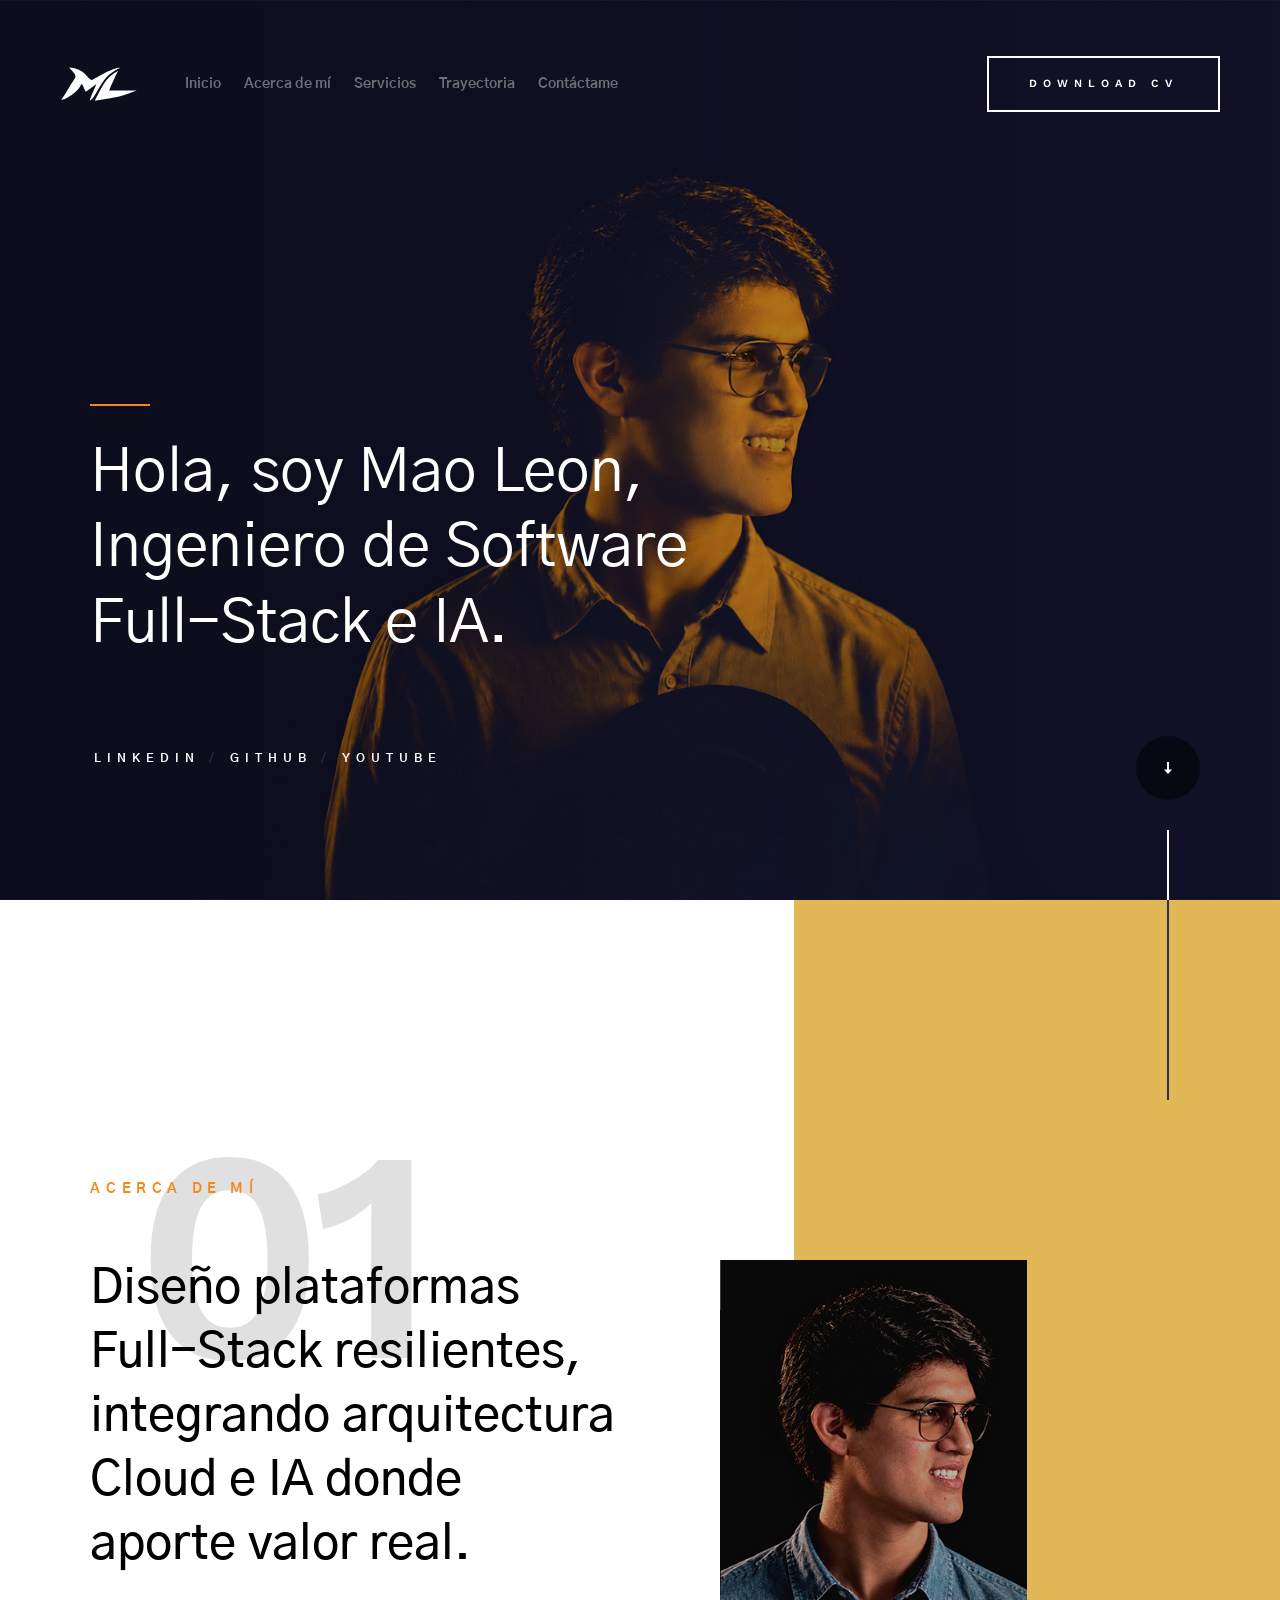
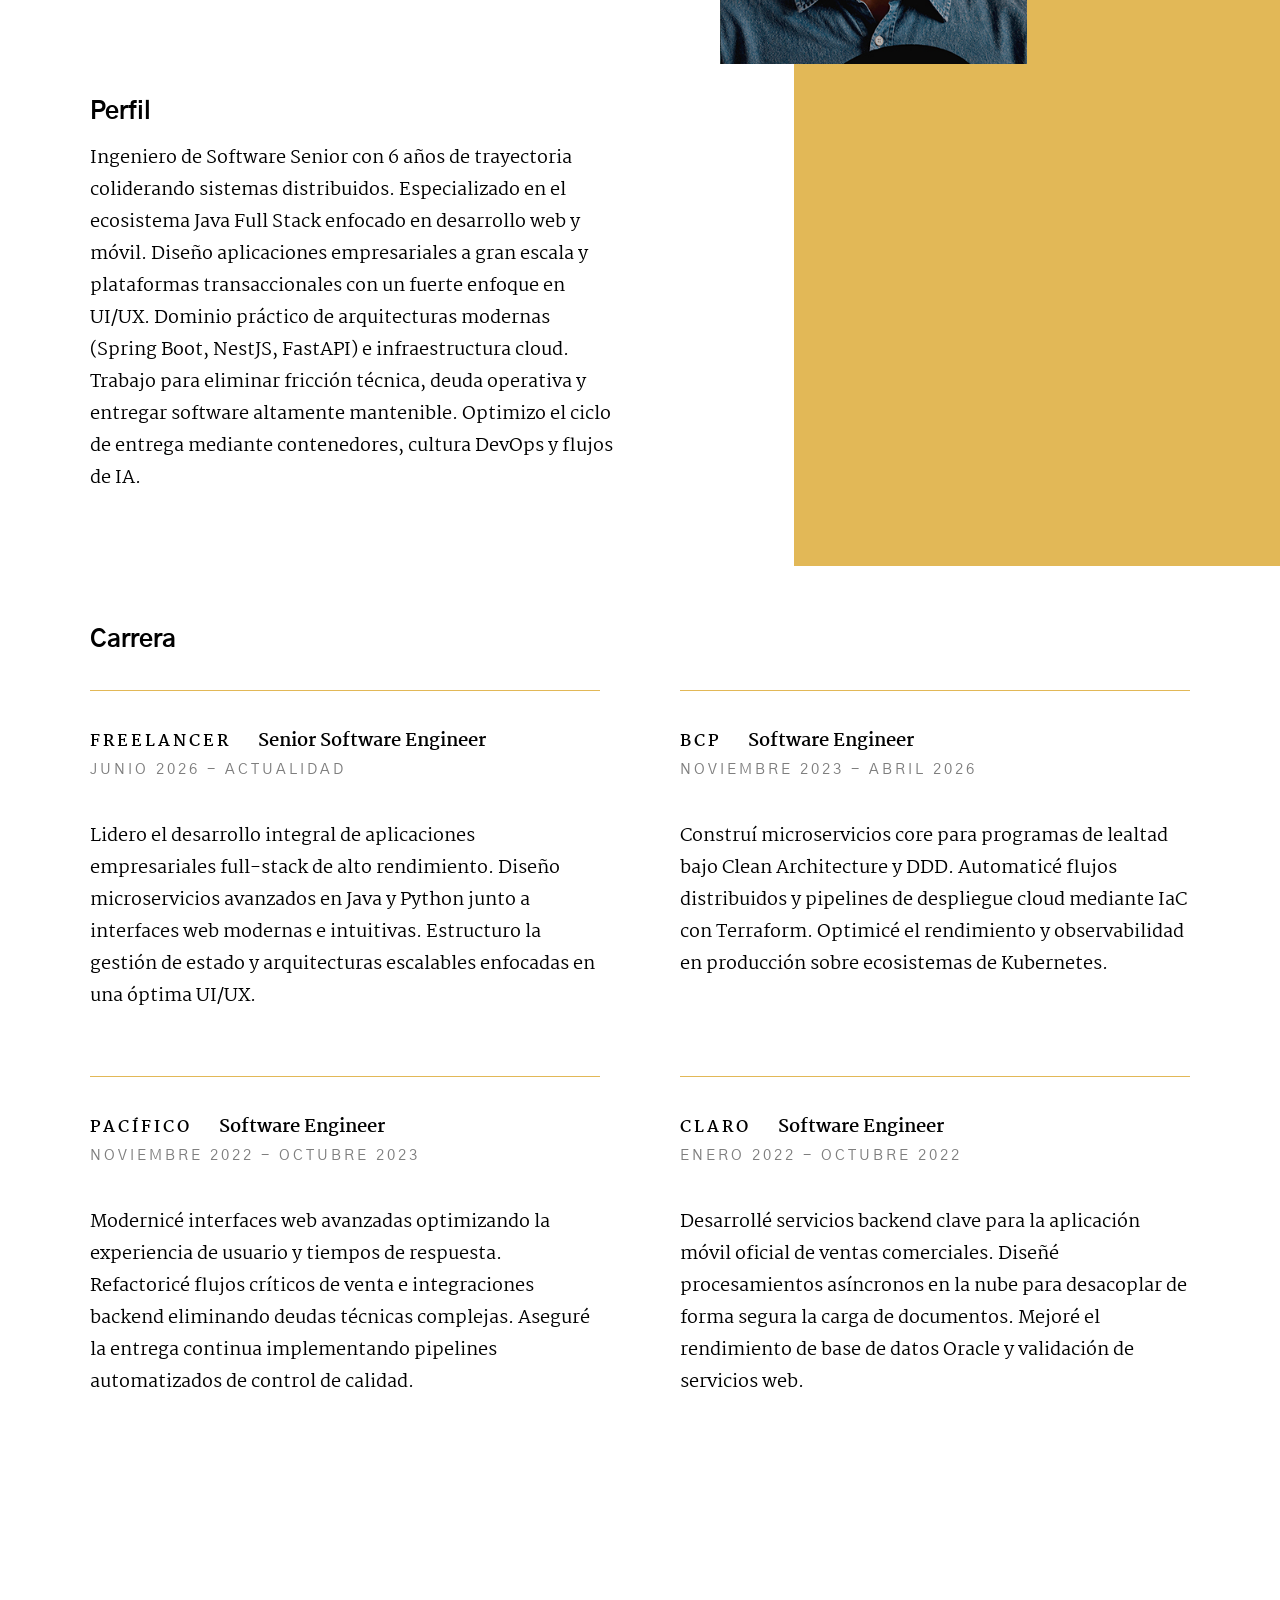
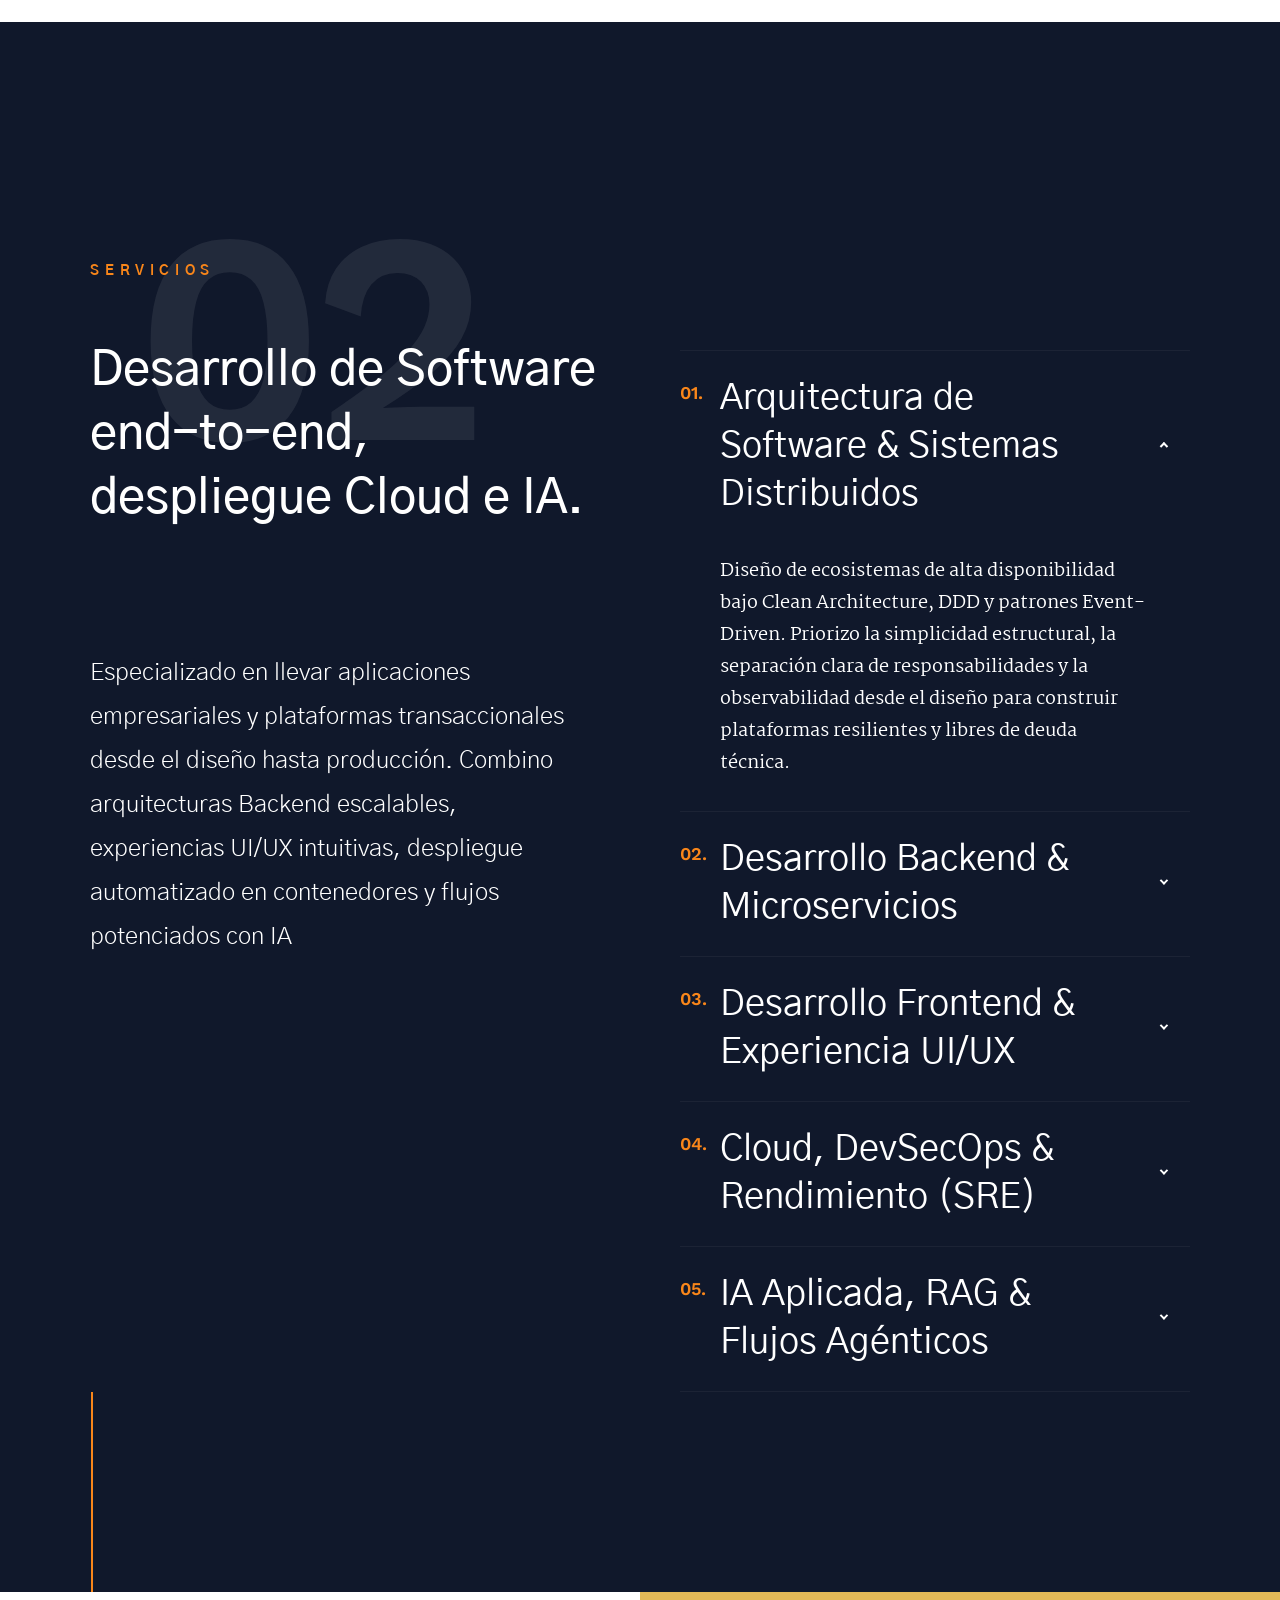
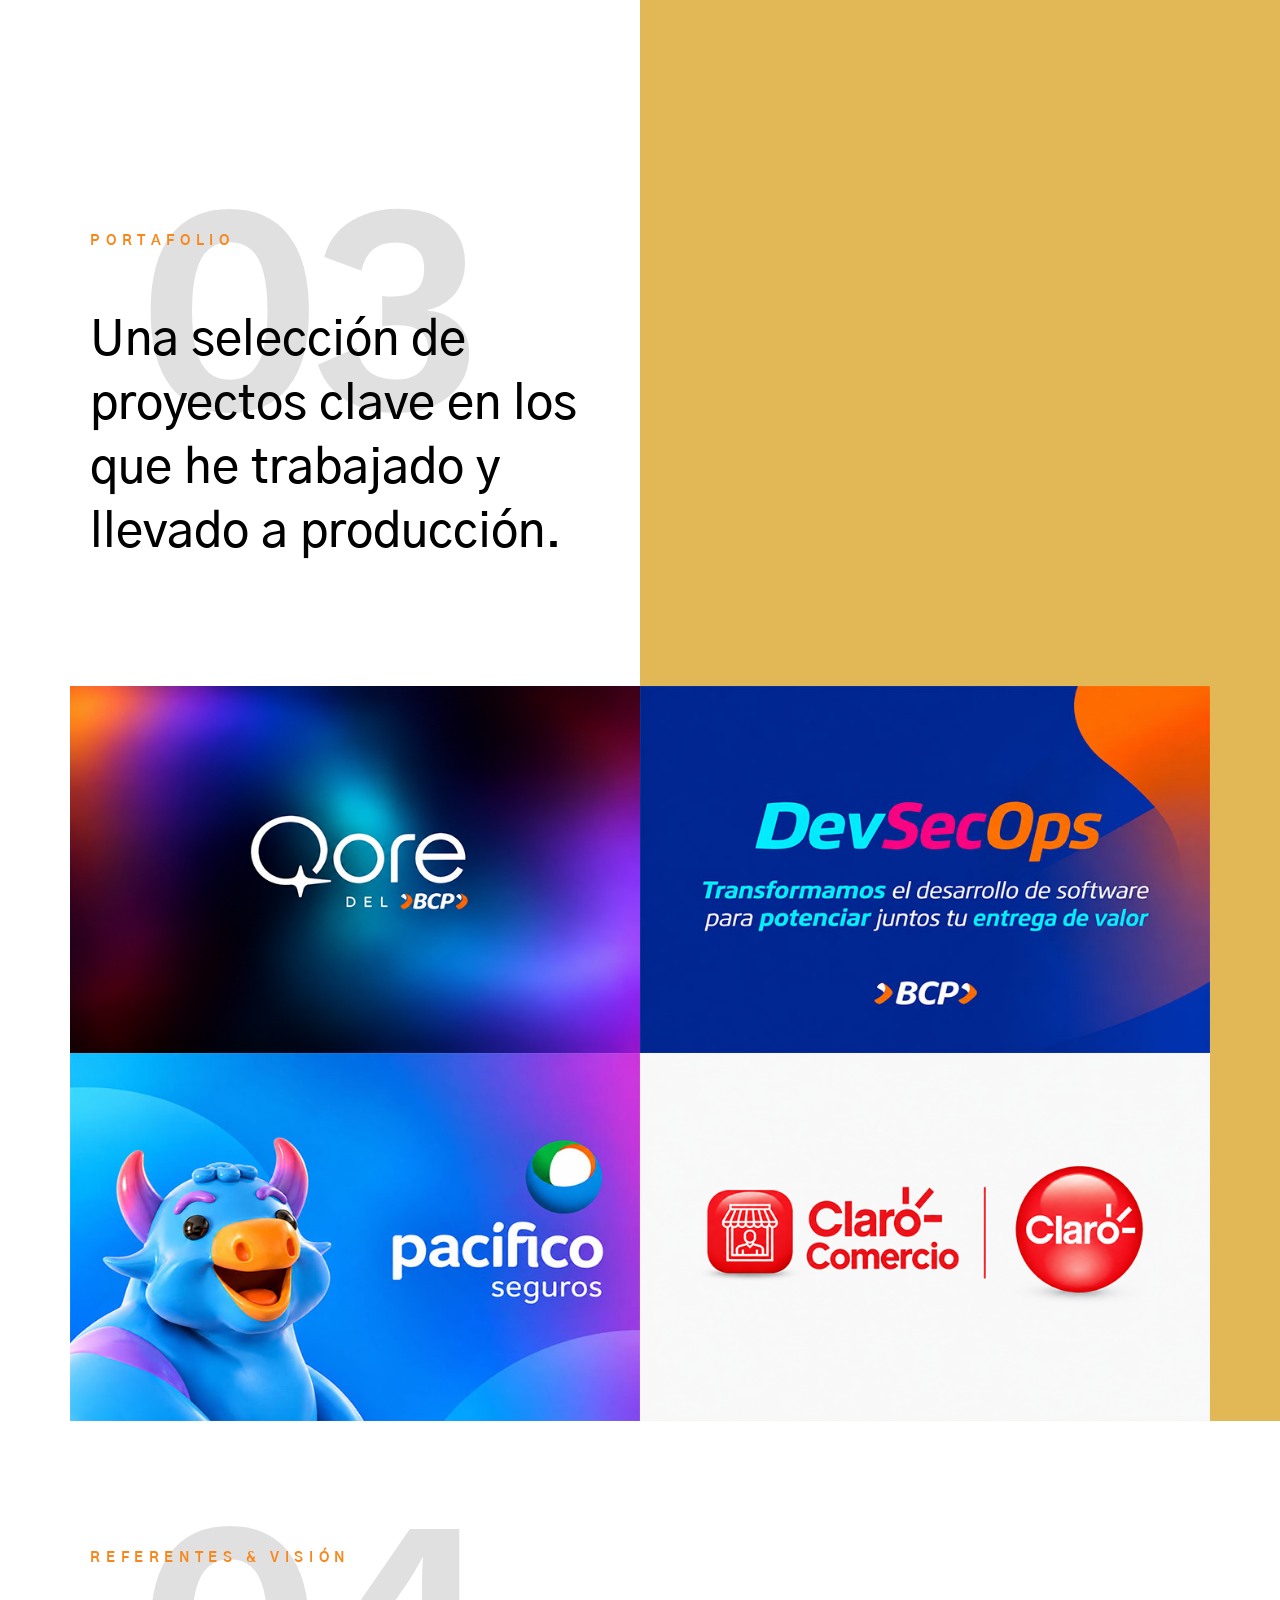
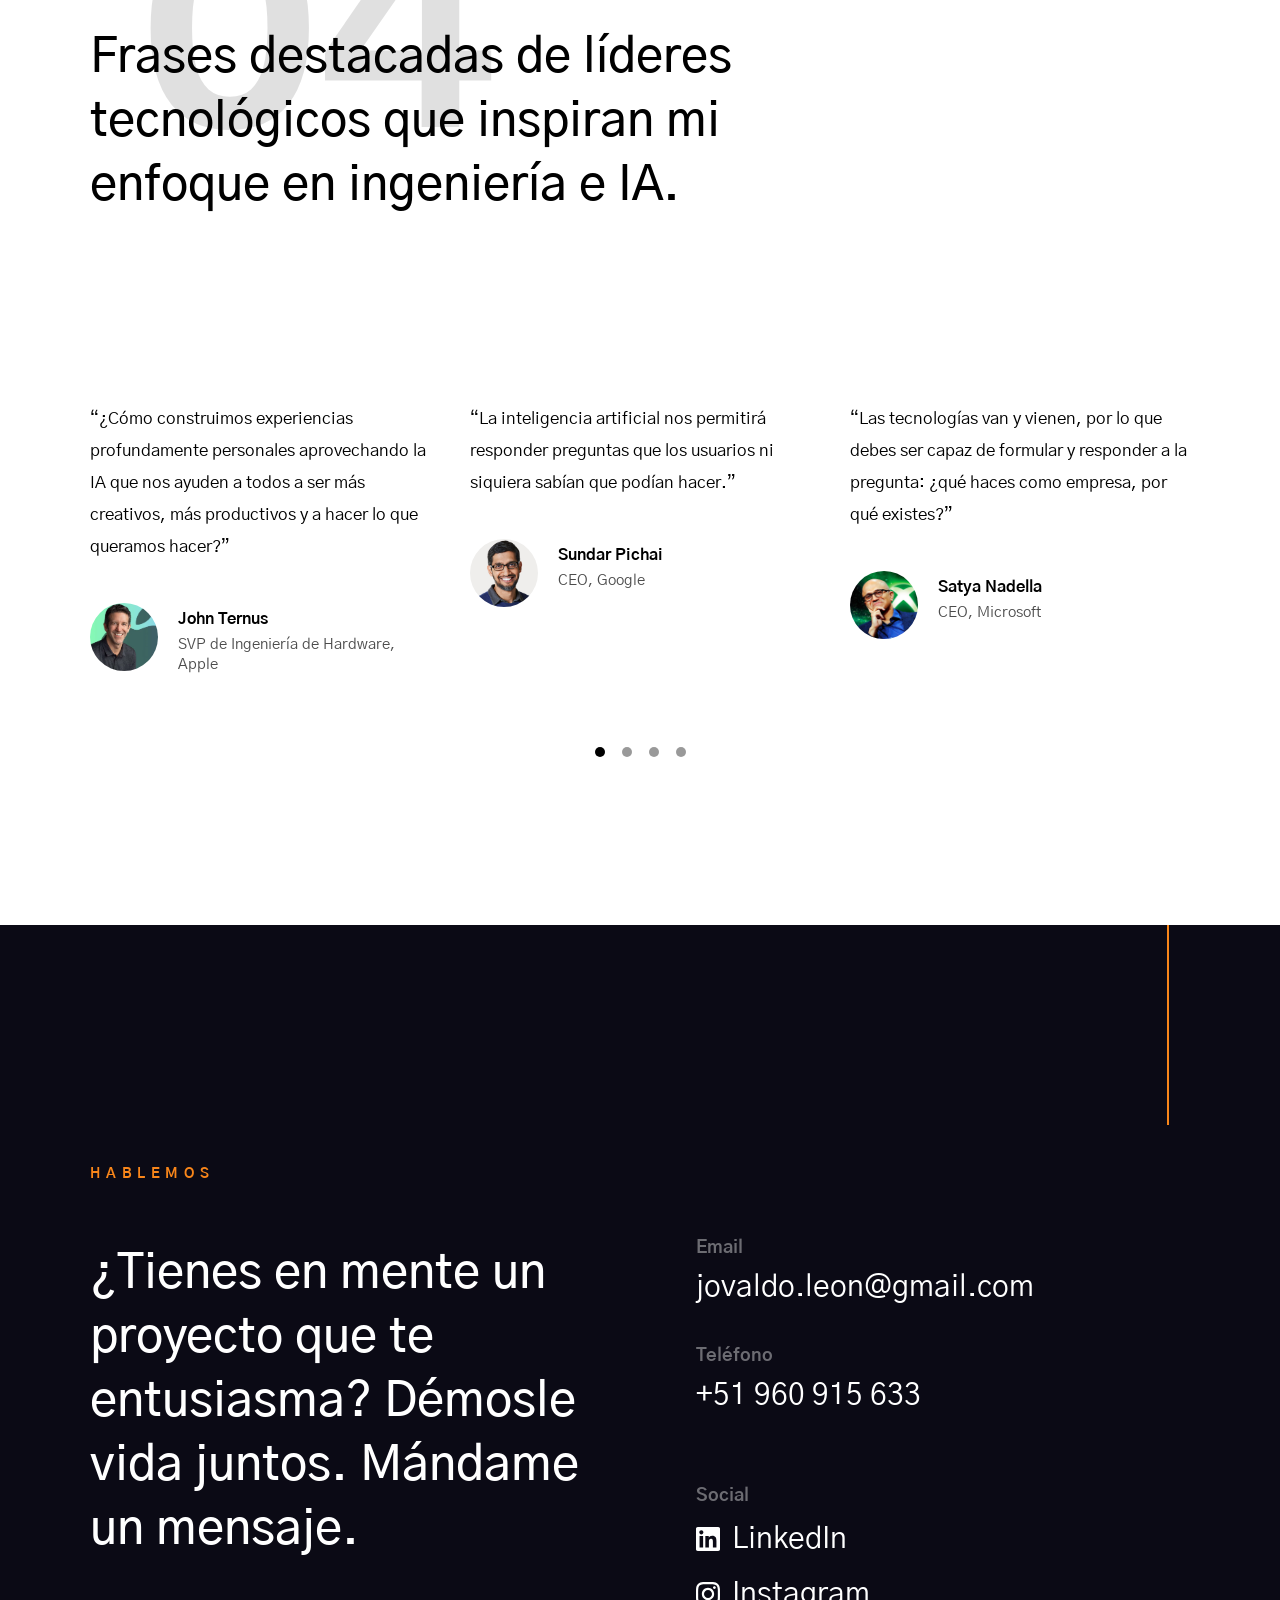
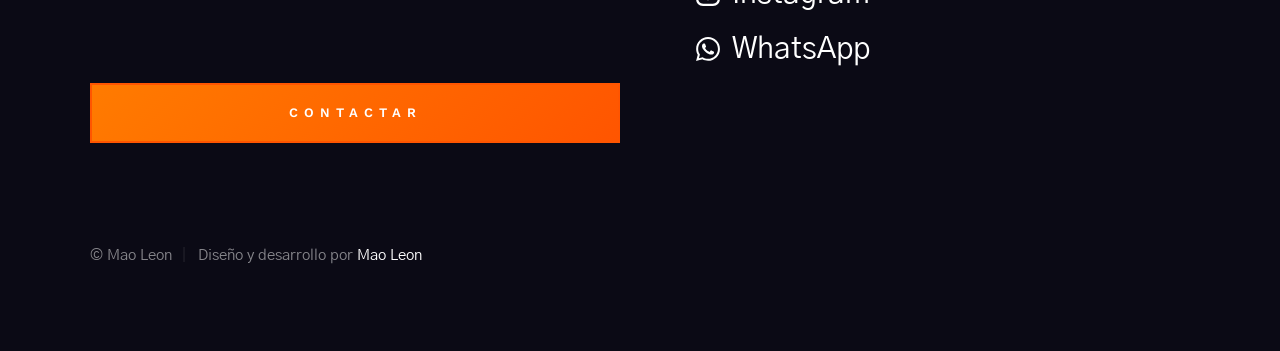
<file: index.html>
<!DOCTYPE html>
<html lang="es">

<head>
  <meta charset="utf-8">
  <meta http-equiv="x-ua-compatible" content="ie=edge">
  <meta name="viewport" content="width=device-width, initial-scale=1">

  <title>Mao Leon | Ingeniero de Software Senior Full-Stack, Cloud &amp; IA</title>
  <meta name="description" content="Portafolio de Mao Leon, Ingeniero de Software Senior Full-Stack e IA con 6 años de experiencia en Java (Spring Boot, Quarkus), Python (FastAPI), React, Angular, DevSecOps (Kubernetes, Terraform) y arquitecturas RAG.">
  <meta name="author" content="Mao Jovaldo Leon Crispin">
  <meta name="robots" content="index, follow, max-snippet:-1, max-image-preview:large, max-video-preview:-1">
  <meta name="theme-color" content="#10182B">
  <link rel="canonical" href="https://mao-leon.github.io/">
  <link rel="alternate" type="text/plain" title="LLMs Context" href="https://mao-leon.github.io/llms.txt">

  <!-- Open Graph / Social Meta -->
  <meta property="og:type" content="profile">
  <meta property="og:locale" content="es_PE">
  <meta property="og:site_name" content="Mao Leon">
  <meta property="og:title" content="Mao Leon | Ingeniero de Software Senior Full-Stack, Cloud &amp; IA">
  <meta property="og:description" content="Diseño plataformas Full-Stack resilientes integrando arquitectura Cloud, DevSecOps e IA aplicada donde aporte valor real.">
  <meta property="og:url" content="https://mao-leon.github.io/">
  <meta property="og:image" content="https://mao-leon.github.io/images/profile-pic@2x.jpg">
  <meta property="og:image:alt" content="Mao Leon — Ingeniero de Software Senior Full-Stack e IA">
  <meta property="profile:first_name" content="Mao Jovaldo">
  <meta property="profile:last_name" content="Leon Crispin">
  <meta property="profile:username" content="Mao-Leon">

  <!-- Twitter / X Card -->
  <meta name="twitter:card" content="summary_large_image">
  <meta name="twitter:title" content="Mao Leon | Ingeniero de Software Senior Full-Stack, Cloud &amp; IA">
  <meta name="twitter:description" content="Portafolio de Mao Leon: Java, Python, React, Angular, Kubernetes, Terraform e IA aplicada (RAG y Agentic Workflows).">
  <meta name="twitter:image" content="https://mao-leon.github.io/images/profile-pic@2x.jpg">

  <!-- CSS
    ================================================== -->
  <link rel="stylesheet" href="css/base.css">
  <link rel="stylesheet" href="css/main.css">
  <link rel="stylesheet" href="css/vendor.css">

  <!-- script
    ================================================== -->
  <script src="js/modernizr.js"></script>

  <!-- favicons
    ================================================== -->
  <link rel="apple-touch-icon" sizes="180x180" href="apple-touch-icon.png">
  <link rel="icon" type="image/png" sizes="32x32" href="favicon-32x32.png">
  <link rel="icon" type="image/png" sizes="16x16" href="favicon-16x16.png">
  <link rel="manifest" href="site.webmanifest">

  <!-- Structured Data / Knowledge Graph (SEO & GEO) -->
  <script type="application/ld+json">
  {
    "@context": "https://schema.org",
    "@graph": [
      {
        "@type": "WebSite",
        "@id": "https://mao-leon.github.io/#website",
        "url": "https://mao-leon.github.io/",
        "name": "Mao Leon — Portafolio",
        "inLanguage": "es"
      },
      {
        "@type": "ProfilePage",
        "@id": "https://mao-leon.github.io/#profilepage",
        "url": "https://mao-leon.github.io/",
        "name": "Mao Leon | Ingeniero de Software Senior Full-Stack, Cloud & IA",
        "isPartOf": { "@id": "https://mao-leon.github.io/#website" },
        "mainEntity": { "@id": "https://mao-leon.github.io/#person" },
        "inLanguage": "es"
      },
      {
        "@type": "Person",
        "@id": "https://mao-leon.github.io/#person",
        "name": "Mao Leon",
        "givenName": "Mao Jovaldo",
        "familyName": "Leon Crispin",
        "alternateName": [
          "Mao Jovaldo Leon Crispin",
          "Mao Leon Crispin",
          "Jovaldo Leon"
        ],
        "jobTitle": "Ingeniero de Software Senior Full-Stack e IA",
        "description": "Ingeniero de Software Senior con 6 años de trayectoria coliderando sistemas distribuidos, ecosistema Java Full-Stack, arquitectura Cloud, DevSecOps e IA aplicada.",
        "url": "https://mao-leon.github.io/",
        "image": "https://mao-leon.github.io/images/profile-pic@2x.jpg",
        "email": "mailto:jovaldo.leon@gmail.com",
        "telephone": "+51960915633",
        "address": {
          "@type": "PostalAddress",
          "addressCountry": "PE"
        },
        "knowsLanguage": ["es", "en"],
        "knowsAbout": [
          "Java", "Spring Boot", "Quarkus", "Python", "FastAPI", "Node.js", "NestJS",
          "TypeScript", "React", "Next.js", "Angular", "RxJS",
          "Clean Architecture", "Domain-Driven Design", "Event-Driven Architecture",
          "Kubernetes", "Docker", "Terraform", "DevSecOps", "Azure", "AWS",
          "Dynatrace", "Grafana", "ELK", "Redis", "Oracle Database",
          "Retrieval-Augmented Generation (RAG)", "Large Language Models", "Agentic Workflows"
        ],
        "alumniOf": [
          { "@type": "Organization", "name": "BCP (Banco de Crédito del Perú)" },
          { "@type": "Organization", "name": "Pacífico Seguros" },
          { "@type": "Organization", "name": "Claro Perú" }
        ],
        "sameAs": [
          "https://www.linkedin.com/in/mao-leon/",
          "https://github.com/Mao-Leon",
          "https://www.youtube.com/channel/UCIbs1nWaDof06giSgJNrxCw",
          "https://www.instagram.com/mao__leon/"
        ]
      },
      {
        "@type": "ItemList",
        "@id": "https://mao-leon.github.io/#portfolio-projects",
        "name": "Proyectos destacados de Mao Leon",
        "itemListElement": [
          {
            "@type": "ListItem",
            "position": 1,
            "item": {
              "@type": "SoftwareApplication",
              "name": "Programa Qore — BCP",
              "applicationCategory": "FinanceApplication",
              "url": "https://www.viabcp.com/qore",
              "author": { "@id": "https://mao-leon.github.io/#person" }
            }
          },
          {
            "@type": "ListItem",
            "position": 2,
            "item": {
              "@type": "SoftwareApplication",
              "name": "One Click Deploy — BCP",
              "applicationCategory": "DeveloperApplication",
              "url": "https://www.viabcp.com/",
              "author": { "@id": "https://mao-leon.github.io/#person" }
            }
          },
          {
            "@type": "ListItem",
            "position": 3,
            "item": {
              "@type": "WebApplication",
              "name": "Somos Corredores — Pacífico",
              "applicationCategory": "BusinessApplication",
              "url": "https://somoscorredores.pacifico.com.pe/",
              "author": { "@id": "https://mao-leon.github.io/#person" }
            }
          },
          {
            "@type": "ListItem",
            "position": 4,
            "item": {
              "@type": "MobileApplication",
              "name": "Claro Comercio — Claro",
              "operatingSystem": "Android",
              "applicationCategory": "BusinessApplication",
              "url": "https://play.google.com/store/apps/details?id=com.claro.clarocomercioapp",
              "author": { "@id": "https://mao-leon.github.io/#person" }
            }
          }
        ]
      }
    ]
  }
  </script>
</head>

<body id="top">


  <!-- preloader
  ================================================== -->
  <div id="preloader">
      <div id="loader" class="dots-fade">
          <div></div>
          <div></div>
          <div></div>
      </div>
  </div>


  <!-- header
  ================================================== -->
  <header class="s-header">

    <div class="header-logo">
      <a href="index.html">
        <img src="logo-ML.svg" alt="Mao Leon">
      </a>
    </div>

    <div class="header-content">

      <nav class="row header-nav-wrap">
        <ul class="header-nav">
          <li><a class="smoothscroll" href="#inicio" title="Inicio">Inicio</a></li>
          <li><a class="smoothscroll" href="#acerca-de-mi" title="Acerca de m&iacute;">Acerca de m&iacute;</a></li>
          <li><a class="smoothscroll" href="#servicios" title="Servicios">Servicios</a></li>
          <li><a class="smoothscroll" href="#trayectoria" title="Trayectoria">Trayectoria</a></li>
          <li><a href="mailto:jovaldo.leon@gmail.com" title="Cont&aacute;ctame">Cont&aacute;ctame</a></li>
        </ul>
      </nav> <!-- end header-nav-wrap -->

      <a href="https://drive.google.com/uc?export=download&confirm=t&id=1r4XRp2z9puy_dV8vkoIIealkSRhk0r9q" class="btn btn--stroke btn--small btn-water-blob btn-water-blob--cv">
        <canvas class="btn-water-blob__canvas"></canvas>
        <span class="btn-water-blob__label">Download CV</span>
      </a>

    </div> <!-- end header-content -->

    <a class="header-menu-toggle" href="#0"><span>Menu</span></a>

  </header>


  <!-- inicio
  ================================================== -->
  <section id="inicio" class="s-inicio target-section" data-parallax="scroll" data-image-src="images/inicio-bg-3000.jpg"
    data-natural-width=3000 data-natural-height=2000 data-position-y=center>

    <div class="row inicio-content">

      <div class="column large-full">

        <h1>
          Hola, soy Mao Leon,  <br>
          Ingeniero de Software  <br>
          Full-Stack e IA. <br>
        </h1>

        <ul class="inicio-social">
          <li>
            <a href="https://www.linkedin.com/in/mao-leon" target="_blank" rel="noopener noreferrer" title="LinkedIn de Mao Leon">LinkedIn</a>
          </li>
          <li>
            <a href="https://github.com/Mao-Leon" target="_blank" rel="noopener noreferrer" title="GitHub de Mao Leon">GitHub</a>
          </li>
          <li>
            <a href="https://www.youtube.com/channel/UCIbs1nWaDof06giSgJNrxCw" target="_blank" rel="noopener noreferrer" title="YouTube de Mao Leon">YouTube</a>
          </li>
        </ul> <!-- end inicio-social -->

      </div>

    </div> <!-- end inicio-content -->

    <div class="inicio-scroll">
      <a href="#acerca-de-mi" class="scroll-link smoothscroll" aria-label="Ir a la sección Acerca de mí">
        <svg xmlns="http://www.w3.org/2000/svg" width="24" height="24" viewBox="0 0 24 24" aria-hidden="true">
          <path d="M12 24l-8-9h6v-15h4v15h6z" />
        </svg>
      </a>
    </div> <!-- end inicio-scroll -->

  </section>


  <!-- about
    ================================================== -->
  <section id="acerca-de-mi" class="s-about target-section">

    <div class="s-about__section s-about__section--profile">

      <div class="right-vert-line"></div>

      <div class="row">
        <div class="column large-6 medium-8 tab-full">

          <div class="section-intro" data-num="01" data-aos="fade-up">
            <h3 class="subhead">Acerca de m&iacute;</h3>
            <h2 class="display-1">Diseño plataformas Full-Stack resilientes, 
                integrando arquitectura Cloud e IA donde aporte valor real.</h2>
          </div>

          <div class="profile-pic" data-aos="fade-up">
            <img src="images/profile-pic.jpg" srcset="images/profile-pic.jpg 1x, images/profile-pic@2x.jpg 2x" alt="Mao Leon, Ingeniero de Software Senior Full-Stack e IA">
          </div>

          <h3 data-aos="fade-up">Perfil</h3>

          <p data-aos="fade-up">
            Ingeniero de Software Senior con 6 años de trayectoria coliderando sistemas distribuidos.
            Especializado en el ecosistema Java Full Stack enfocado en desarrollo web y móvil.
            Diseño aplicaciones empresariales a gran escala y plataformas transaccionales con un fuerte enfoque en UI/UX.
            Dominio práctico de arquitecturas modernas (Spring Boot, NestJS, FastAPI) e infraestructura cloud.
            Trabajo para eliminar fricción técnica, deuda operativa y entregar software altamente mantenible.
            Optimizo el ciclo de entrega mediante contenedores, cultura DevOps y flujos de IA.
          </p>


        </div>
      </div>

    </div> <!-- end s-about__section--profile -->

    <div class="s-about__section">
      <div class="row">
        <div class="column">
          <h3 data-aos="fade-up">Carrera</h3>
        </div>
      </div>
    
      <div class="row block-large-1-2 block-900-full work-positions">
        <div class="column" data-aos="fade-up">
          <div class="position">
            <div class="position__header">
              <h6>
                <span class="position__co">Freelancer</span>
                <span class="position__pos">Senior Software Engineer</span>
              </h6>
              <div class="position__timeframe">Junio 2026 - Actualidad</div>
            </div>
    
            <p>
              Lidero el desarrollo integral de aplicaciones empresariales full-stack
              de alto rendimiento. Diseño microservicios avanzados en Java y Python
              junto a interfaces web modernas e intuitivas. Estructuro la gestión de
              estado y arquitecturas escalables enfocadas en una óptima UI/UX.
            </p>
          </div>
        </div>
        <!-- end column -->
    
        <div class="column" data-aos="fade-up">
          <div class="position">
            <div class="position__header">
              <h6>
                <span class="position__co">BCP</span>
                <span class="position__pos"
                  >Software Engineer</span
                >
              </h6>
              <div class="position__timeframe">Noviembre 2023 - Abril 2026</div>
            </div>
    
            <p>
              Construí microservicios core para programas de lealtad bajo Clean
              Architecture y DDD. Automaticé flujos distribuidos y pipelines de
              despliegue cloud mediante IaC con Terraform. Optimicé el rendimiento y
              observabilidad en producción sobre ecosistemas de Kubernetes.
            </p>
          </div>
        </div>
        <!-- end column -->
    
        <div class="column" data-aos="fade-up">
          <div class="position">
            <div class="position__header">
              <h6>
                <span class="position__co">Pacífico</span>
                <span class="position__pos">Software Engineer</span>
              </h6>
              <div class="position__timeframe">Noviembre 2022 - Octubre 2023</div>
            </div>
    
            <p>
              Modernicé interfaces web avanzadas optimizando la experiencia de
              usuario y tiempos de respuesta. Refactoricé flujos críticos de venta e
              integraciones backend eliminando deudas técnicas complejas. Aseguré la
              entrega continua implementando pipelines automatizados de control de
              calidad.
            </p>
          </div>
        </div>
        <!-- end column -->
    
        <div class="column" data-aos="fade-up">
          <div class="position">
            <div class="position__header">
              <h6>
                <span class="position__co">Claro</span>
                <span class="position__pos">Software Engineer</span>
              </h6>
              <div class="position__timeframe">Enero 2022 - Octubre 2022</div>
            </div>
    
            <p>
              Desarrollé servicios backend clave para la aplicación móvil oficial de
              ventas comerciales. Diseñé procesamientos asíncronos en la nube para
              desacoplar de forma segura la carga de documentos. Mejoré el
              rendimiento de base de datos Oracle y validación de servicios web.
            </p>
          </div>
        </div>
        <!-- end column -->
      </div>
      <!-- work positions -->
    </div>
    <!-- end s-about__section -->

  </section> <!-- end s-about -->


  <!-- services
  ================================================== -->
  <section id="servicios" class="s-services target-section h-dark-bg">
      
      <div class="row s-services__content">

          <div class="vert-line"></div>

          <div class="column large-6 s-services__leftcol">
              <div class="section-intro" data-num="02" data-aos="fade-up">
                  <h3 class="subhead">Servicios</h3>

                  <h2 class="display-1">
                  Desarrollo de Software end-to-end, despliegue Cloud e IA.
                  </h2>
              </div>

              <p class="lead" data-aos="fade-up">
              Especializado en llevar aplicaciones empresariales y plataformas transaccionales 
              desde el diseño hasta producción. Combino arquitecturas Backend escalables, 
              experiencias UI/UX intuitivas, despliegue automatizado en contenedores 
              y flujos potenciados con IA
              </p>
          </div> <!-- end  s-services--leftcol -->

                    <div class="column large-6">
              <ul class="services-list" data-aos="fade-up">
                  <li class="services-list__item is-active">
                      <div class="services-list__item-header">
                          <h5>Arquitectura de Software & Sistemas Distribuidos</h5>
                      </div>
                      <div class="services-list__item-body">
                          <p>
                          Diseño de ecosistemas de alta disponibilidad bajo Clean Architecture, DDD 
                          y patrones Event-Driven. Priorizo la simplicidad estructural, la separación 
                          clara de responsabilidades y la observabilidad desde el diseño para construir 
                          plataformas resilientes y libres de deuda técnica.
                          </p>
                      </div>
                  </li> <!-- services-list__item -->
                  <li class="services-list__item">
                      <div class="services-list__item-header">
                          <h5>Desarrollo Backend & Microservicios</h5>
                      </div>
                      <div class="services-list__item-body">
                          <p>
                          Construcción de APIs REST y servicios transaccionales de alta demanda con Java 
                          (Spring Boot, Quarkus), Python (FastAPI) y Node.js (NestJS). Resuelvo procesamiento 
                          asíncrono e integración segura con bases de datos SQL, NoSQL y caché distribuido (Redis).
                          </p>
                      </div>
                  </li> <!-- services-list__item -->
                  <li class="services-list__item">
                      <div class="services-list__item-header">
                          <h5>Desarrollo Frontend & Experiencia UI/UX</h5>
                      </div>
                      <div class="services-list__item-body">
                          <p>
                          Implementación de aplicaciones web modernas, portales corporativos y paneles 
                          administrativos con React (Next.js, Vite) y Angular (TypeScript, RxJS). Estructuro 
                          interfaces rápidas con gestión de estado predecible, componentes reutilizables y 
                          tiempos de respuesta optimizados.
                          </p>
                      </div>
                  </li> <!-- services-list__item -->
                  <li class="services-list__item">
                      <div class="services-list__item-header">
                          <h5>Cloud, DevSecOps & Rendimiento (SRE)</h5>
                      </div>
                      <div class="services-list__item-body">
                          <p>
                          Automatización de pipelines CI/CD e infraestructura como código (Terraform) en 
                          Azure y AWS con Docker y Kubernetes (AKS). Ejecuto tuning de memoria/JVM para 
                          reducir latencia y monitoreo continuo en producción mediante Dynatrace, Grafana y ELK.
                          </p>
                      </div>
                  </li> <!-- services-list__item -->
                  <li class="services-list__item">
                      <div class="services-list__item-header">
                          <h5>IA Aplicada, RAG & Flujos Agénticos</h5>
                      </div>
                      <div class="services-list__item-body">
                          <p>
                          Implementación de arquitecturas RAG, búsqueda semántica sobre bases vectoriales 
                          e integración de LLMs en sistemas empresariales. Diseño flujos agénticos (Agentic Workflows) 
                          y pipelines de automatización inteligente enfocados en resolver casos de uso reales en producción.
                          </p>
                      </div>
                  </li> <!-- services-list__item -->
              </ul> <!-- end services-list -->
          </div>


      </div> <!-- s-services__content -->

  </section> <!-- end s-services -->


  <!-- portfolio
  ================================================== -->
  <section id="trayectoria" class="s-portfolio target-section">

      <div class="row s-portfolio__header">
          <div class="column large-6 medium-8 tab-full">
              <div class="section-intro" data-num="03" data-aos="fade-up">
                  <h3 class="subhead">Portafolio</h3>
                  <h2 class="display-1">
                      Una selección de proyectos clave en los que he trabajado y llevado a producción.
                  </h2>
              </div>
          </div>
      </div> <!-- s-porfolio__header -->

      <div class="row s-porfolio__list block-large-1-2 block-tab-full collapse">

          <div class="column" data-aos="fade-up">
              <div class="folio-item">
                  <div class="folio-item__thumb">
                      <a class="folio-item__thumb-link" href="images/portfolio/gallery/g-tarjeta-qore.jpg" title="Programa de Lealtad Qore — BCP" data-size="1050x700">
                          <img src="images/portfolio/tarjeta-qore.jpg" 
                               srcset="images/portfolio/tarjeta-qore.jpg 1x, images/portfolio/tarjeta-qore@2x.jpg 2x" alt="Programa de Lealtad Qore BCP">
                      </a>
                  </div>
                  <div class="folio-item__info">
                      <div class="folio-item__cat">Arquitectura Backend &amp; SRE</div>
                      <h4 class="folio-item__title">Programa Qore — BCP</h4>
                  </div>
                  <a href="https://www.viabcp.com/qore" target="_blank" rel="noopener noreferrer" title="Ver plataforma Qore" class="folio-item__project-link">Ver plataforma</a>
                  <div class="folio-item__caption">
                      <p>Construcción de los microservicios core del programa de lealtad y acumulación/canje de puntos del BCP en Java (Quarkus, Spring Boot) bajo Clean Architecture y DDD. Ejecución de tuning de memoria/JVM en AKS, estrategias de caché y monitoreo en producción con Dynatrace, Grafana y ELK.</p>
                  </div>
              </div>
          </div> <!-- end column -->

          <div class="column" data-aos="fade-up">
              <div class="folio-item">
                  <div class="folio-item__thumb">
                      <a class="folio-item__thumb-link" href="images/portfolio/gallery/g-devsecops.jpg" title="One Click Deploy (OCD) — BCP" data-size="1050x700">
                          <img src="images/portfolio/devsecops.jpg" 
                               srcset="images/portfolio/devsecops.jpg 1x, images/portfolio/devsecops@2x.jpg 2x" alt="One Click Deploy DevSecOps BCP">
                      </a>
                  </div>
                  <div class="folio-item__info">
                      <div class="folio-item__cat">Cloud, DevSecOps &amp; IaC</div>
                      <h4 class="folio-item__title">One Click Deploy — BCP</h4>
                  </div>
                  <a href="https://www.viabcp.com/" target="_blank" rel="noopener noreferrer" title="Ver ecosistema BCP" class="folio-item__project-link">Ver ecosistema</a>
                  <div class="folio-item__caption">
                      <p>Desarrollo del flujo CI/CD de despliegue automatizado dentro del equipo de DevSecOps del BCP. Integración de pipelines en Jenkins, aprovisionamiento de infraestructura como código en Azure con Terraform y automatizaciones operativas (Jira) en Python y Node.js mediante Azure Functions.</p>
                  </div>
              </div>
          </div> <!-- end column -->

          <div class="column" data-aos="fade-up">
              <div class="folio-item">
                  <div class="folio-item__thumb">
                      <a class="folio-item__thumb-link" href="images/portfolio/gallery/g-pacifico-seguros.jpg" title="Somos Corredores — Pacífico Seguros" data-size="1050x700">
                          <img src="images/portfolio/pacifico-seguros.jpg" 
                               srcset="images/portfolio/pacifico-seguros.jpg 1x, images/portfolio/pacifico-seguros@2x.jpg 2x" alt="Portal Somos Corredores Pacífico Seguros">
                      </a>
                  </div>
                  <div class="folio-item__info">
                      <div class="folio-item__cat">Full-Stack &amp; Modernización</div>
                      <h4 class="folio-item__title">Somos Corredores — Pacífico</h4>
                  </div>
                  <a href="https://somoscorredores.pacifico.com.pe/" target="_blank" rel="noopener noreferrer" title="Visitar portal Somos Corredores" class="folio-item__project-link">Ver portal</a>
                  <div class="folio-item__caption">
                      <p>Refactorización de flujos críticos de emisión y venta digital sobre Liferay y Spring MVC, junto con interfaces para gestión de carteras de corredores en React, TypeScript y Redux Toolkit. Automatización de entrega continua con Jenkins, JFrog Artifactory y control de calidad en SonarQube.</p>
                  </div>
              </div>
          </div> <!-- end column -->

          <div class="column" data-aos="fade-up">
              <div class="folio-item">
                  <div class="folio-item__thumb">
                      <a class="folio-item__thumb-link" href="images/portfolio/gallery/g-claro-comercio.jpg" title="Claro Comercio — Claro Perú" data-size="1050x700">
                          <img src="images/portfolio/claro-comercio.jpg" 
                               srcset="images/portfolio/claro-comercio.jpg 1x, images/portfolio/claro-comercio@2x.jpg 2x" alt="App Claro Comercio en Google Play">
                      </a>
                  </div>
                  <div class="folio-item__info">
                      <div class="folio-item__cat">Backend Core &amp; Cloud AWS</div>
                      <h4 class="folio-item__title">Claro Comercio — Claro</h4>
                  </div>
                  <a href="https://play.google.com/store/apps/details?id=com.claro.clarocomercioapp" target="_blank" rel="noopener noreferrer" title="Ver app en Google Play" class="folio-item__project-link">Ver en Google Play</a>
                  <div class="folio-item__caption">
                      <p>Desarrollo de servicios backend en Java (Spring Boot) para la app móvil de fuerza de ventas, integrando validación biométrica en el alta de vendedores y registro de comercios. Implementación de procesamiento asíncrono en AWS (S3, SQS) con Node.js y optimización de consultas en Oracle.</p>
                  </div>
              </div>
          </div> <!-- end column -->

      </div> <!-- folio-list -->

  </section> <!-- end portfolio -->



  <!-- testimonials / referentes
  ================================================== -->
  <section id="referentes" class="s-testimonials">

      <div class="row s-testimonials__header">
          <div class="column large-8 medium-10 tab-full">
              <div class="section-intro" data-num="04" data-aos="fade-up">
                  <h3 class="subhead">Referentes &amp; Visión</h3>
                  <h2 class="display-1">
                      Frases destacadas de líderes tecnológicos que inspiran mi enfoque en ingeniería e IA.
                  </h2>
              </div>
          </div>
      </div>

      <div class="row collapse">

          <div class="column large-full">

              <div class="testimonial-slider" data-aos="fade-up">

                  <div class="testimonial-slider__slide">
                      <p>
                      “¿Cómo construimos experiencias profundamente personales aprovechando 
                      la IA que nos ayuden a todos a ser más creativos, 
                      más productivos y a hacer lo que queramos hacer?”
                      </p>
                      <div class="testimonial-slider__author">
                          <img src="images/avatars/user-02.jpg" alt="John Ternus" class="testimonial-slider__avatar">
                          <cite class="testimonial-slider__cite">
                              <strong>John Ternus</strong>
                              <span>SVP de Ingeniería de Hardware, Apple</span>
                          </cite>
                      </div>
                  </div> <!-- end testimonials__slide -->
      
                  <div class="testimonial-slider__slide">
                      <p>
                      “La inteligencia artificial nos permitirá responder 
                      preguntas que los usuarios ni siquiera sabían que podían hacer.”
                      </p>
                      <div class="testimonial-slider__author">
                          <img src="images/avatars/user-01.jpg" alt="Sundar Pichai" class="testimonial-slider__avatar">
                          <cite class="testimonial-slider__cite">
                              <strong>Sundar Pichai</strong>
                              <span>CEO, Google</span>
                          </cite>
                      </div>
                  </div> <!-- end testimonials__slide -->
      
                  <div class="testimonial-slider__slide">
                      <p>
                      “Las tecnologías van y vienen, por lo que debes ser capaz de formular 
                      y responder a la pregunta: ¿qué haces como empresa, por qué existes?”
                      </p>
                      <div class="testimonial-slider__author">
                          <img src="images/avatars/user-04.jpg" alt="Author image" class="testimonial-slider__avatar">
                          <cite class="testimonial-slider__cite">
                              <strong>Satya Nadella</strong>
                              <span>CEO, Microsoft</span>
                          </cite>
                      </div>
                  </div> <!-- end testimonials__slide -->
      
                  <div class="testimonial-slider__slide">
                      <p>
                      “La invención es, por su propia naturaleza, 
                      disruptiva. Si quieres que te entiendan siempre, 
                      entonces no hagas nada nuevo.”
                      </p>
                      <div class="testimonial-slider__author">
                          <img src="images/avatars/user-05.jpg" alt="Author image" class="testimonial-slider__avatar">
                          <cite class="testimonial-slider__cite">
                              <strong>Jeff Bezos</strong>
                              <span>Fundador, Amazon</span>
                          </cite>
                      </div>
                  </div> <!-- end testimonials__slide -->

              </div> <!-- end testimonial slider -->
              
          </div> <!-- end column -->

      </div> <!-- end row -->

  </section> <!-- end s-testimonials -->


  <!-- footer
  ================================================== -->
  <footer class="s-footer h-dark-bg">
      
      <div class="right-vert-line"></div>

      <div class="row s-footer__main">
          <div class="column large-6">
              <div class="section-intro" data-aos="fade-up">
                  <h3 class="subhead">Hablemos</h3>

                  <h2 class="display-1">
                  ¿Tienes en mente un proyecto que te entusiasma? 
                  Démosle vida juntos. Mándame un mensaje.
                  </h2>
              </div>

              <div class="footer-email-us">
                  <a href="https://wa.me/51960915633/?text=Hola%20Mao%20Leon%2C%20vi%20tu%20perfil%20y%20me%20gustar%C3%ADa%20conversar%20contigo%20sobre%20una%20oportunidad%20de%20colaboraci%C3%B3n%20o%20proyecto." class="btn btn--primary h-full-width btn-water-blob btn-water-blob--contact">
                      <canvas class="btn-water-blob__canvas"></canvas>
                      <span class="btn-water-blob__label">Contactar</span>
                  </a>
              </div>
          </div>

          <div class="column large-5">
              <div class="footer-contacts">
                  <div class="footer-contact-block" data-aos="fade-up">
                      <h5 class="footer-contact-block__header">
                          Email
                      </h5>
                      <p class="footer-contact-block__content">
                          <a href="mailto:jovaldo.leon@gmail.com">jovaldo.leon@gmail.com</a>
                      </p>
                  </div> <!-- end footer-contact-block -->
                  <div class="footer-contact-block" data-aos="fade-up">
                      <h5 class="footer-contact-block__header">
                          Teléfono
                      </h5>
                      <p class="footer-contact-block__content">
                          <a href="tel:+51960915633">+51 960 915 633</a>
                      </p>
                  </div> <!-- end footer-contact-block -->
                  <br>
                  <div class="footer-contact-block" data-aos="fade-up">
                      <h5 class="footer-contact-block__header">
                          Social
                      </h5>
                      <ul class="footer-contact-block__list">
                          <li>
                              <a href="https://www.linkedin.com/in/mao-leon/" class="social-link social-link--linkedin" target="_blank" rel="noopener noreferrer">
                                  <svg class="social-icon" xmlns="http://www.w3.org/2000/svg" width="24" height="24" viewBox="0 0 24 24" aria-hidden="true">
                                      <path d="M20.447 20.452h-3.554v-5.569c0-1.328-.027-3.037-1.852-3.037-1.853 0-2.136 1.445-2.136 2.939v5.667H9.351V9h3.414v1.561h.046c.477-.9 1.637-1.85 3.37-1.85 3.601 0 4.267 2.37 4.267 5.455v6.286zM5.337 7.433c-1.144 0-2.063-.926-2.063-2.065 0-1.138.92-2.063 2.063-2.063 1.14 0 2.064.925 2.064 2.063 0 1.139-.925 2.065-2.064 2.065zm1.782 13.019H3.555V9h3.564v11.452zM22.225 0H1.771C.792 0 0 .774 0 1.729v20.542C0 23.227.792 24 1.771 24h20.451C23.2 24 24 23.227 24 22.271V1.729C24 .774 23.2 0 22.222 0h.003z"/>
                                  </svg>
                                  <span>LinkedIn</span>
                              </a>
                          </li>
                          <li>
                              <a href="https://www.instagram.com/mao__leon/" class="social-link social-link--instagram" target="_blank" rel="noopener noreferrer">
                                  <svg class="social-icon" xmlns="http://www.w3.org/2000/svg" width="24" height="24" viewBox="0 0 24 24" aria-hidden="true">
                                      <defs>
                                          <linearGradient id="instagram-gradient" x1="0%" y1="100%" x2="100%" y2="0%">
                                              <stop offset="0%" stop-color="#fa7e1e"/>
                                              <stop offset="35%" stop-color="#d62976"/>
                                              <stop offset="70%" stop-color="#962fbf"/>
                                              <stop offset="100%" stop-color="#4f5bd5"/>
                                          </linearGradient>
                                      </defs>
                                      <path d="M12 2.163c3.204 0 3.584.012 4.85.07 3.252.148 4.771 1.691 4.919 4.919.058 1.265.069 1.645.069 4.849 0 3.205-.012 3.584-.069 4.849-.149 3.225-1.664 4.771-4.919 4.919-1.266.058-1.644.07-4.85.07-3.204 0-3.584-.012-4.849-.07-3.26-.149-4.771-1.699-4.919-4.92-.058-1.265-.07-1.644-.07-4.849 0-3.204.013-3.583.07-4.849.149-3.227 1.664-4.771 4.919-4.919 1.266-.057 1.645-.069 4.849-.069zm0-2.163c-3.259 0-3.667.014-4.947.072-4.358.2-6.78 2.618-6.98 6.98-.059 1.281-.073 1.689-.073 4.948 0 3.259.014 3.668.072 4.948.2 4.358 2.618 6.78 6.98 6.98 1.281.058 1.689.072 4.948.072 3.259 0 3.668-.014 4.948-.072 4.354-.2 6.782-2.618 6.979-6.98.059-1.28.073-1.689.073-4.948 0-3.259-.014-3.667-.072-4.947-.196-4.354-2.617-6.78-6.979-6.98-1.281-.059-1.69-.073-4.949-.073zm0 5.838c-3.403 0-6.162 2.759-6.162 6.162s2.759 6.163 6.162 6.163 6.162-2.759 6.162-6.163c0-3.403-2.759-6.162-6.162-6.162zm0 10.162c-2.209 0-4-1.79-4-4 0-2.209 1.791-4 4-4s4 1.791 4 4c0 2.21-1.791 4-4 4zm6.406-11.845c-.796 0-1.441.645-1.441 1.44s.645 1.44 1.441 1.44c.795 0 1.439-.645 1.439-1.44s-.644-1.44-1.439-1.44z"/>
                                  </svg>
                                  <span>Instagram</span>
                              </a>
                          </li>
                          <li>
                              <a href="https://wa.me/51960915633" class="social-link social-link--whatsapp" target="_blank" rel="noopener noreferrer">
                                  <svg class="social-icon" xmlns="http://www.w3.org/2000/svg" width="24" height="24" viewBox="0 0 24 24" aria-hidden="true">
                                      <path d="M.057 24l1.687-6.163c-1.041-1.804-1.588-3.849-1.587-5.946.003-6.556 5.338-11.891 11.893-11.891 3.181.001 6.167 1.24 8.413 3.488 2.245 2.248 3.481 5.236 3.48 8.414-.003 6.557-5.338 11.892-11.893 11.892-1.99-.001-3.951-.5-5.688-1.448l-6.305 1.654zm6.597-3.807c1.676.995 3.276 1.591 5.392 1.592 5.448 0 9.886-4.434 9.889-9.885.002-5.462-4.415-9.89-9.881-9.892-5.452 0-9.887 4.434-9.889 9.884-.001 2.225.651 3.891 1.746 5.634l-.999 3.648 3.742-.981zm11.387-5.464c-.074-.124-.272-.198-.57-.347-.297-.149-1.758-.868-2.031-.967-.272-.099-.47-.149-.669.149-.198.297-.768.967-.941 1.165-.173.198-.347.223-.644.074-.297-.149-1.255-.462-2.39-1.475-.883-.788-1.48-1.761-1.653-2.059-.173-.297-.018-.458.13-.606.134-.133.297-.347.446-.521.151-.172.2-.296.3-.495.099-.198.05-.372-.025-.521-.075-.148-.669-1.611-.916-2.206-.242-.579-.487-.501-.669-.51l-.57-.01c-.198 0-.52.074-.792.372s-1.04 1.016-1.04 2.479 1.065 2.876 1.213 3.074c.149.198 2.095 3.2 5.076 4.487.709.306 1.263.489 1.694.626.712.226 1.36.194 1.872.118.571-.085 1.758-.719 2.006-1.413.248-.695.248-1.29.173-1.414z"/>
                                  </svg>
                                  <span>WhatsApp</span>
                              </a>
                          </li>
                      </ul>
                  </div> <!-- end footer-contact-block -->
              </div>
          </div>
      </div> <!-- end s-footer__main -->

      <div class="row s-footer__bottom">
          <div class="column large-full ss-copyright">
              <span>© Mao Leon</span> 
              <span>Diseño y desarrollo por <a href="https://www.linkedin.com/in/mao-leon/" target="_blank" rel="noopener noreferrer">Mao Leon</a></span>
          </div> <!-- end ss-copyright -->

          <div class="ss-go-top">
              <a class="smoothscroll" title="Volver arriba" aria-label="Volver arriba" href="#top">
                  <svg xmlns="http://www.w3.org/2000/svg" width="24" height="24" viewBox="0 0 24 24" aria-hidden="true"><path d="M12 0l8 9h-6v15h-4v-15h-6z"/></svg>
              </a>
          </div> <!-- end ss-go-top -->
      </div> <!-- end s-footer__bottom -->

  </footer> <!-- end s-footer -->


  <!-- photoswipe background
  ================================================== -->
  <div aria-hidden="true" class="pswp" role="dialog" tabindex="-1">

      <div class="pswp__bg"></div>
      <div class="pswp__scroll-wrap">

          <div class="pswp__container">
              <div class="pswp__item"></div>
              <div class="pswp__item"></div>
              <div class="pswp__item"></div>
          </div>

          <div class="pswp__ui pswp__ui--hidden">
              <div class="pswp__top-bar">
                  <div class="pswp__counter"></div><button class="pswp__button pswp__button--close" title="Close (Esc)"></button> <button class="pswp__button pswp__button--share" title="Share"></button> <button class="pswp__button pswp__button--fs" title="Toggle fullscreen"></button> <button class="pswp__button pswp__button--zoom" title="Zoom in/out"></button>
                  <div class="pswp__preloader">
                      <div class="pswp__preloader__icn">
                          <div class="pswp__preloader__cut">
                              <div class="pswp__preloader__donut"></div>
                          </div>
                      </div>
                  </div>
              </div>
              <div class="pswp__share-modal pswp__share-modal--hidden pswp__single-tap">
                  <div class="pswp__share-tooltip"></div>
              </div><button class="pswp__button pswp__button--arrow--left" title="Previous (arrow left)"></button> <button class="pswp__button pswp__button--arrow--right" title="Next (arrow right)"></button>
              <div class="pswp__caption">
                  <div class="pswp__caption__center"></div>
              </div>
          </div>

      </div>

  </div> <!-- end photoSwipe background -->


  <!-- Java Script
    ================================================== -->
  <script src="js/jquery-3.2.1.min.js"></script>
  <script src="js/plugins.js"></script>
  <script src="js/main.js"></script>
  <script data-goatcounter="https://mao-leon.goatcounter.com/count"
          async src="https://gc.zgo.at/count.js"></script>
</body>

</html>
</file>
<file: css/base.css>
/* =================================================================== 
 *  Mao Leon Portfolio - Base Stylesheet
 *  ------------------------------------------------------------------
 *
 *  TOC:
 *	# imports
 *	# normalize
 *	# basic/base setup styles
 *	# grid v2.1.2
 *	# block grids
 *	# MISC
 *
 * =================================================================== */



/* ===================================================================
 * # imports 
 *
 * ------------------------------------------------------------------- */
@import url("https://fonts.googleapis.com/css?family=Gothic+A1:300,300i,400,400i,500,500i,600,600i,700,700i|Martel:300,300i,400,400i,700,700i,900,900i|Work+Sans:600,700&display=swap");



/* ==========================================================================
 * # normalize
 * normalize.css v8.0.1 | MIT License |
 * github.com/necolas/normalize.css
 *
 * -------------------------------------------------------------------------- */

/* ------------------------------------------------------------------- 
 * ## document
 * ------------------------------------------------------------------- */

/* 1. Correct the line height in all browsers.
 * 2. Prevent adjustments of font size after orientation changes in iOS.*/
html {
	line-height: 1.15;  /* 1 */
	-webkit-text-size-adjust: 100%;  /* 2 */
}

/* ------------------------------------------------------------------- 
 * ## sections
 * ------------------------------------------------------------------- */

/* Remove the margin in all browsers. */
body {
	margin: 0;
}

/* Render the `main` element consistently in IE. */
main {
	display: block;
}

/* Correct the font size and margin on `h1` elements within `section` and
 * `article` contexts in Chrome, Firefox, and Safari. */
h1 {
	font-size: 2em;
	margin: 0.67em 0;
}

/* ------------------------------------------------------------------- 
 * ## grouping
 * ------------------------------------------------------------------- */

/* 1. Add the correct box sizing in Firefox.
 * 2. Show the overflow in Edge and IE. */
hr {
	-webkit-box-sizing: content-box;
	box-sizing: content-box;  /* 1 */
	height: 0;  /* 1 */
	overflow: visible;  /* 2 */
}

/* 1. Correct the inheritance and scaling of font size in all browsers.
 * 2. Correct the odd `em` font sizing in all browsers. */
pre {
	font-family: monospace, monospace;  /* 1 */
	font-size: 1em;  /* 2 */
}

/* ------------------------------------------------------------------- 
 * ## text-level semantics
 * ------------------------------------------------------------------- */

/* Remove the gray background on active links in IE 10. */
a {
	background-color: transparent;
}

/* 1. Remove the bottom border in Chrome 57-
 * 2. Add the correct text decoration in Chrome, Edge, IE, Opera, and Safari. */
abbr[title] {
	border-bottom: none;  /* 1 */
	text-decoration: underline;  /* 2 */
	-webkit-text-decoration: underline dotted;
	text-decoration: underline dotted;  /* 2 */
}

/* Add the correct font weight in Chrome, Edge, and Safari. */
b,
strong {
	font-weight: bolder;
}

/* 1. Correct the inheritance and scaling of font size in all browsers.
 * 2. Correct the odd `em` font sizing in all browsers. */
code,
kbd,
samp {
	font-family: monospace, monospace;  /* 1 */
	font-size: 1em;  /* 2 */
}

/* Add the correct font size in all browsers. */
small {
	font-size: 80%;
}

/* Prevent `sub` and `sup` elements from affecting the line height in
 * all browsers. */
sub,
sup {
	font-size: 75%;
	line-height: 0;
	position: relative;
	vertical-align: baseline;
}

sub {
	bottom: -0.25em;
}

sup {
	top: -0.5em;
}

/* ------------------------------------------------------------------- 
 * ## embedded content
 * ------------------------------------------------------------------- */

/* Remove the border on images inside links in IE 10. */
img {
	border-style: none;
}

/* ------------------------------------------------------------------- 
 * ## forms
 * ------------------------------------------------------------------- */

/* 1. Change the font styles in all browsers.
 * 2. Remove the margin in Firefox and Safari. */
button,
input,
optgroup,
select,
textarea {
	font-family: inherit;  /* 1 */
	font-size: 100%;  /* 1 */
	line-height: 1.15;  /* 1 */
	margin: 0;  /* 2 */
}

/* Show the overflow in IE.
 * 1. Show the overflow in Edge. */
button,
input {

	/* 1 */
	overflow: visible;
}

/* Remove the inheritance of text transform in Edge, Firefox, and IE.
 * 1. Remove the inheritance of text transform in Firefox. */
button,
select {

	/* 1 */
	text-transform: none;
}

/* Correct the inability to style clickable types in iOS and Safari. */
button,
[type="button"],
[type="reset"],
[type="submit"] {
	-webkit-appearance: button;
}

/* Remove the inner border and padding in Firefox. */
button::-moz-focus-inner,
[type="button"]::-moz-focus-inner,
[type="reset"]::-moz-focus-inner,
[type="submit"]::-moz-focus-inner {
	border-style: none;
	padding: 0;
}

/* Restore the focus styles unset by the previous rule. */
button:-moz-focusring,
[type="button"]:-moz-focusring,
[type="reset"]:-moz-focusring,
[type="submit"]:-moz-focusring {
	outline: 1px dotted ButtonText;
}

/* Correct the padding in Firefox. */
fieldset {
	padding: 0.35em 0.75em 0.625em;
}

/* 1. Correct the text wrapping in Edge and IE.
 * 2. Correct the color inheritance from `fieldset` elements in IE.
 * 3. Remove the padding so developers are not caught out when they zero out
 *    `fieldset` elements in all browsers. */
legend {
	-webkit-box-sizing: border-box;
	box-sizing: border-box;  /* 1 */
	color: inherit;  /* 2 */
	display: table;  /* 1 */
	max-width: 100%;  /* 1 */
	padding: 0;  /* 3 */
	white-space: normal;  /* 1 */
}

/* Add the correct vertical alignment in Chrome, Firefox, and Opera. */
progress {
	vertical-align: baseline;
}

/* Remove the default vertical scrollbar in IE 10+. */
textarea {
	overflow: auto;
}

/* 1. Add the correct box sizing in IE 10.
 * 2. Remove the padding in IE 10. */
[type="checkbox"],
[type="radio"] {
	-webkit-box-sizing: border-box;
	box-sizing: border-box;  /* 1 */
	padding: 0;  /* 2 */
}

/* Correct the cursor style of increment and decrement buttons in Chrome. */
[type="number"]::-webkit-inner-spin-button,
[type="number"]::-webkit-outer-spin-button {
	height: auto;
}

/* 1. Correct the odd appearance in Chrome and Safari.
 * 2. Correct the outline style in Safari. */
[type="search"] {
	-webkit-appearance: textfield;  /* 1 */
	outline-offset: -2px;  /* 2 */
}

/* Remove the inner padding in Chrome and Safari on macOS. */
[type="search"]::-webkit-search-decoration {
	-webkit-appearance: none;
}

/* 1. Correct the inability to style clickable types in iOS and Safari.
 * 2. Change font properties to `inherit` in Safari. */
::-webkit-file-upload-button {
	-webkit-appearance: button;  /* 1 */
	font: inherit;  /* 2 */
}

/* ------------------------------------------------------------------- 
 * ## interactive
 * ------------------------------------------------------------------- */

/* Add the correct display in Edge, IE 10+, and Firefox. */
details {
	display: block;
}

/* Add the correct display in all browsers. */
summary {
	display: list-item;
}

/* ------------------------------------------------------------------- 
 * ## misc
 * ------------------------------------------------------------------- */

/* Add the correct display in IE 10+. */
template {
	display: none;
}

/* Add the correct display in IE 10. */
[hidden] {
	display: none;
}



/* ===================================================================
 * # basic/base setup styles
 *
 * ------------------------------------------------------------------- */
html {
	font-size: 62.5%;
	-webkit-box-sizing: border-box;
	box-sizing: border-box;
}

*,
*::before,
*::after {
	-webkit-box-sizing: inherit;
	box-sizing: inherit;
}

body {
	font-weight: normal;
	line-height: 1;
	word-wrap: break-word;
	-moz-font-smoothing: grayscale;
	-moz-osx-font-smoothing: grayscale;
	-webkit-font-smoothing: antialiased;
	-webkit-overflow-scrolling: touch;
	-webkit-text-size-adjust: none;
}

/* ------------------------------------------------------------------- 
 * ## Media
 * ------------------------------------------------------------------- */
svg,
img,
video
embed,
iframe,
object {
	max-width: 100%;
	height: auto;
}

/* ------------------------------------------------------------------- 
 * ## Typography resets 
 * ------------------------------------------------------------------- */
div, dl, dt, dd, ul, ol, li, h1, h2, h3, h4, h5, h6, pre, form, p, blockquote, th, td {
	margin: 0;
	padding: 0;
}

p {
	font-size: inherit;
	text-rendering: optimizeLegibility;
}

em,
i {
	font-style: italic;
	line-height: inherit;
}

strong,
b {
	font-weight: bold;
	line-height: inherit;
}

small {
	font-size: 60%;
	line-height: inherit;
}

ol,
ul {
	list-style: none;
}

li {
	display: block;
}

/* ------------------------------------------------------------------- 
 * ## links
 * ------------------------------------------------------------------- */
a {
	text-decoration: none;
	line-height: inherit;
}

a img {
	border: none;
}

/* ------------------------------------------------------------------- 
 * ## inputs
 * ------------------------------------------------------------------- */
fieldset {
	margin: 0;
	padding: 0;
}

input[type="email"],
input[type="number"],
input[type="search"],
input[type="text"],
input[type="tel"],
input[type="url"],
input[type="password"],
textarea {
	-webkit-appearance: none;
	-moz-appearance: none;
	appearance: none;
}



/* ===================================================================
 * # grid v2.1.2
 *
 *   -----------------------------------------------------------------
 * - Grid breakpoints are based on MAXIMUM WIDTH media queries, 
 *   meaning they apply to that one breakpoint and ALL THOSE BELOW IT.
 * - Grid columns without a specified width will automatically layout 
 *   as equal width columns.
 * ------------------------------------------------------------------- */

/* rows
 * ------------------------------------- */
.row {
	width: 89%;
	max-width: 1200px;
	margin: 0 auto;
	display: -ms-flexbox;
	display: -webkit-box;
	display: flex;
	-ms-flex-flow: row wrap;
	-webkit-box-orient: horizontal;
	-webkit-box-direction: normal;
	flex-flow: row wrap;
}

.row .row {
	width: auto;
	max-width: none;
	margin-left: -20px;
	margin-right: -20px;
}

/* columns
 * -------------------------------------- */
.column {
	-ms-flex: 1 1 0%;
	-webkit-box-flex: 1;
	flex: 1 1 0%;
	padding: 0 20px;
}

.collapse > .column,
.column.collapse {
	padding: 0;
}

/* flex row containers utility classes
 * ----------------------------------------- */
.row.row-wrap {
	-ms-flex-wrap: wrap;
	flex-wrap: wrap;
}

.row.row-nowrap {
	-ms-flex-wrap: none;
	flex-wrap: nowrap;
}

.row.row-y-top {
	-ms-flex-align: start;
	-webkit-box-align: start;
	align-items: flex-start;
}

.row.row-y-bottom {
	-ms-flex-align: end;
	-webkit-box-align: end;
	align-items: flex-end;
}

.row.row-y-center {
	-ms-flex-align: center;
	-webkit-box-align: center;
	align-items: center;
}

.row.row-stretch {
	-ms-flex-align: stretch;
	-webkit-box-align: stretch;
	align-items: stretch;
}

.row.row-baseline {
	-ms-flex-align: baseline;
	-webkit-box-align: baseline;
	align-items: baseline;
}

.row.row-x-left {
	-ms-flex-pack: start;
	-webkit-box-pack: start;
	justify-content: flex-start;
}

.row.row-x-right {
	-ms-flex-pack: end;
	-webkit-box-pack: end;
	justify-content: flex-end;
}

.row.row-x-center {
	-ms-flex-pack: center;
	-webkit-box-pack: center;
	justify-content: center;
}

/* flex item utility alignment classes
 * ----------------------------------------- */
.align-center {
	margin: auto;
	-webkit-align-self: center;
	-ms-flex-item-align: center;
	-ms-grid-row-align: center;
	align-self: center;
}

.align-left {
	margin-right: auto;
	-webkit-align-self: center;
	-ms-flex-item-align: center;
	-ms-grid-row-align: center;
	align-self: center;
}

.align-right {
	margin-left: auto;
	-webkit-align-self: center;
	-ms-flex-item-align: center;
	-ms-grid-row-align: center;
	align-self: center;
}

.align-x-center {
	margin-right: auto;
	margin-left: auto;
}

.align-x-left {
	margin-right: auto;
}

.align-x-right {
	margin-left: auto;
}

.align-y-center {
	-webkit-align-self: center;
	-ms-flex-item-align: center;
	-ms-grid-row-align: center;
	align-self: center;
}

.align-y-top {
	-webkit-align-self: flex-start;
	-ms-flex-item-align: start;
	align-self: flex-start;
}

.align-y-bottom {
	-webkit-align-self: flex-end;
	-ms-flex-item-align: end;
	align-self: flex-end;
}

/* large screen column widths 
 * -------------------------------------- */
.large-1 {
	-ms-flex: 0 0 8.33333%;
	-webkit-box-flex: 0;
	flex: 0 0 8.33333%;
	max-width: 8.33333%;
}

.large-2 {
	-ms-flex: 0 0 16.66667%;
	-webkit-box-flex: 0;
	flex: 0 0 16.66667%;
	max-width: 16.66667%;
}

.large-3 {
	-ms-flex: 0 0 25%;
	-webkit-box-flex: 0;
	flex: 0 0 25%;
	max-width: 25%;
}

.large-4 {
	-ms-flex: 0 0 33.33333%;
	-webkit-box-flex: 0;
	flex: 0 0 33.33333%;
	max-width: 33.33333%;
}

.large-5 {
	-ms-flex: 0 0 41.66667%;
	-webkit-box-flex: 0;
	flex: 0 0 41.66667%;
	max-width: 41.66667%;
}

.large-6,
.large-half {
	-ms-flex: 0 0 50%;
	-webkit-box-flex: 0;
	flex: 0 0 50%;
	max-width: 50%;
}

.large-7 {
	-ms-flex: 0 0 58.33333%;
	-webkit-box-flex: 0;
	flex: 0 0 58.33333%;
	max-width: 58.33333%;
}

.large-8 {
	-ms-flex: 0 0 66.66667%;
	-webkit-box-flex: 0;
	flex: 0 0 66.66667%;
	max-width: 66.66667%;
}

.large-9 {
	-ms-flex: 0 0 75%;
	-webkit-box-flex: 0;
	flex: 0 0 75%;
	max-width: 75%;
}

.large-10 {
	-ms-flex: 0 0 83.33333%;
	-webkit-box-flex: 0;
	flex: 0 0 83.33333%;
	max-width: 83.33333%;
}

.large-11 {
	-ms-flex: 0 0 91.66667%;
	-webkit-box-flex: 0;
	flex: 0 0 91.66667%;
	max-width: 91.66667%;
}

.large-12,
.large-full {
	-ms-flex: 0 0 100%;
	-webkit-box-flex: 0;
	flex: 0 0 100%;
	max-width: 100%;
}

/* ------------------------------------------------------------------- 
 * ## medium screen devices
 * ------------------------------------------------------------------- */
@media screen and (max-width:1200px) {
	.row .row {
		margin-left: -16px;
		margin-right: -16px;
	}

	.column {
		padding: 0 16px;
	}

	.medium-1 {
		-ms-flex: 0 0 8.33333%;
		-webkit-box-flex: 0;
		flex: 0 0 8.33333%;
		max-width: 8.33333%;
	}

	.medium-2 {
		-ms-flex: 0 0 16.66667%;
		-webkit-box-flex: 0;
		flex: 0 0 16.66667%;
		max-width: 16.66667%;
	}

	.medium-3 {
		-ms-flex: 0 0 25%;
		-webkit-box-flex: 0;
		flex: 0 0 25%;
		max-width: 25%;
	}

	.medium-4 {
		-ms-flex: 0 0 33.33333%;
		-webkit-box-flex: 0;
		flex: 0 0 33.33333%;
		max-width: 33.33333%;
	}

	.medium-5 {
		-ms-flex: 0 0 41.66667%;
		-webkit-box-flex: 0;
		flex: 0 0 41.66667%;
		max-width: 41.66667%;
	}

	.medium-6,
	.medium-half {
		-ms-flex: 0 0 50%;
		-webkit-box-flex: 0;
		flex: 0 0 50%;
		max-width: 50%;
	}

	.medium-7 {
		-ms-flex: 0 0 58.33333%;
		-webkit-box-flex: 0;
		flex: 0 0 58.33333%;
		max-width: 58.33333%;
	}

	.medium-8 {
		-ms-flex: 0 0 66.66667%;
		-webkit-box-flex: 0;
		flex: 0 0 66.66667%;
		max-width: 66.66667%;
	}

	.medium-9 {
		-ms-flex: 0 0 75%;
		-webkit-box-flex: 0;
		flex: 0 0 75%;
		max-width: 75%;
	}

	.medium-10 {
		-ms-flex: 0 0 83.33333%;
		-webkit-box-flex: 0;
		flex: 0 0 83.33333%;
		max-width: 83.33333%;
	}

	.medium-11 {
		-ms-flex: 0 0 91.66667%;
		-webkit-box-flex: 0;
		flex: 0 0 91.66667%;
		max-width: 91.66667%;
	}

	.medium-12,
	.medium-full {
		-ms-flex: 0 0 100%;
		-webkit-box-flex: 0;
		flex: 0 0 100%;
		max-width: 100%;
	}

}

/* ------------------------------------------------------------------- 
 * ## tablets
 * ------------------------------------------------------------------- */
@media screen and (max-width:800px) {
	.tab-1 {
		-ms-flex: 0 0 8.33333%;
		-webkit-box-flex: 0;
		flex: 0 0 8.33333%;
		max-width: 8.33333%;
	}

	.tab-2 {
		-ms-flex: 0 0 16.66667%;
		-webkit-box-flex: 0;
		flex: 0 0 16.66667%;
		max-width: 16.66667%;
	}

	.tab-3 {
		-ms-flex: 0 0 25%;
		-webkit-box-flex: 0;
		flex: 0 0 25%;
		max-width: 25%;
	}

	.tab-4 {
		-ms-flex: 0 0 33.33333%;
		-webkit-box-flex: 0;
		flex: 0 0 33.33333%;
		max-width: 33.33333%;
	}

	.tab-5 {
		-ms-flex: 0 0 41.66667%;
		-webkit-box-flex: 0;
		flex: 0 0 41.66667%;
		max-width: 41.66667%;
	}

	.tab-6,
	.tab-half {
		-ms-flex: 0 0 50%;
		-webkit-box-flex: 0;
		flex: 0 0 50%;
		max-width: 50%;
	}

	.tab-7 {
		-ms-flex: 0 0 58.33333%;
		-webkit-box-flex: 0;
		flex: 0 0 58.33333%;
		max-width: 58.33333%;
	}

	.tab-8 {
		-ms-flex: 0 0 66.66667%;
		-webkit-box-flex: 0;
		flex: 0 0 66.66667%;
		max-width: 66.66667%;
	}

	.tab-9 {
		-ms-flex: 0 0 75%;
		-webkit-box-flex: 0;
		flex: 0 0 75%;
		max-width: 75%;
	}

	.tab-10 {
		-ms-flex: 0 0 83.33333%;
		-webkit-box-flex: 0;
		flex: 0 0 83.33333%;
		max-width: 83.33333%;
	}

	.tab-11 {
		-ms-flex: 0 0 91.66667%;
		-webkit-box-flex: 0;
		flex: 0 0 91.66667%;
		max-width: 91.66667%;
	}

	.tab-12,
	.tab-full {
		-ms-flex: 0 0 100%;
		-webkit-box-flex: 0;
		flex: 0 0 100%;
		max-width: 100%;
	}

	.hide-on-tablet {
		display: none;
	}

}

/* ------------------------------------------------------------------- 
 * ## mobile devices 
 * ------------------------------------------------------------------- */
@media screen and (max-width:600px) {
	.row {
		width: 100%;
		padding-left: 24px;
		padding-right: 24px;
	}

	.row .row {
		margin-left: -10px;
		margin-right: -10px;
		padding-left: 0;
		padding-right: 0;
	}

	.column {
		padding: 0 10px;
	}

	.mob-1 {
		-ms-flex: 0 0 8.33333%;
		-webkit-box-flex: 0;
		flex: 0 0 8.33333%;
		max-width: 8.33333%;
	}

	.mob-2 {
		-ms-flex: 0 0 16.66667%;
		-webkit-box-flex: 0;
		flex: 0 0 16.66667%;
		max-width: 16.66667%;
	}

	.mob-3 {
		-ms-flex: 0 0 25%;
		-webkit-box-flex: 0;
		flex: 0 0 25%;
		max-width: 25%;
	}

	.mob-4 {
		-ms-flex: 0 0 33.33333%;
		-webkit-box-flex: 0;
		flex: 0 0 33.33333%;
		max-width: 33.33333%;
	}

	.mob-5 {
		-ms-flex: 0 0 41.66667%;
		-webkit-box-flex: 0;
		flex: 0 0 41.66667%;
		max-width: 41.66667%;
	}

	.mob-6,
	.mob-half {
		-ms-flex: 0 0 50%;
		-webkit-box-flex: 0;
		flex: 0 0 50%;
		max-width: 50%;
	}

	.mob-7 {
		-ms-flex: 0 0 58.33333%;
		-webkit-box-flex: 0;
		flex: 0 0 58.33333%;
		max-width: 58.33333%;
	}

	.mob-8 {
		-ms-flex: 0 0 66.66667%;
		-webkit-box-flex: 0;
		flex: 0 0 66.66667%;
		max-width: 66.66667%;
	}

	.mob-9 {
		-ms-flex: 0 0 75%;
		-webkit-box-flex: 0;
		flex: 0 0 75%;
		max-width: 75%;
	}

	.mob-10 {
		-ms-flex: 0 0 83.33333%;
		-webkit-box-flex: 0;
		flex: 0 0 83.33333%;
		max-width: 83.33333%;
	}

	.mob-11 {
		-ms-flex: 0 0 91.66667%;
		-webkit-box-flex: 0;
		flex: 0 0 91.66667%;
		max-width: 91.66667%;
	}

	.mob-12,
	.mob-full {
		-ms-flex: 0 0 100%;
		-webkit-box-flex: 0;
		flex: 0 0 100%;
		max-width: 100%;
	}

	.hide-on-mobile {
		display: none;
	}

}

/* ------------------------------------------------------------------- 
 * ## small mobile devices <= 400px
 * ------------------------------------------------------------------- */
@media screen and (max-width:400px) {
	.row {
		padding-left: 22px;
		padding-right: 22px;
	}

	.row .row {
		margin-left: 0;
		margin-right: 0;
	}

	.column {
		-ms-flex: 0 0 100%;
		-webkit-box-flex: 0;
		flex: 0 0 100%;
		max-width: 100%;
		width: 100%;
		margin-left: 0;
		margin-right: 0;
		padding: 0;
	}

}



/* ===================================================================
 * # block grids
 *
 * -------------------------------------------------------------------
 * Equally-sized columns define at parent/row level.
 * ------------------------------------------------------------------- */
.block-large-1-8 > .column {
	-ms-flex: 0 0 12.5%;
	-webkit-box-flex: 0;
	flex: 0 0 12.5%;
	max-width: 12.5%;
}

.block-large-1-6 > .column {
	-ms-flex: 0 0 16.66667%;
	-webkit-box-flex: 0;
	flex: 0 0 16.66667%;
	max-width: 16.66667%;
}

.block-large-1-5 > .column {
	-ms-flex: 0 0 20%;
	-webkit-box-flex: 0;
	flex: 0 0 20%;
	max-width: 20%;
}

.block-large-1-4 > .column {
	-ms-flex: 0 0 25%;
	-webkit-box-flex: 0;
	flex: 0 0 25%;
	max-width: 25%;
}

.block-large-1-3 > .column {
	-ms-flex: 0 0 33.33333%;
	-webkit-box-flex: 0;
	flex: 0 0 33.33333%;
	max-width: 33.33333%;
}

.block-large-1-2 > .column {
	-ms-flex: 0 0 50%;
	-webkit-box-flex: 0;
	flex: 0 0 50%;
	max-width: 50%;
}

.block-large-full > .column {
	-ms-flex: 0 0 100%;
	-webkit-box-flex: 0;
	flex: 0 0 100%;
	max-width: 100%;
}

/* ------------------------------------------------------------------- 
 * ## block grids - medium screen devices
 * ------------------------------------------------------------------- */
@media screen and (max-width:1200px) {
	.block-medium-1-8 > .column {
		-ms-flex: 0 0 12.5%;
		-webkit-box-flex: 0;
		flex: 0 0 12.5%;
		max-width: 12.5%;
	}

	.block-medium-1-6 > .column {
		-ms-flex: 0 0 16.66667%;
		-webkit-box-flex: 0;
		flex: 0 0 16.66667%;
		max-width: 16.66667%;
	}

	.block-medium-1-5 > .column {
		-ms-flex: 0 0 20%;
		-webkit-box-flex: 0;
		flex: 0 0 20%;
		max-width: 20%;
	}

	.block-medium-1-4 > .column {
		-ms-flex: 0 0 25%;
		-webkit-box-flex: 0;
		flex: 0 0 25%;
		max-width: 25%;
	}

	.block-medium-1-3 > .column {
		-ms-flex: 0 0 33.33333%;
		-webkit-box-flex: 0;
		flex: 0 0 33.33333%;
		max-width: 33.33333%;
	}

	.block-medium-1-2 > .column {
		-ms-flex: 0 0 50%;
		-webkit-box-flex: 0;
		flex: 0 0 50%;
		max-width: 50%;
	}

	.block-medium-full > .column {
		-ms-flex: 0 0 100%;
		-webkit-box-flex: 0;
		flex: 0 0 100%;
		max-width: 100%;
	}

}

/* ------------------------------------------------------------------- 
 * ## block grids - tablets
 * ------------------------------------------------------------------- */
@media screen and (max-width:800px) {
	.block-tab-1-8 > .column {
		-ms-flex: 0 0 12.5%;
		-webkit-box-flex: 0;
		flex: 0 0 12.5%;
		max-width: 12.5%;
	}

	.block-tab-1-6 > .column {
		-ms-flex: 0 0 16.66667%;
		-webkit-box-flex: 0;
		flex: 0 0 16.66667%;
		max-width: 16.66667%;
	}

	.block-tab-1-5 > .column {
		-ms-flex: 0 0 20%;
		-webkit-box-flex: 0;
		flex: 0 0 20%;
		max-width: 20%;
	}

	.block-tab-1-4 > .column {
		-ms-flex: 0 0 25%;
		-webkit-box-flex: 0;
		flex: 0 0 25%;
		max-width: 25%;
	}

	.block-tab-1-3 > .column {
		-ms-flex: 0 0 33.33333%;
		-webkit-box-flex: 0;
		flex: 0 0 33.33333%;
		max-width: 33.33333%;
	}

	.block-tab-1-2 > .column {
		-ms-flex: 0 0 50%;
		-webkit-box-flex: 0;
		flex: 0 0 50%;
		max-width: 50%;
	}

	.block-tab-full > .column {
		-ms-flex: 0 0 100%;
		-webkit-box-flex: 0;
		flex: 0 0 100%;
		max-width: 100%;
	}

}

/* ------------------------------------------------------------------- 
 * ## block grids - mobile devices
 * ------------------------------------------------------------------- */
@media screen and (max-width:600px) {
	.block-mob-1-8 > .column {
		-ms-flex: 0 0 12.5%;
		-webkit-box-flex: 0;
		flex: 0 0 12.5%;
		max-width: 12.5%;
	}

	.block-mob-1-6 > .column {
		-ms-flex: 0 0 16.66667%;
		-webkit-box-flex: 0;
		flex: 0 0 16.66667%;
		max-width: 16.66667%;
	}

	.block-mob-1-5 > .column {
		-ms-flex: 0 0 20%;
		-webkit-box-flex: 0;
		flex: 0 0 20%;
		max-width: 20%;
	}

	.block-mob-1-4 > .column {
		-ms-flex: 0 0 25%;
		-webkit-box-flex: 0;
		flex: 0 0 25%;
		max-width: 25%;
	}

	.block-mob-1-3 > .column {
		-ms-flex: 0 0 33.33333%;
		-webkit-box-flex: 0;
		flex: 0 0 33.33333%;
		max-width: 33.33333%;
	}

	.block-mob-1-2 > .column {
		-ms-flex: 0 0 50%;
		-webkit-box-flex: 0;
		flex: 0 0 50%;
		max-width: 50%;
	}

	.block-mob-full > .column {
		-ms-flex: 0 0 100%;
		-webkit-box-flex: 0;
		flex: 0 0 100%;
		max-width: 100%;
	}

}

/* ------------------------------------------------------------------- 
 * ## block grids - small mobile devices <= 400px
 * ------------------------------------------------------------------- */
@media screen and (max-width:400px) {
	.stack > .column {
		-ms-flex: 0 0 100%;
		-webkit-box-flex: 0;
		flex: 0 0 100%;
		max-width: 100%;
		width: 100%;
		margin-left: 0;
		margin-right: 0;
		padding: 0;
	}

}



/* ===================================================================
 * # MISC
 *
 * ------------------------------------------------------------------- */
.h-group:after {
	content: "";
	display: table;
	clear: both;
}

/* misc helper classes
 * -------------------------------------- */
.is-hidden {
	display: none;
}

.is-invisible {
	visibility: hidden;
}

.h-antialiased {
	-webkit-font-smoothing: antialiased;
	-moz-osx-font-smoothing: grayscale;
}

.h-overflow-hidden {
	overflow: hidden;
}

.h-remove-bottom {
	margin-bottom: 0;
}

.h-add-half-bottom {
	margin-bottom: 1.6rem !important;
}

.h-add-bottom {
	margin-bottom: 3.2rem !important;
}

.h-no-border {
	border: none;
}

.h-full-width {
	width: 100%;
}

.h-text-center {
	text-align: center;
}

.h-text-left {
	text-align: left;
}

.h-text-right {
	text-align: right;
}

.h-pull-left {
	float: left;
}

.h-pull-right {
	float: right;
}
</file>
<file: css/main.css>
/* =================================================================== 
 *  Mao Leon Portfolio - Main Stylesheet
 *  ------------------------------------------------------------------
 *
 *  TOC:
 *  # custom block grid STACK breakpoints
 *  # base style overrides
 *    ## links
 *  # typography & general theme styles
 *    ## Lists
 *    ## responsive video container
 *    ## floated image 
 *    ## tables
 *    ## Spacing
 *  # preloader
 *  # forms
 *    ## Style Placeholder Text
 *    ## Change Autocomplete styles in Chrome
 *  # buttons
 *  # additional components
 *    ## additional typo styles 
 *    ## skillbars
 *    ## alert box 
 *  # Common and Reusable Styles
 *  # site header
 *    ## header logo
 *    ## main navigation
 *    ## mobile menu toggle
 *    ## download resume button
 *  # inicio
 *    ## inicio social
 *    ## inicio scroll
 *    ## animate intro content
 *    ## animations
 *  # about section
 *    ## career position
 *  # services section
 *    ## services list
 *  # portfolio
 *    ## portfolio list
 *  # testimonials
 *  # CTA
 *  # footer
 *    ## contact block
 *    ## copyright
 *    ## go top
 *
 * =================================================================== */

/* ===================================================================
 * # custom block grid STACK breakpoints
 *
 * ------------------------------------------------------------------- */
@media screen and (max-width:1000px) {
  .block-1000-full > .column {
    -ms-flex: 0 0 100%;
    -webkit-box-flex: 0;
    flex: 0 0 100%;
    max-width: 100%;
  }

}

@media screen and (max-width:900px) {
  .block-900-full > .column {
    -ms-flex: 0 0 100%;
    -webkit-box-flex: 0;
    flex: 0 0 100%;
    max-width: 100%;
  }

}

/* ===================================================================
 * # base style overrides
 *
 * ------------------------------------------------------------------- */
html {
  font-size: 10px;
}

@media screen and (max-width:400px) {
  html {
    font-size: 9.444444444444444px;
  }

}

html,
body {
  height: 100%;
}

body {
  background: #0b0a15;
  font-family: "Martel", serif;
  font-size: 1.8rem;
  font-style: normal;
  font-weight: normal;
  line-height: 1.778;
  color: #000000;
  margin: 0;
  padding: 0;
  position: relative;
}

/* ------------------------------------------------------------------- 
 * ## links
 * ------------------------------------------------------------------- */
a {
  color: #f9861a;
  -webkit-transition: all 0.3s ease-in-out;
  transition: all 0.3s ease-in-out;
}

a:hover,
a:focus,
a:active {
  color: #544d9d;
}

a:hover,
a:focus,
a:active,
a:focus-visible {
  outline: none !important;
}

/* Eliminar silueta o contorno blanco invasivo al seleccionar o hacer foco en enlaces/botones */
a,
button,
.btn,
[tabindex] {
  outline: none !important;
  -webkit-tap-highlight-color: transparent !important;
}

a:focus,
a:focus-visible,
button:focus,
button:focus-visible,
.btn:focus,
.btn:focus-visible {
  outline: none !important;
  box-shadow: none;
}

/* Selección de texto refinada y profesional con color de marca */
::selection {
  background-color: #f9861a !important;
  color: #ffffff !important;
}

::-moz-selection {
  background-color: #f9861a !important;
  color: #ffffff !important;
}

/* ===================================================================
 * # typography & general theme styles
 * 
 * ------------------------------------------------------------------- */
h1, h2, h3, h4, h5, h6, .h1, .h2, .h3, .h4, .h5, .h6 {
  font-family: "Gothic A1", sans-serif;
  font-weight: 700;
  font-style: normal;
  color: #000000;
  -webkit-font-variant-ligatures: common-ligatures;
  font-variant-ligatures: common-ligatures;
  text-rendering: optimizeLegibility;
}

h1, .h1, h2, .h2, h3, .h3, h4, .h4 {
  margin-top: 6rem;
  margin-bottom: 1.6rem;
}

@media screen and (max-width:600px) {
  h1, .h1, h2, .h2, h3, .h3, h4, .h4 {
    margin-top: 5.6rem;
  }

}

h5, .h5, h6, .h6 {
  margin-top: 4.8rem;
  margin-bottom: 1.2rem;
}

@media screen and (max-width:600px) {
  h5, .h5, h6, .h6 {
    margin-top: 4.4rem;
    margin-bottom: 0.8rem;
  }

}

h1, .h1 {
  font-size: 3.6rem;
  line-height: 1.222;
}

@media screen and (max-width:600px) {
  h1, .h1 {
    font-size: 3.3rem;
  }

}

h2, .h2 {
  font-size: 3.2rem;
  line-height: 1.25;
}

h3, .h3 {
  font-size: 2.4rem;
  line-height: 1.167;
}

h4, .h4 {
  font-size: 2.1rem;
  line-height: 1.333;
}

h5, .h5 {
  font-size: 1.8rem;
  line-height: 1.333;
}

h6, .h6 {
  font-size: 1.6rem;
  line-height: 1.5;
  text-transform: uppercase;
  letter-spacing: .3rem;
}

p img {
  margin: 0;
}

p.lead {
  font-family: "Gothic A1", sans-serif;
  font-weight: 300;
  font-size: 2.4rem;
  line-height: 1.833;
  margin-bottom: 3.6rem;
  color: #000000;
}

@media screen and (max-width:1200px) {
  p.lead {
    font-size: 2.2rem;
  }

}

@media screen and (max-width:600px) {
  p.lead {
    font-size: 2.1rem;
  }

}

em,
i,
strong,
b {
  font-size: inherit;
  line-height: inherit;
}

em,
i {
  font-family: "Martel", serif;
  font-style: italic;
}

strong,
b {
  font-family: "Martel", serif;
  font-weight: 700;
}

small {
  font-size: 1.2rem;
  line-height: inherit;
}

blockquote {
  margin: 4rem 0;
  padding: 4rem 4rem;
  border-left: 4px solid black;
  position: relative;
}

@media screen and (max-width:600px) {
  blockquote {
    padding: 3.2rem 3.2rem;
  }

}

@media screen and (max-width:400px) {
  blockquote {
    padding: 2.8rem 2.8rem;
  }

}

blockquote p {
  font-family: "Martel", serif;
  font-weight: 400;
  padding: 0;
  font-size: 2.8rem;
  line-height: 1.857;
  color: #000000;
}

@media screen and (max-width:1200px) {
  blockquote p {
    font-size: 2.6rem;
  }

}

@media screen and (max-width:600px) {
  blockquote p {
    font-size: 2.2rem;
  }

}

blockquote cite {
  display: block;
  font-family: "Gothic A1", sans-serif;
  font-size: 1.5rem;
  font-style: normal;
  line-height: 1.333;
}

blockquote cite:before {
  content: "\2014 \0020";
}

blockquote cite,
blockquote cite a,
blockquote cite a:visited {
  color: #7e7e7e;
  border: none;
}

abbr {
  font-family: "Martel", serif;
  font-weight: 700;
  font-variant: small-caps;
  text-transform: lowercase;
  letter-spacing: .05rem;
  color: #7e7e7e;
}

var,
kbd,
samp,
code,
pre {
  font-family: Consolas, "Andale Mono", Courier, "Courier New", monospace;
}

pre {
  padding: 2.4rem 3.2rem 3.2rem;
  background: #efefef;
  overflow-x: auto;
}

code {
  font-size: 1.4rem;
  margin: 0 .2rem;
  padding: .4rem .8rem;
  white-space: nowrap;
  background: #efefef;
  border: 1px solid #d3d3d3;
  color: #000000;
  border-radius: 3px;
}

pre > code {
  display: block;
  white-space: pre;
  line-height: 2;
  padding: 0;
  margin: 0;
}

pre.prettyprint > code {
  border: none;
}

del {
  text-decoration: line-through;
}

abbr[title],
dfn[title] {
  border-bottom: 1px dotted;
  cursor: help;
  text-decoration: none;
}

mark {
  background: #fff099;
  color: #000000;
}

hr {
  border: solid #e0e0e0;
  border-width: 1px 0 0;
  clear: both;
  margin: 8rem 0 9.6rem;
  height: 0;
}

/* ------------------------------------------------------------------- 
 * ## Lists
 * ------------------------------------------------------------------- */
ol {
  list-style: decimal;
}

ul {
  list-style: disc;
}

li {
  display: list-item;
}

ol,
ul {
  margin-left: 1.6rem;
}

ul li {
  padding-left: .4rem;
}

ul ul,
ul ol,
ol ol,
ol ul {
  margin: .8rem 0 .8rem 1.6rem;
}

ul.disc li {
  display: list-item;
  list-style: none;
  padding: 0 0 0 .8rem;
  position: relative;
}

ul.disc li::before {
  content: "";
  display: inline-block;
  width: 8px;
  height: 8px;
  border-radius: 50%;
  background: #f9861a;
  position: absolute;
  left: -16px;
  top: 11px;
  vertical-align: middle;
}

dt {
  margin: 0;
  color: #f9861a;
}

dd {
  margin: 0 0 0 2rem;
}

/* ------------------------------------------------------------------- 
 * ## responsive video container
 * ------------------------------------------------------------------- */
.video-container {
  position: relative;
  padding-bottom: 56.25%;
  height: 0;
  overflow: hidden;
}

.video-container iframe,
.video-container object,
.video-container embed,
.video-container video {
  position: absolute;
  top: 0;
  left: 0;
  width: 100%;
  height: 100%;
}

/* ------------------------------------------------------------------- 
 * ## floated image 
 * ------------------------------------------------------------------- */
img.h-pull-right {
  margin: 1.2rem 0 1.2rem 2.8rem;
}

img.h-pull-left {
  margin: 1.2rem 2.8rem 1.2rem 0;
}

/* ------------------------------------------------------------------- 
 * ## tables
 * ------------------------------------------------------------------- */
table {
  border-width: 0;
  width: 100%;
  max-width: 100%;
  font-family: "Gothic A1", sans-serif;
  border-collapse: collapse;
}

th,
td {
  padding: 1.5rem 3.2rem;
  text-align: left;
  border-bottom: 1px solid #e0e0e0;
}

th {
  color: #000000;
  font-family: "Gothic A1", sans-serif;
  font-weight: 700;
}

th:first-child,
td:first-child {
  padding-left: 0;
}

th:last-child,
td:last-child {
  padding-right: 0;
}

.table-responsive {
  overflow-x: auto;
  -webkit-overflow-scrolling: touch;
}

/* ------------------------------------------------------------------- 
 * ## Spacing
 * ------------------------------------------------------------------- */
button,
.btn {
  margin-bottom: 1.6rem;
}

fieldset {
  margin-bottom: 1.6rem;
}

input,
textarea,
select,
pre,
blockquote,
figure,
table,
p,
ul,
ol,
dl,
form,
.video-container,
.ss-custom-select {
  margin-bottom: 3.2rem;
}

/* ===================================================================
 * # preloader
 *
 * ------------------------------------------------------------------- */
#preloader {
  position: fixed;
  top: 0;
  left: 0;
  right: 0;
  bottom: 0;
  background: #0b0a15;
  z-index: 500;
  height: 100vh;
  width: 100%;
  overflow: hidden;
}

.no-js #preloader,
.oldie #preloader {
  display: none;
}

#loader {
  position: absolute;
  left: 50%;
  top: 50%;
  width: 6px;
  height: 6px;
  padding: 0;
  display: inline-block;
  -webkit-transform: translate3d(-50%, -50%, 0);
  transform: translate3d(-50%, -50%, 0);
}

#loader > div {
  content: "";
  background: #ffffff;
  width: 6px;
  height: 6px;
  position: absolute;
  top: 0;
  left: 0;
  border-radius: 50%;
}

#loader > div:nth-of-type(1) {
  left: 15px;
}

#loader > div:nth-of-type(3) {
  left: -15px;
}

/* dots jump */
.dots-jump > div {
  -webkit-animation: dots-jump 1.2s infinite ease;
  animation: dots-jump 1.2s infinite ease;
  -webkit-animation-delay: 0.2s;
  animation-delay: 0.2s;
}

.dots-jump > div:nth-of-type(1) {
  -webkit-animation-delay: 0.4s;
  animation-delay: 0.4s;
}

.dots-jump > div:nth-of-type(3) {
  -webkit-animation-delay: 0s;
  animation-delay: 0s;
}

@-webkit-keyframes dots-jump {
  0% {
    top: 0;
  }

  40% {
    top: -6px;
  }

  80% {
    top: 0;
  }

}

@keyframes dots-jump {
  0% {
    top: 0;
  }

  40% {
    top: -6px;
  }

  80% {
    top: 0;
  }

}

/* dots fade */
.dots-fade > div {
  -webkit-animation: dots-fade 1.6s infinite ease;
  animation: dots-fade 1.6s infinite ease;
  -webkit-animation-delay: 0.4s;
  animation-delay: 0.4s;
}

.dots-fade > div:nth-of-type(1) {
  -webkit-animation-delay: 0.8s;
  animation-delay: 0.8s;
}

.dots-fade > div:nth-of-type(3) {
  -webkit-animation-delay: 0s;
  animation-delay: 0s;
}

@-webkit-keyframes dots-fade {
  0% {
    opacity: 1;
  }

  40% {
    opacity: 0.2;
  }

  80% {
    opacity: 1;
  }

}

@keyframes dots-fade {
  0% {
    opacity: 1;
  }

  40% {
    opacity: 0.2;
  }

  80% {
    opacity: 1;
  }

}

/* dots pulse */
.dots-pulse > div {
  -webkit-animation: dots-pulse 1.2s infinite ease;
  animation: dots-pulse 1.2s infinite ease;
  -webkit-animation-delay: 0.2s;
  animation-delay: 0.2s;
}

.dots-pulse > div:nth-of-type(1) {
  -webkit-animation-delay: 0.4s;
  animation-delay: 0.4s;
}

.dots-pulse > div:nth-of-type(3) {
  -webkit-animation-delay: 0s;
  animation-delay: 0s;
}

@-webkit-keyframes dots-pulse {
  0% {
    -webkit-transform: scale(1);
    transform: scale(1);
  }

  40% {
    -webkit-transform: scale(1.1);
    transform: scale(1.3);
  }

  80% {
    -webkit-transform: scale(1);
    transform: scale(1);
  }

}

@keyframes dots-pulse {
  0% {
    -webkit-transform: scale(1);
    transform: scale(1);
  }

  40% {
    -webkit-transform: scale(1.1);
    transform: scale(1.3);
  }

  80% {
    -webkit-transform: scale(1);
    transform: scale(1);
  }

}

/* ===================================================================
 * # forms
 *
 * ------------------------------------------------------------------- */
fieldset {
  border: none;
}

input[type="email"],
input[type="number"],
input[type="search"],
input[type="text"],
input[type="tel"],
input[type="url"],
input[type="password"],
textarea,
select {
  display: block;
  height: 6.8rem;
  padding: 1.8rem 0 1.5rem;
  border: 0;
  outline: none;
  color: #000000;
  font-family: "Gothic A1", sans-serif;
  font-size: 1.6rem;
  line-height: 3.2rem;
  max-width: 100%;
  background: transparent;
  border-bottom: 1px solid #d3d3d3;
  -webkit-transition: all .3s ease-in-out;
  transition: all .3s ease-in-out;
}

.ss-custom-select {
  position: relative;
  padding: 0;
}

.ss-custom-select select {
  -webkit-appearance: none;
  -moz-appearance: none;
  appearance: none;
  text-indent: 0.01px;
  text-overflow: '';
  margin: 0;
  line-height: 3rem;
  vertical-align: middle;
}

.ss-custom-select select option {
  padding-left: 2rem;
  padding-right: 2rem;
}

.ss-custom-select select::-ms-expand {
  display: none;
}

.ss-custom-select::after {
  border-bottom: 2px solid #000000;
  border-right: 2px solid #000000;
  content: '';
  display: block;
  height: 8px;
  width: 8px;
  margin-top: -7px;
  pointer-events: none;
  position: absolute;
  right: 2.4rem;
  top: 50%;
  -webkit-transition: all 0.15s ease-in-out;
  transition: all 0.15s ease-in-out;
  -webkit-transform-origin: 66% 66%;
  transform-origin: 66% 66%;
  -webkit-transform: rotate(45deg);
  transform: rotate(45deg);
}

textarea {
  min-height: 25.6rem;
}

input[type="email"]:focus,
input[type="number"]:focus,
input[type="search"]:focus,
input[type="text"]:focus,
input[type="tel"]:focus,
input[type="url"]:focus,
input[type="password"]:focus,
textarea:focus,
select:focus {
  color: #000000;
  border-bottom: 1px solid #000000;
}

label,
legend {
  font-family: "Gothic A1", sans-serif;
  font-weight: 700;
  font-size: 1.4rem;
  margin-bottom: .8rem;
  line-height: 1.714;
  color: #000000;
  display: block;
}

input[type="checkbox"],
input[type="radio"] {
  display: inline;
}

label > .label-text {
  display: inline-block;
  margin-left: 1rem;
  font-family: "Gothic A1", sans-serif;
  line-height: inherit;
}

label > input[type="checkbox"],
label > input[type="radio"] {
  margin: 0;
  position: relative;
  top: .2rem;
}

/* ------------------------------------------------------------------- 
 * ## Style Placeholder Text
 * ------------------------------------------------------------------- */
::-webkit-input-placeholder {

  /* WebKit, Blink, Edge */
  color: #8c8c8c;
}

:-ms-input-placeholder {

  /* Internet Explorer 10-11 */
  color: #8c8c8c;
}

::-ms-input-placeholder {

  /* Microsoft Edge */
  color: #8c8c8c;
}

::placeholder {

  /* Most modern browsers support this now. */
  color: #8c8c8c;
}

.placeholder {
  color: #8c8c8c !important;
}

/* ------------------------------------------------------------------- 
 * ## Change Autocomplete styles in Chrome
 * ------------------------------------------------------------------- */
input:-webkit-autofill,
input:-webkit-autofill:hover,
input:-webkit-autofill:focus
input:-webkit-autofill,
textarea:-webkit-autofill,
textarea:-webkit-autofill:hover
textarea:-webkit-autofill:focus,
select:-webkit-autofill,
select:-webkit-autofill:hover,
select:-webkit-autofill:focus {
  -webkit-text-fill-color: #f9861a;
  -webkit-transition: background-color 5000s ease-in-out 0s;
  transition: background-color 5000s ease-in-out 0s;
}

/* ===================================================================
 * # buttons
 *
 * ------------------------------------------------------------------- */
.btn,
button,
input[type="submit"],
input[type="reset"],
input[type="button"] {
  display: inline-block;
  font-family: "Work Sans", sans-serif;
  font-weight: 600;
  font-size: 1.3rem;
  text-transform: uppercase;
  letter-spacing: .6rem;
  height: 6rem;
  line-height: 5.6rem;
  padding: 0 3.2rem;
  margin: 0 .4rem 1.6rem 0;
  color: #000000;
  text-decoration: none;
  text-align: center;
  white-space: nowrap;
  cursor: pointer;
  -webkit-transition: all .3s;
  transition: all .3s;
  -webkit-font-smoothing: antialiased;
  -moz-osx-font-smoothing: grayscale;
  background-color: #d3d3d3;
  border: 0.2rem solid #d3d3d3;
}

.btn:hover,
button:hover,
input[type="submit"]:hover,
input[type="reset"]:hover,
input[type="button"]:hover,
.btn:focus,
button:focus,
input[type="submit"]:focus,
input[type="reset"]:focus,
input[type="button"]:focus {
  background-color: #000000;
  border-color: #000000;
  color: #ffffff;
  outline: 0;
}

/* button primary
 * ------------------------------------------------- */
.btn.btn--primary,
button.btn--primary,
input[type="submit"].btn--primary,
input[type="reset"].btn--primary,
input[type="button"].btn--primary {
  background: #f9861a;
  border-color: #f9861a;
  color: #ffffff;
}

.btn.btn--primary:hover,
button.btn--primary:hover,
input[type="submit"].btn--primary:hover,
input[type="reset"].btn--primary:hover,
input[type="button"].btn--primary:hover,
.btn.btn--primary:focus,
button.btn--primary:focus,
input[type="submit"].btn--primary:focus,
input[type="reset"].btn--primary:focus,
input[type="button"].btn--primary:focus {
  background: #000000;
  border-color: #000000;
}

/* button modifiers
 * ------------------------------------------------- */
.btn.h-full-width,
button.h-full-width {
  width: 100%;
  margin-right: 0;
}

.btn--small,
button.btn--small {
  height: 5.6rem !important;
  line-height: 5.2rem !important;
}

.btn--medium,
button.btn--medium {
  height: 6.4rem !important;
  line-height: 6rem !important;
}

.btn--large,
button.btn--large {
  height: 6.8rem !important;
  line-height: 6.4rem !important;
}

.btn--stroke,
button.btn--stroke {
  background: transparent !important;
  border: 0.2rem solid #000000;
  color: #000000;
}

.btn--stroke:hover,
button.btn--stroke:hover {
  background: #000000 !important;
  border: 0.2rem solid #000000;
  color: #ffffff;
}

.btn--pill,
button.btn--pill {
  padding-left: 3.2rem !important;
  padding-right: 3.2rem !important;
  border-radius: 1000px !important;
}

button::-moz-focus-inner,
input::-moz-focus-inner {
  border: 0;
  padding: 0;
}

/* =================================================================== 
 * # additional components
 *
 * ------------------------------------------------------------------- */

/* ------------------------------------------------------------------- 
 * ## additional typo styles 
 * ------------------------------------------------------------------- */
.drop-cap:first-letter {
  float: left;
  font-family: "Gothic A1", sans-serif;
  font-weight: 700;
  font-size: 5.334em;
  line-height: 1;
  padding: 0 0.125em 0 0;
  text-transform: uppercase;
  background: transparent;
  color: #000000;
}

/* line definition style 
 * ----------------------------------------------- */
.lining dt,
.lining dd {
  display: inline;
  margin: 0;
}

.lining dt + dt:before,
.lining dd + dt:before {
  content: "\A";
  white-space: pre;
}

.lining dd + dd:before {
  content: ", ";
}

.lining dd + dd:before {
  content: ", ";
}

.lining dd:before {
  content: ": ";
  margin-left: -0.2em;
}

/* dictionary definition style 
 * ----------------------------------------------- */
.dictionary-style dt {
  display: inline;
  counter-reset: definitions;
}

.dictionary-style dt + dt:before {
  content: ", ";
  margin-left: -0.2em;
}

.dictionary-style dd {
  display: block;
  counter-increment: definitions;
}

.dictionary-style dd:before {
  content: counter(definitions, decimal) ". ";
}

/** 
 * Pull Quotes
 * -----------
 * markup:
 *
 * <aside class="pull-quote">
 *    <blockquote>
 *      <p></p>
 *    </blockquote>
 *  </aside>
 *
 * --------------------------------------------------------------------- */
.pull-quote {
  position: relative;
  padding: 2.4rem 0;
}

.pull-quote blockquote {
  background-color: #efefef;
  border: none;
  margin: 0;
  padding-top: 9.6rem;
  position: relative;
}

.pull-quote blockquote:before {
  content: "";
  display: block;
  height: 3.2rem;
  width: 3.2rem;
  background-repeat: no-repeat;
  background: center center;
  background-size: contain;
  background-image: url(../images/icons/icon-quote.svg);
  position: absolute;
  top: 4rem;
  left: 4rem;
}

/** 
 * Stats Tab
 * ---------
 * markup:
 *
 * <ul class="stats-tabs">
 *    <li><a href="#">[value]<em>[name]</em></a></li>
 *  </ul>
 *
 * Extend this object into your markup.
 *
 * --------------------------------------------------------------------- */
.stats-tabs {
  padding: 0;
  margin: 3.2rem 0;
}

.stats-tabs li {
  display: inline-block;
  margin: 0 1.6rem 3.2rem 0;
  padding: 0 1.5rem 0 0;
  border-right: 1px solid #e0e0e0;
}

.stats-tabs li:last-child {
  margin: 0;
  padding: 0;
  border: none;
}

.stats-tabs li a {
  display: inline-block;
  font-size: 2.5rem;
  font-family: "Gothic A1", sans-serif;
  font-weight: 700;
  border: none;
  color: #000000;
}

.stats-tabs li a:hover {
  color: #f9861a;
}

.stats-tabs li a em {
  display: block;
  margin: .8rem 0 0 0;
  font-family: "Gothic A1", sans-serif;
  font-size: 1.5rem;
  font-weight: normal;
  font-style: normal;
  color: #7e7e7e;
}

/* ------------------------------------------------------------------- 
 * ## skillbars
 * ------------------------------------------------------------------- */
.skill-bars {
  list-style: none;
  margin: 6.8rem 0 3.2rem;
}

.skill-bars li {
  height: .4rem;
  background: #c3c3c3;
  width: 100%;
  margin-bottom: 6.8rem;
  padding: 0;
  position: relative;
}

.skill-bars li strong {
  position: absolute;
  left: 0;
  top: -4rem;
  font-family: "Gothic A1", sans-serif;
  font-weight: 700;
  color: #000000;
  text-transform: uppercase;
  letter-spacing: .2rem;
  font-size: 1.4rem;
  line-height: 2.4rem;
}

.skill-bars li .progress {
  background: #000000;
  position: relative;
  height: 100%;
}

.skill-bars li .progress span {
  position: absolute;
  right: 0;
  top: -3.6rem;
  display: block;
  font-family: "Gothic A1", sans-serif;
  color: #ffffff;
  font-size: 1.1rem;
  line-height: 1;
  background: #000000;
  padding: .8rem .8rem;
  border-radius: 3px;
}

.skill-bars li .progress span::after {
  position: absolute;
  left: 50%;
  bottom: -10px;
  margin-left: -5px;
  width: 0;
  height: 0;
  border: 5px solid transparent;
  border-top-color: #000000;
  content: "";
}

.skill-bars li .percent5 {
  width: 5%;
}

.skill-bars li .percent10 {
  width: 10%;
}

.skill-bars li .percent15 {
  width: 15%;
}

.skill-bars li .percent20 {
  width: 20%;
}

.skill-bars li .percent25 {
  width: 25%;
}

.skill-bars li .percent30 {
  width: 30%;
}

.skill-bars li .percent35 {
  width: 35%;
}

.skill-bars li .percent40 {
  width: 40%;
}

.skill-bars li .percent45 {
  width: 45%;
}

.skill-bars li .percent50 {
  width: 50%;
}

.skill-bars li .percent55 {
  width: 55%;
}

.skill-bars li .percent60 {
  width: 60%;
}

.skill-bars li .percent65 {
  width: 65%;
}

.skill-bars li .percent70 {
  width: 70%;
}

.skill-bars li .percent75 {
  width: 75%;
}

.skill-bars li .percent80 {
  width: 80%;
}

.skill-bars li .percent85 {
  width: 85%;
}

.skill-bars li .percent90 {
  width: 90%;
}

.skill-bars li .percent95 {
  width: 95%;
}

.skill-bars li .percent100 {
  width: 100%;
}

/* ------------------------------------------------------------------- 
 * ## alert box 
 * ------------------------------------------------------------------- */
.alert-box {
  padding: 2.4rem 4rem 2.4rem 3.2rem;
  position: relative;
  margin-bottom: 3.2rem;
  border-radius: 3px;
  font-family: "Gothic A1", sans-serif;
  font-weight: 600;
  font-size: 1.5rem;
  line-height: 1.6;
}

.alert-box__close {
  position: absolute;
  display: block;
  right: 1.6rem;
  top: 1.6rem;
  cursor: pointer;
  width: 12px;
  height: 12px;
}

.alert-box__close::before,
.alert-box__close::after {
  content: '';
  position: absolute;
  display: inline-block;
  width: 2px;
  height: 12px;
  top: 0;
  left: 5px;
}

.alert-box__close::before {
  -webkit-transform: rotate(45deg);
  transform: rotate(45deg);
}

.alert-box__close::after {
  -webkit-transform: rotate(-45deg);
  transform: rotate(-45deg);
}

.alert-box--error {
  background-color: #ffd1d2;
  color: #dd4043;
}

.alert-box--error .alert-box__close::before,
.alert-box--error .alert-box__close::after {
  background-color: #dd4043;
}

.alert-box--success {
  background-color: #c8e675;
  color: #637533;
}

.alert-box--success .alert-box__close::before,
.alert-box--success .alert-box__close::after {
  background-color: #637533;
}

.alert-box--info {
  background-color: #d5ebfb;
  color: #387fb2;
}

.alert-box--info .alert-box__close::before,
.alert-box--info .alert-box__close::after {
  background-color: #387fb2;
}

.alert-box--notice {
  background-color: #fff099;
  color: #827217;
}

.alert-box--notice .alert-box__close::before,
.alert-box--notice .alert-box__close::after {
  background-color: #827217;
}

/* ===================================================================
 * # Common and Reusable Styles
 *
 * ------------------------------------------------------------------- */
.wide {
  max-width: 1400px;
}

.wider {
  max-width: 1600px;
}

.narrow {
  max-width: 1000px;
}

.subhead {
  font-size: 1.4rem;
  line-height: 1.286;
  text-transform: uppercase;
  letter-spacing: .4em;
  margin-top: 0;
  margin-bottom: 6rem;
  color: #f9861a;
}

.display-1 {
  font-size: 4.8rem;
  font-weight: 500;
  line-height: 1.333;
}

.section-intro {
  position: relative;
  margin-bottom: 12rem;
}

.section-intro .display-1 {
  margin-top: 0;
}

.section-intro .subhead,
.section-intro .display-1 {
  position: relative;
}

.section-intro::before {
  content: attr(data-num);
  font-family: "Work Sans", sans-serif;
  font-weight: 600;
  font-size: 30rem;
  line-height: 1;
  letter-spacing: -.045em;
  color: rgba(0, 0, 0, 0.12);
  position: absolute;
  top: -.25em;
  left: 4.4rem;
}

.h-dark-bg {
  color: #ffffff;
}

.h-dark-bg .section-intro .display-1 {
  color: #ffffff;
}

.h-dark-bg .section-intro::before {
  color: rgba(255, 255, 255, 0.08);
}

.h-dark-bg p.lead {
  color: #ffffff;
}

.right-vert-line {
  width: 2px;
  height: 20rem;
  background-color: #302c59;
  -webkit-transform: translate3d(50%, 0, 0);
  transform: translate3d(50%, 0, 0);
  position: absolute;
  top: 0;
  right: 11.2rem;
}

/* ------------------------------------------------------------------- 
 * responsive:
 * common and reusable styles
 * ------------------------------------------------------------------- */
@media screen and (max-width:1200px) {
  .right-vert-line {
    right: 9rem;
  }

}

@media screen and (max-width:800px) {
  .section-intro::before {
    font-size: 24rem;
  }

  .right-vert-line {
    height: 16rem;
    right: 6.2rem;
  }

}

@media screen and (max-width:600px) {
  .subhead {
    font-size: 1.3rem;
  }

  .display-1 {
    font-size: 4.2rem;
  }

  .section-intro::before {
    font-size: 22rem;
  }

  .right-vert-line {
    height: 12rem;
    right: 5rem;
  }

}

@media screen and (max-width:500px) {
  .display-1 {
    font-size: 4rem;
  }

}

@media screen and (max-width:400px) {
  .section-intro {
    margin-bottom: 9.6rem;
  }

  .section-intro::before {
    font-size: 20rem;
  }

}

@media screen and (max-width:360px) {
  .display-1 {
    font-size: 3.6rem;
  }

  .section-intro::before {
    font-size: 18rem;
  }

}

/* ===================================================================
 * # site header
 *
 * ------------------------------------------------------------------- */
.s-header {
  z-index: 100;
  width: 100%;
  height: 8.8rem;
  position: absolute;
  top: 4rem;
  left: 0;
}

.s-header.offset {
  -webkit-transform: translate3d(0, -100%, 0);
  transform: translate3d(0, -100%, 0);
  -webkit-transition: -webkit-transform 0.45s cubic-bezier(0.25, 0.8, 0.25, 1);
  transition: transform 0.45s cubic-bezier(0.25, 0.8, 0.25, 1);
}

.s-header.scrolling {
  -webkit-transform: translate3d(0, 0, 0);
  transform: translate3d(0, 0, 0);
}

.s-header.sticky {
  background-color: #050505;
  opacity: 1;
  visibility: hidden;
  position: fixed;
  top: 0;
  left: 0;
}

/* Cortina oscura superior para cubrir el espacio durante el rebote tipo yoyo */
.s-header.sticky::before {
  content: '';
  position: absolute;
  left: 0;
  right: 0;
  bottom: 100%;
  height: 4rem;
  background-color: #050505;
  pointer-events: none;
}

@keyframes headerYoyo {
  0% {
    -webkit-transform: translate3d(0, -100%, 0);
    transform: translate3d(0, -100%, 0);
  }
  58% {
    -webkit-transform: translate3d(0, 18px, 0);
    transform: translate3d(0, 18px, 0);
  }
  82% {
    -webkit-transform: translate3d(0, -3px, 0);
    transform: translate3d(0, -3px, 0);
  }
  100% {
    -webkit-transform: translate3d(0, 0, 0);
    transform: translate3d(0, 0, 0);
  }
}

.s-header.sticky.scrolling.yoyo {
  -webkit-animation: headerYoyo 0.62s cubic-bezier(0.22, 1, 0.36, 1) forwards;
  animation: headerYoyo 0.62s cubic-bezier(0.22, 1, 0.36, 1) forwards;
}

.s-header.sticky .header-logo,
.s-header.sticky .header-content {
  opacity: 0;
  -webkit-transition: opacity 0.45s ease;
  transition: opacity 0.45s ease;
}

.s-header.sticky .header-logo img {
  width: auto;
  height: 30px;
}

.s-header.sticky .header-content .btn {
  height: 4.8rem !important;
  line-height: 4.4rem !important;
}

.s-header.sticky .header-nav a {
  color: rgba(255, 255, 255, 0.6);
}

.s-header.sticky.scrolling {
  opacity: 1;
  visibility: visible;
}

.s-header.sticky.scrolling .header-logo,
.s-header.sticky.scrolling .header-content {
  opacity: 1;
}

.header-content {
  height: 8.8rem;
  position: relative;
}

/* -------------------------------------------------------------------
 * ## header logo
 * ------------------------------------------------------------------- */
.header-logo {
  z-index: 101;
  display: inline-block;
  margin: 0;
  padding: 0;
  -webkit-transition: all .5s;
  transition: all .5s;
  -webkit-transform: translate3d(0, -50%, 0);
  transform: translate3d(0, -50%, 0);
  position: absolute;
  left: 8rem;
  top: 50%;
}

.header-logo a {
  display: block;
  border: none;
  padding: 0;
  outline: 0;
}

.header-logo img {
  width: auto;
  height: 36px;
  vertical-align: bottom;
}

/* -------------------------------------------------------------------
 * ## main navigation
 * ------------------------------------------------------------------- */
.header-nav-wrap {
  max-width: 1400px;
  padding-left: 10px;
}

.header-nav {
  list-style: none;
  font-family: "Gothic A1", sans-serif;
  font-weight: 700;
  font-size: 1.4rem;
  line-height: 6rem;
  padding-top: 1.4rem;
  padding-bottom: 1.4rem;
  margin: 0;
}

.header-nav a {
  color: rgba(255, 255, 255, 0.4);
}

.header-nav a:hover,
.header-nav a:focus {
  color: #ffffff !important;
}

.header-nav li {
  display: inline-block;
  padding-left: 0;
  margin: 0 1rem;
}

/* ------------------------------------------------------------------- 
 * ## mobile menu toggle
 * ------------------------------------------------------------------- */
.header-menu-toggle {
  z-index: 101;
  display: none;
  height: 4.2rem;
  width: 4.2rem;
  line-height: 4.2rem;
  font-family: "Gothic A1", sans-serif;
  font-size: 1.4rem;
  text-transform: uppercase;
  letter-spacing: .2rem;
  color: #ffffff;
  outline: none;
  -webkit-transition: all .3s;
  transition: all .3s;
  position: absolute;
  right: 5.2rem;
  top: 1.6rem;
}

.header-menu-toggle:hover,
.header-menu-toggle:focus {
  color: #ffffff;
}

.header-menu-toggle span {
  display: block;
  width: 2.4rem;
  height: 2px;
  background-color: #ffffff;
  -webkit-transition: all .5s;
  transition: all .5s;
  font: 0/0 a;
  text-shadow: none;
  color: transparent;
  margin-top: -1px;
  position: absolute;
  top: 50%;
  left: .9rem;
  right: auto;
  bottom: auto;
}

.header-menu-toggle span::before,
.header-menu-toggle span::after {
  content: '';
  width: 100%;
  height: 100%;
  background-color: inherit;
  -webkit-transition: all .5s;
  transition: all .5s;
  position: absolute;
  left: 0;
}

.header-menu-toggle span::before {
  top: -.9rem;
}

.header-menu-toggle span::after {
  bottom: -.9rem;
}

.header-menu-toggle.is-clicked span {
  background-color: rgba(255, 255, 255, 0);
  -webkit-transition: all .1s;
  transition: all .1s;
}

.header-menu-toggle.is-clicked span::before,
.header-menu-toggle.is-clicked span::after {
  background-color: white;
}

.header-menu-toggle.is-clicked span::before {
  top: 0;
  -webkit-transform: rotate(135deg);
  transform: rotate(135deg);
}

.header-menu-toggle.is-clicked span::after {
  bottom: 0;
  -webkit-transform: rotate(225deg);
  transform: rotate(225deg);
}

/* ------------------------------------------------------------------- 
 * ## download resume button
 * ------------------------------------------------------------------- */
.header-content .btn {
  border-color: #ffffff;
  color: #ffffff;
  margin: 0;
  padding: 0 4rem;
  font-size: 1.1rem;
  -webkit-transform: translate3d(0, -50%, 0);
  transform: translate3d(0, -50%, 0);
  position: absolute;
  top: 50%;
  right: 8rem;
}

.header-content .btn:not(.btn-water-blob):hover,
.header-content .btn:not(.btn-water-blob):focus {
  background-color: #f9861a !important;
  border-color: #f9861a !important;
}

/* ------------------------------------------------------------------- 
 * responsive:
 * header
 * ------------------------------------------------------------------- */
@media screen and (max-width:1700px) {
  .header-logo {
    left: 6rem;
  }

  .header-nav-wrap {
    max-width: none;
    width: 100%;
    padding-left: 17.5rem;
  }

  .header-content .btn {
    right: 6rem;
  }

}

@media screen and (max-width:1000px) {
  .header-content .btn {
    height: 4.8rem !important;
    line-height: 4.4rem !important;
  }

}

@media screen and (max-width:900px) {
  .s-header {
    top: 2rem;
    height: 8rem;
  }

  .header-logo img {
    width: auto;
    height: 32px;
  }

  .header-content {
    display: block;
    background-color: #050505;
    height: auto;
    width: 100%;
    padding: 16rem 6rem 8rem;
    -webkit-transform: translate3d(0, -100%, 0);
    transform: translate3d(0, -100%, 0);
    position: absolute;
    top: -2rem;
    left: 0;
  }

  .header-content .btn {
    margin-top: 4.8rem;
    -webkit-transform: translate3d(0, -2rem, 0);
    transform: translate3d(0, -2rem, 0);
    opacity: 0;
    visibility: hidden;
    position: static;
  }

  .header-nav-wrap {
    padding: 0;
    -webkit-transform: translate3d(0, -2rem, 0);
    transform: translate3d(0, -2rem, 0);
    opacity: 0;
    visibility: hidden;
  }

  .header-nav {
    display: block;
    width: 100%;
    padding: 0;
  }

  .header-nav a {
    display: block;
  }

  .header-nav li {
    border-top: 1px solid rgba(255, 255, 255, 0.06);
    display: block;
    margin: 0;
  }

  .header-nav li:last-child {
    border-bottom: 1px solid rgba(255, 255, 255, 0.06);
  }

  .header-menu-toggle {
    display: block;
  }

  .menu-is-open .header-content {
    -webkit-transform: translate3d(0, 0, 0);
    transform: translate3d(0, 0, 0);
    -webkit-transition: -webkit-transform 0.5s cubic-bezier(0.215, 0.61, 0.355, 1);
    transition: -webkit-transform 0.5s cubic-bezier(0.215, 0.61, 0.355, 1);
    transition: transform 0.5s cubic-bezier(0.215, 0.61, 0.355, 1);
    transition: transform 0.5s cubic-bezier(0.215, 0.61, 0.355, 1), -webkit-transform 0.5s cubic-bezier(0.215, 0.61, 0.355, 1);
  }

  .menu-is-open .header-content .btn {
    -webkit-transform: translate3d(0, 0, 0);
    transform: translate3d(0, 0, 0);
    opacity: 1;
    visibility: visible;
    -webkit-transition-property: opacity, -webkit-transform;
    transition-property: opacity, -webkit-transform;
    transition-property: transform, opacity;
    transition-property: transform, opacity, -webkit-transform;
    -webkit-transition-duration: .5s;
    transition-duration: .5s;
    -webkit-transition-timing-function: cubic-bezier(0.215, 0.61, 0.355, 1);
    transition-timing-function: cubic-bezier(0.215, 0.61, 0.355, 1);
    -webkit-transition-delay: .7s;
    transition-delay: .7s;
  }

  .menu-is-open .header-nav-wrap {
    -webkit-transform: translate3d(0, 0, 0);
    transform: translate3d(0, 0, 0);
    opacity: 1;
    visibility: visible;
    -webkit-transition: all 0.5s cubic-bezier(0.215, 0.61, 0.355, 1);
    transition: all 0.5s cubic-bezier(0.215, 0.61, 0.355, 1);
    -webkit-transition-delay: .6s;
    transition-delay: .6s;
  }

}

@media screen and (max-width:600px) {
  .header-logo {
    left: 4rem;
  }

  .header-menu-toggle {
    right: 3.2rem;
  }

  .header-content {
    padding: 16rem 4rem 8rem;
  }

  .header-content .btn {
    display: block;
  }

}

/* ===================================================================
 * # inicio
 *
 * ------------------------------------------------------------------- */
.s-inicio {
  width: 100%;
  height: 100vh;
  min-height: 82rem;
  overflow: hidden;
  background-color: transparent;
  position: relative;
}

.s-inicio::before {
  display: block;
  content: "";
  position: absolute;
  top: 0;
  left: 0;
  width: 100%;
  height: 100%;
  background: -webkit-gradient(linear, left top, right top, color-stop(10%, black), to(rgba(0, 0, 0, 0)));
  background: linear-gradient(90deg, black 10%, rgba(0, 0, 0, 0) 100%);
  opacity: .25;
}

.no-js .s-inicio {
  background: #ffffff;
}

.inicio-content {
  height: 100%;
  max-width: 1400px;
  -ms-flex-align: end;
  -webkit-box-align: end;
  align-items: flex-end;
  padding-top: 20vh;
  padding-bottom: 14vh;
  position: relative;
}

.inicio-content h1 {
  font-size: 7rem;
  font-weight: 400;
  line-height: 1.257;
  padding-right: 3.2rem;
  margin-top: 0;
  color: #ffffff;
  position: relative;
}

.inicio-content h1::before {
  content: "";
  display: block;
  height: 2px;
  width: 8rem;
  background-color: #f9861a;
  position: absolute;
  left: -10.8rem;
  top: .55em;
}

/* -------------------------------------------------------------------
 * ## inicio social
 * ------------------------------------------------------------------- */
.inicio-social {
  list-style: none;
  display: -ms-flexbox;
  display: -webkit-box;
  display: flex;
  -ms-flex-flow: row wrap;
  -webkit-box-orient: horizontal;
  -webkit-box-direction: normal;
  flex-flow: row wrap;
  font-family: "Gothic A1", sans-serif;
  font-size: 1.2rem;
  font-weight: 700;
  line-height: 3.2rem;
  text-transform: uppercase;
  letter-spacing: .5em;
  margin-top: 8rem;
  margin-left: .4rem;
  margin-bottom: 0;
  position: relative;
}

.inicio-social a {
  color: #ffffff;
  display: inline-block;
  outline: none !important;
  -webkit-tap-highlight-color: transparent !important;
  transition: color 0.25s ease;
}

.inicio-social a:hover,
.inicio-social a:focus,
.inicio-social a:active,
.inicio-social a:focus-visible {
  color: #f9861a !important;
  outline: none !important;
}

.inicio-social li {
  padding-left: 0;
}

.inicio-social li::after {
  content: '/';
  color: rgba(255, 255, 255, 0.1);
  margin-left: 0rem;
  margin-right: 1rem;
}

.inicio-social li:last-child::after {
  display: none;
}

/* -------------------------------------------------------------------
 * ## inicio scroll
 * ------------------------------------------------------------------- */
.inicio-scroll {
  position: absolute;
  right: 8rem;
  bottom: 10rem;
}

.inicio-scroll::after {
  content: "";
  display: block;
  width: 2px;
  height: 7rem;
  background-color: white;
  -webkit-transform: translate3d(50%, 0, 0);
  transform: translate3d(50%, 0, 0);
  position: absolute;
  right: 50%;
  bottom: -10rem;
}

.inicio-scroll .scroll-link,
.inicio-scroll .scroll-link svg path {
  -webkit-transition: all .3s ease-in-out;
  transition: all .3s ease-in-out;
}

.inicio-scroll .scroll-link {
  text-decoration: none;
  border: 0 none;
  display: block;
  height: 6.4rem;
  width: 6.4rem;
  border-radius: 50%;
  background-color: rgba(0, 0, 0, 0.5);
  margin: 0;
  position: relative;
}

.inicio-scroll .scroll-link svg {
  height: 1.2rem;
  width: 1.2rem;
  position: absolute;
  -webkit-transform: translate3d(-50%, -50%, 0);
  transform: translate3d(-50%, -50%, 0);
  left: 50%;
  top: 50%;
}

.inicio-scroll .scroll-link svg path {
  fill: #ffffff;
}

.inicio-scroll .scroll-link:hover,
.inicio-scroll .scroll-link:focus {
  background-color: #f9861a;
}

/* -------------------------------------------------------------------
 * ## animate intro content
 * ------------------------------------------------------------------- */
html.ss-preload .inicio-content {
  opacity: 0;
}

html.ss-loaded .inicio-content {
  -webkit-animation-name: fadeIn;
  animation-name: fadeIn;
  -webkit-animation-duration: 3s;
  animation-duration: 3s;
  -webkit-animation-timing-function: cubic-bezier(0.23, 1, 0.32, 1);
  animation-timing-function: cubic-bezier(0.23, 1, 0.32, 1);
  -webkit-animation-fill-mode: both;
  animation-fill-mode: both;
}

html.no-csstransitions .inicio-content {
  opacity: 1;
}

/* ------------------------------------------------------------------- 
 * ## animations
 * ------------------------------------------------------------------- */

/* fade in */
@-webkit-keyframes fadeIn {
  from {
    opacity: 0;
    visibility: hidden;
    -webkit-transform: translate3d(0, 100%, 0);
    transform: translate3d(0, 100%, 0);
  }

  to {
    opacity: 1;
    visibility: visible;
    -webkit-transform: translate3d(0, 0, 0);
    transform: translate3d(0, 0, 0);
  }

}

@keyframes fadeIn {
  from {
    opacity: 0;
    visibility: hidden;
    -webkit-transform: translate3d(0, 100%, 0);
    transform: translate3d(0, 100%, 0);
  }

  to {
    opacity: 1;
    visibility: visible;
    -webkit-transform: translate3d(0, 0, 0);
    transform: translate3d(0, 0, 0);
  }

}

/* fade in left */
@-webkit-keyframes fadeInLeft {
  from {
    opacity: 0;
    visibility: hidden;
    -webkit-transform: translate3d(-100%, 0, 0);
    transform: translate3d(-100%, 0, 0);
  }

  to {
    opacity: 1;
    visibility: visible;
    -webkit-transform: translate3d(0, 0, 0);
    transform: translate3d(0, 0, 0);
  }

}

@keyframes fadeInLeft {
  from {
    opacity: 0;
    visibility: hidden;
    -webkit-transform: translate3d(-100%, 0, 0);
    transform: translate3d(-100%, 0, 0);
  }

  to {
    opacity: 1;
    visibility: visible;
    -webkit-transform: translate3d(0, 0, 0);
    transform: translate3d(0, 0, 0);
  }

}

/* fade out */
@-webkit-keyframes fadeOut {
  from {
    opacity: 1;
    visibility: visible;
  }

  to {
    opacity: 0;
    visibility: hidden;
    -webkit-transform: translate3d(0, -100%, 0);
    transform: translate3d(0, -100%, 0);
  }

}

@keyframes fadeOut {
  from {
    opacity: 1;
    visibility: visible;
  }

  to {
    opacity: 0;
    visibility: hidden;
    -webkit-transform: translate3d(0, -100%, 0);
    transform: translate3d(0, -100%, 0);
  }

}

/* ------------------------------------------------------------------- 
 * responsive:
 * inicio
 * ------------------------------------------------------------------- */
@media screen and (max-width:1800px) {
  .inicio-content h1 {
    font-size: 6.3rem;
  }

  .inicio-content h1::before {
    width: 6rem;
    left: -8.8rem;
  }

}

@media screen and (max-width:1700px) {
  .inicio-content {
    max-width: 1200px;
  }

}

@media screen and (max-width:1500px) {
  .inicio-content {
    max-width: 1000px;
  }

}

@media screen and (max-width:1300px) {
  .inicio-content {
    max-width: 1200px;
  }

  .inicio-content h1 {
    font-size: 6rem;
    padding-top: 3.2rem;
  }

  .inicio-content h1::before {
    width: 6rem;
    top: 0;
    left: 0;
  }

}

@media screen and (max-width:1200px) {
  .inicio-scroll {
    right: 6rem;
  }

  .inicio-scroll::after {
    height: 8rem;
  }

  .inicio-scroll .scroll-link {
    height: 6rem;
    width: 6rem;
  }

}

@media screen and (max-width:1000px) {
  .inicio-content h1 {
    font-size: 5.6rem;
  }

  .inicio-social {
    font-size: 1.1rem;
  }

}

@media screen and (max-width:800px) {
  .inicio-content h1 {
    font-size: 4.8rem;
  }

  .inicio-social {
    padding-right: 7.2rem;
  }

  .inicio-scroll {
    right: 3.6rem;
  }

  .inicio-scroll .scroll-link {
    height: 5.2rem;
    width: 5.2rem;
  }

}

@media screen and (max-width:600px) {
  .inicio-content h1 {
    font-size: 4.6rem;
  }

  .inicio-content h1 br {
    display: none;
  }

  .inicio-social {
    font-size: 1rem;
  }

  .inicio-scroll {
    right: 2.4rem;
  }

}

@media screen and (max-width:500px) {
  .inicio-content h1 {
    font-size: 4.4rem;
    padding-right: 0;
  }

}

@media screen and (max-width:400px) {
  .inicio-content h1 {
    font-size: 4rem;
  }

}

@media screen and (max-width:360px) {
  .inicio-content h1 {
    font-size: 3.8rem;
  }

}

/* ===================================================================
 * # about section
 *
 * ------------------------------------------------------------------- */
.s-about {
  padding-bottom: 16rem;
  background-color: #ffffff;
  position: relative;
}

.s-about .right-vert-line {
  background-color: #302c59;
}

.s-about__section--profile {
  padding-top: 28rem;
  padding-bottom: 4rem;
  min-height: 108rem;
  position: relative;
}

.s-about__section--profile::before {
  content: "";
  display: block;
  background-color: #E2B857;
  position: absolute;
  top: 0;
  bottom: 0;
  right: 0;
  left: calc(50% + 12vw);
}

.s-about__section--profile .row {
  position: relative;
}

.s-about__section--profile .profile-pic {
  width: 24vw;
  position: absolute;
  top: 8rem;
  left: calc(50% + 80px);
}

/* ------------------------------------------------------------------- 
 * ## career position
 * ------------------------------------------------------------------- */
.work-positions {
  margin-top: 2rem;
}

.work-positions .column:nth-child(2n + 1) {
  padding-right: 40px;
}

.work-positions .column:nth-child(2n + 2) {
  padding-left: 40px;
}

.position {
  padding-top: 3.6rem;
  padding-bottom: 3.2rem;
  border-top: 1px solid #E2B857;
}

.position__header {
  margin-bottom: 4rem;
}

.position__header h6 {
  font-family: "Martel", serif;
  line-height: 2.8rem;
  margin-top: 0;
  margin-bottom: .4rem;
}

.position__header h6 .position__co {
  margin-right: 2rem;
}

.position__header h6 .position__pos {
  display: inline-block;
  font-size: 1.8rem;
  text-transform: none;
  letter-spacing: 0;
}

.position__timeframe {
  font-family: "Gothic A1", sans-serif;
  font-size: 1.5rem;
  font-weight: 400;
  line-height: 2rem;
  text-transform: uppercase;
  letter-spacing: .3rem;
  color: #7e7e7e;
}

/* ------------------------------------------------------------------- 
 * responsive:
 * about
 * ------------------------------------------------------------------- */
@media screen and (max-width:1200px) {
  .s-about__section--profile::before {
    left: 75%;
  }

  .s-about__section--profile .profile-pic {
    width: 26vw;
    right: 0;
    left: auto;
  }

  .work-positions .column:nth-child(2n + 1) {
    padding-right: 30px;
  }

  .work-positions .column:nth-child(2n + 2) {
    padding-left: 30px;
  }

}

@media screen and (max-width:900px) {
  .work-positions .column:nth-child(n) {
    padding: 0 16px;
  }

  .position {
    padding-right: 8rem;
  }

}

@media screen and (max-width:800px) {
  .s-about__section--profile {
    padding-top: 20rem;
    padding-bottom: 0;
    min-height: 0;
  }

  .s-about__section--profile::before,
  .s-about__section--profile .profile-pic {
    display: none;
  }

  .position {
    padding-right: 0;
  }

}

@media screen and (max-width:600px) {
  .work-positions .column:nth-child(n) {
    padding: 0 10px;
  }

}

@media screen and (max-width:400px) {
  .work-positions .column:nth-child(n) {
    padding: 0;
  }

}

/* ===================================================================
 * # services section
 *
 * ------------------------------------------------------------------- */
.s-services {
  padding-top: 24rem;
  padding-bottom: 20rem;
  background-color: #10182B;
  position: relative;
}

.s-services__content {
  position: relative;
}

.s-services__leftcol {
  padding-bottom: 12rem;
}

.s-services__leftcol p.lead {
  max-width: 90%;
}

.s-services .vert-line {
  width: 2px;
  height: 20rem;
  background-color: #f9861a;
  -webkit-transform: translate3d(50%, 0, 0);
  transform: translate3d(50%, 0, 0);
  position: absolute;
  bottom: -20rem;
  left: 20px;
}

/* ------------------------------------------------------------------- 
 * ## services list
 * ------------------------------------------------------------------- */
.services-list {
  list-style: none;
  padding-left: 20px;
  margin: 8.8rem 0 0 0;
  counter-reset: ctr;
}

.services-list h5 {
  color: #ffffff;
}

.services-list__item {
  border-top: 1px solid rgba(255, 255, 255, 0.05);
  padding-left: 0;
}

.services-list__item:last-child {
  border-bottom: 1px solid rgba(255, 255, 255, 0.05);
}

.services-list__item-header {
  padding-top: 2.4rem;
  padding-bottom: 2.4rem;
  padding-right: 6rem;
  cursor: pointer;
  position: relative;
}

.services-list__item-header h5 {
  font-family: "Gothic A1", sans-serif;
  font-weight: 400;
  font-size: 3.6rem;
  padding-left: 1.111em;
  margin: 0;
  position: relative;
}

.services-list__item-header h5::before {
  content: counter(ctr, decimal-leading-zero) ".";
  counter-increment: ctr;
  font-family: "Work Sans", sans-serif;
  font-weight: 600;
  font-size: .5em;
  line-height: 1;
  color: #f9861a;
  position: absolute;
  top: .5em;
  left: 0;
}

.services-list__item-header::after {
  border-bottom: 2px solid #ffffff;
  border-right: 2px solid #ffffff;
  content: '';
  display: block;
  height: 6px;
  width: 6px;
  margin-top: -6px;
  pointer-events: none;
  position: absolute;
  right: 2.4rem;
  top: 50%;
  -webkit-transform-origin: 66% 66%;
  transform-origin: 66% 66%;
  -webkit-transition: all, .3s;
  transition: all, .3s;
  -webkit-transform: rotate(45deg);
  transform: rotate(45deg);
}

.services-list__item-body {
  padding-top: 1.2rem;
  padding-left: 4rem;
  padding-right: 4rem;
  display: none;
}

.is-active .services-list__item-header::after {
  -webkit-transform: rotate(225deg);
  transform: rotate(225deg);
}

.is-active .services-list__item-body {
  display: block;
}

/* ------------------------------------------------------------------- 
 * responsive:
 * services
 * ------------------------------------------------------------------- */
@media screen and (max-width:1200px) {
  .services-list {
    padding-left: 10px;
  }

}

@media screen and (max-width:1040px) {
  .s-services .vert-line {
    height: 12rem;
    left: 16px;
  }

  .s-services__content .column {
    -ms-flex: 0 0 100%;
    -webkit-box-flex: 0;
    flex: 0 0 100%;
    max-width: 100%;
  }

  .s-services__content .s-services__leftcol {
    -ms-flex: 0 0 75%;
    -webkit-box-flex: 0;
    flex: 0 0 75%;
    max-width: 75%;
    padding-bottom: 0;
  }

  .s-services__content .s-services__leftcol p.lead {
    max-width: none;
  }

  .services-list {
    padding-left: 0;
    margin: 0;
  }

}

@media screen and (max-width:800px) {
  .s-services {
    padding-top: 20rem;
  }

  .s-services__content .s-services__leftcol {
    -ms-flex: 0 0 100%;
    -webkit-box-flex: 0;
    flex: 0 0 100%;
    max-width: 100%;
  }

}

@media screen and (max-width:600px) {
  .s-services .vert-line {
    left: 34px;
  }

  .services-list__item-header h5 {
    font-size: 3.2rem;
  }

}

@media screen and (max-width:500px) {
  .services-list__item-header h5 {
    font-size: 3rem;
  }

}

@media screen and (max-width:400px) {
  .s-services .vert-line {
    left: 24px;
  }

  .services-list__item-header h5 {
    font-size: 2.8rem;
  }

}

/* ===================================================================
 * # portfolio
 *
 * ------------------------------------------------------------------- */
.s-portfolio {
  padding-top: 24rem;
  padding-bottom: 0;
  background-color: #ffffff;
  position: relative;
}

.s-portfolio::before {
  content: "";
  display: block;
  background-color: #E2B857;
  position: absolute;
  top: 0;
  right: 0;
  bottom: 0;
  left: 50%;
}

/* ------------------------------------------------------------------- 
 * ## portfolio list
 * ------------------------------------------------------------------- */
.s-portfolio__list {
  max-width: 1240px;
}

.folio-item {
  position: relative;
  overflow: hidden;
}

.folio-item__caption {
  display: none;
}

/* thumbnail
 *---------------------------------------------- */
.folio-item__thumb a {
  display: block;
}

.folio-item__thumb a::before {
  z-index: 1;
  content: "";
  display: block;
  background-color: rgba(0, 0, 0, 0.8);
  opacity: 0;
  visibility: hidden;
  position: absolute;
  top: 0;
  left: 0;
  width: 100%;
  height: 100%;
  -webkit-transition: all, .5s;
  transition: all, .5s;
}

.folio-item__thumb a::after {
  z-index: 1;
  content: "+";
  font-family: "Gothic A1", sans-serif;
  font-weight: 300;
  font-size: 3rem;
  color: #ffffff;
  display: block;
  height: 32px;
  width: 32px;
  line-height: 32px;
  margin-left: -16px;
  margin-top: -16px;
  text-align: center;
  opacity: 0;
  visibility: hidden;
  -webkit-transform: scale(0.5);
  transform: scale(0.5);
  -webkit-transition: all, 0.5s cubic-bezier(0.215, 0.61, 0.355, 1);
  transition: all, 0.5s cubic-bezier(0.215, 0.61, 0.355, 1);
  position: absolute;
  left: 50%;
  top: 50%;
}

.folio-item__thumb img {
  vertical-align: bottom;
}

/* portfolio info
 *---------------------------------------------- */
.folio-item__info {
  z-index: 2;
  padding: 0 3rem;
  -webkit-transform: translate3d(0, -100%, 0);
  transform: translate3d(0, -100%, 0);
  opacity: 0;
  visibility: hidden;
  -webkit-transition: all, 0.5s cubic-bezier(0.215, 0.61, 0.355, 1);
  transition: all, 0.5s cubic-bezier(0.215, 0.61, 0.355, 1);
  position: absolute;
  left: 0;
  top: 3.6rem;
}

.folio-item__title {
  color: #ffffff;
  font-weight: 400;
  font-size: 2.1rem;
  line-height: 1.333;
  margin: 0;
}

.folio-item__cat {
  color: rgba(255, 255, 255, 0.5);
  font-family: "Gothic A1", sans-serif;
  font-size: 1.4rem;
  margin-bottom: 0;
}

.folio-item__project-link {
  z-index: 2;
  display: block;
  font-family: "Gothic A1", sans-serif;
  font-weight: 400;
  font-size: 1.2rem;
  line-height: 2rem;
  color: #000000;
  background-color: #ffffff;
  padding: .6rem 1.2rem;
  opacity: 0;
  visibility: hidden;
  -webkit-transform: translate3d(-100%, 0, 0);
  transform: translate3d(-100%, 0, 0);
  -webkit-transition: all, 0.5s cubic-bezier(0.215, 0.61, 0.355, 1);
  transition: all, 0.5s cubic-bezier(0.215, 0.61, 0.355, 1);
  position: absolute;
  bottom: 3.9rem;
  left: 3rem;
}

.folio-item__project-link::before {
  display: block;
  content: "";
  height: 1px;
  width: 3rem;
  background-color: rgba(255, 255, 255, 0.3);
  position: absolute;
  top: 50%;
  left: -3rem;
}

.folio-item__project-link:hover,
.folio-item__project-link:focus,
.folio-item__project-link:active {
  background-color: #f9861a;
  color: #ffffff;
}

/* on hover
 *---------------------------------------------- */
.folio-item:hover .folio-item__thumb a::before {
  opacity: 1;
  visibility: visible;
}

.folio-item:hover .folio-item__thumb a::after {
  opacity: 1;
  visibility: visible;
  -webkit-transform: scale(1);
  transform: scale(1);
}

.folio-item:hover .folio-item__project-link {
  opacity: 1;
  visibility: visible;
  -webkit-transform: translate3d(0, 0, 0);
  transform: translate3d(0, 0, 0);
}

.folio-item:hover .folio-item__info {
  opacity: 1;
  visibility: visible;
  -webkit-transform: translate3d(0, 0, 0);
  transform: translate3d(0, 0, 0);
}

/* ------------------------------------------------------------------- 
 * responsive:
 * portfolio
 * ------------------------------------------------------------------- */
@media screen and (max-width:1200px) {
  .s-portfolio::before {
    display: none;
  }

  .folio-item__thumb a::after {
    font-size: 2rem;
  }

  .folio-item__title {
    font-size: 1.8rem;
  }

  .folio-item__cat {
    font-size: 1.2rem;
  }

}

@media screen and (max-width:800px) {
  .s-portfolio {
    padding-top: 20rem;
  }

  .folio-item__thumb a::after {
    font-size: 3rem;
  }

  .folio-item__title {
    font-size: 2.1rem;
  }

  .folio-item__cat {
    font-size: 1.4rem;
  }

}

@media screen and (max-width:600px) {
  .folio-item__thumb a::after {
    font-size: 2rem;
  }

  .folio-item__title {
    font-size: 1.8rem;
  }

  .folio-item__cat {
    font-size: 1.2rem;
  }

}

/* ===================================================================
 * # testimonials
 *
 * ------------------------------------------------------------------- */
.s-testimonials {
  padding-top: 12.8rem;
  padding-bottom: 16rem;
  background-color: #ffffff;
}

.s-testimonials__header {
  margin-bottom: 6.4rem;
}

.testimonial-slider {
  position: relative;
}

.testimonial-slider p {
  font-family: "Gothic A1", sans-serif;
  font-weight: 400;
  font-size: 1.7rem;
  line-height: 1.882;
  color: #000000;
}

.testimonial-slider .slick-slide {
  outline: none;
}

.testimonial-slider .slick-dots {
  display: block;
  list-style: none;
  padding: 0;
  margin: 5.6rem 0 0 0;
  text-align: center;
}

.testimonial-slider .slick-dots li {
  display: inline-block;
  width: 27px;
  height: 27px;
  margin: 0;
  padding: 9px;
  cursor: pointer;
}

.testimonial-slider .slick-dots li button {
  display: block;
  width: 10px;
  height: 10px;
  line-height: 10px;
  border-radius: 50%;
  background: rgba(0, 0, 0, 0.4);
  border: none;
  padding: 0;
  margin: 0;
  cursor: pointer;
  font: 0/0 a;
  text-shadow: none;
  color: transparent;
}

.testimonial-slider .slick-dots li button:hover,
.testimonial-slider .slick-dots li button:focus {
  outline: none;
}

.testimonial-slider .slick-dots li.slick-active button,
.testimonial-slider .slick-dots li:hover button {
  background: #000000;
}

.testimonial-slider__slide {
  position: relative;
  padding: 0 20px;
}

.testimonial-slider__author {
  min-height: 7.2rem;
  margin-top: 4rem;
  padding-left: 8.8rem;
  position: relative;
}

.testimonial-slider__avatar {
  width: 6.8rem;
  height: 6.8rem;
  border-radius: 100%;
  outline: none;
  position: absolute;
  top: 0;
  left: 0;
}

.testimonial-slider__cite {
  display: block;
}

.testimonial-slider__cite strong,
.testimonial-slider__cite span {
  font-family: "Gothic A1", sans-serif;
  font-style: normal;
}

.testimonial-slider__cite strong {
  font-size: 1.6rem;
  line-height: 1.75;
}

.testimonial-slider__cite span {
  display: block;
  font-size: 1.5rem;
  line-height: 1.333;
  color: rgba(0, 0, 0, 0.7);
}

/* ------------------------------------------------------------------- 
 * responsive:
 * testimonials
 * ------------------------------------------------------------------- */
@media screen and (max-width:800px) {
  .testimonial-slider__slide {
    text-align: center;
  }

  .testimonial-slider__author {
    display: inline-block;
  }

}

@media screen and (max-width:400px) {
  .testimonial-slider__author {
    margin: 0;
    padding: 0;
  }

  .testimonial-slider__avatar {
    position: static;
    margin-bottom: 2.4rem;
  }

}

/* ===================================================================
 * # CTA
 *
 * ------------------------------------------------------------------- */
.s-cta {
  padding-top: 12rem;
  background-color: #ffffff;
  font-size: 2.2rem;
  line-height: 1.818;
  text-align: center;
}

.s-cta h2 {
  margin-top: 0;
}

.cta-content {
  max-width: 800px;
}

.cta-content .btn {
  max-width: 600px;
}

/* ------------------------------------------------------------------- 
 * responsive:
 * cta
 * ------------------------------------------------------------------- */
@media screen and (max-width:800px) {
  .s-cta {
    font-size: 2rem;
  }

  .cta-content {
    max-width: 600px;
  }

}

@media screen and (max-width:600px) {
  .s-cta {
    font-size: 1.8rem;
  }

}

/* ===================================================================
 * # footer
 *
 * ------------------------------------------------------------------- */
.s-footer {
  padding-top: 24rem;
  padding-bottom: 8rem;
  background-color: #0b0a15;
  position: relative;
}

.s-footer .right-vert-line {
  background-color: #f9861a;
}

.s-footer__bottom {
  font-family: "Gothic A1", sans-serif;
  color: rgba(255, 255, 255, 0.5);
  margin-top: 8rem;
}

.s-footer .footer-email-us .btn:hover,
.s-footer .footer-email-us .btn:focus {
  background-color: #ffffff;
  border-color: #ffffff;
  color: #000000;
}

.s-footer .footer-contacts {
  margin-top: 7.2rem;
  margin-left: 8.33333%;
}

/* ------------------------------------------------------------------- 
 * ## contact block
 * ------------------------------------------------------------------- */
.footer-contact-block {
  font-family: "Gothic A1", sans-serif;
  font-weight: 400;
  font-size: 3rem;
  line-height: 1.2;
}

.footer-contact-block a {
  color: #ffffff;
}

.footer-contact-block a:hover,
.footer-contact-block a:focus {
  color: #f9861a;
}

.footer-contact-block__content,
.footer-contact-block__list li {
  padding: .8rem 0;
}

.footer-contact-block__list {
  list-style: none;
  margin-top: .4rem;
  margin-left: 0;
}

.footer-contact-block__list li {
  padding-left: 0;
}

.footer-contact-block__list a {
  display: inline-flex;
  align-items: center;
  color: #ffffff;
  transition: all 0.3s ease-in-out;
}

.footer-contact-block__list a span {
  color: #ffffff;
  transition: all 0.3s ease-in-out;
}

.footer-contact-block__list .social-icon {
  width: 2.4rem;
  height: 2.4rem;
  margin-right: 1.2rem;
  fill: #ffffff;
  transition: all 0.3s ease-in-out;
  flex-shrink: 0;
}

/* LinkedIn (Blanco por defecto -> #007FFF en hover/focus) */
.footer-contact-block a.social-link--linkedin:hover,
.footer-contact-block a.social-link--linkedin:focus,
.footer-contact-block a.social-link--linkedin:hover span,
.footer-contact-block a.social-link--linkedin:focus span {
  color: #007FFF;
}
.footer-contact-block a.social-link--linkedin:hover .social-icon,
.footer-contact-block a.social-link--linkedin:focus .social-icon {
  fill: #007FFF;
  transform: scale(1.08);
}

/* Instagram (Blanco por defecto -> Degradado oficial completo en hover/focus) */
.footer-contact-block a.social-link--instagram:hover,
.footer-contact-block a.social-link--instagram:focus,
.footer-contact-block a.social-link--instagram:hover span,
.footer-contact-block a.social-link--instagram:focus span {
  background: -webkit-linear-gradient(45deg, #fa7e1e 0%, #d62976 35%, #962fbf 70%, #4f5bd5 100%);
  background: linear-gradient(45deg, #fa7e1e 0%, #d62976 35%, #962fbf 70%, #4f5bd5 100%);
  -webkit-background-clip: text;
  -webkit-text-fill-color: transparent;
  color: #d62976;
}
.footer-contact-block a.social-link--instagram:hover .social-icon,
.footer-contact-block a.social-link--instagram:focus .social-icon {
  fill: url(#instagram-gradient);
  transform: scale(1.08);
}

/* WhatsApp (Blanco por defecto -> Verde Spotify #1ED760 en hover/focus) */
.footer-contact-block a.social-link--whatsapp:hover,
.footer-contact-block a.social-link--whatsapp:focus,
.footer-contact-block a.social-link--whatsapp:hover span,
.footer-contact-block a.social-link--whatsapp:focus span {
  color: #1ED760;
}
.footer-contact-block a.social-link--whatsapp:hover .social-icon,
.footer-contact-block a.social-link--whatsapp:focus .social-icon {
  fill: #1ED760;
  transform: scale(1.08);
}

.footer-contact-block__header {
  color: rgba(255, 255, 255, 0.4);
  margin: 0;
}

/* ------------------------------------------------------------------- 
 * ## copyright
 * ------------------------------------------------------------------- */
.ss-copyright {
  z-index: 2;
  position: relative;
}

.ss-copyright a {
  color: #ffffff;
}

.ss-copyright a:hover,
.ss-copyright a:focus {
  color: #f9861a;
}

.ss-copyright span {
  font-size: 1.5rem;
  display: inline-block;
}

.ss-copyright span::after {
  content: "|";
  display: inline-block;
  padding: 0 .8rem 0 1rem;
  color: rgba(255, 255, 255, 0.1);
}

.ss-copyright span:last-child::after {
  display: none;
}

/* ------------------------------------------------------------------- 
 * ## go top
 * ------------------------------------------------------------------- */
.ss-go-top {
  z-index: 2;
  opacity: 0;
  visibility: hidden;
  -webkit-transform: translate3d(0, 200%, 0);
  transform: translate3d(0, 200%, 0);
  -webkit-transition: all 0.5s cubic-bezier(0.215, 0.61, 0.355, 1);
  transition: all 0.5s cubic-bezier(0.215, 0.61, 0.355, 1);
  position: fixed;
  bottom: 8.4rem;
  right: 8rem;
}

.ss-go-top a {
  text-decoration: none;
  border: 0 none;
  display: block;
  height: 6.4rem;
  width: 6.4rem;
  border-radius: 50%;
  background-color: #000000;
  -webkit-transition: all .3s;
  transition: all .3s;
  position: relative;
}

.ss-go-top a:hover,
.ss-go-top a:focus {
  background-color: #f9861a;
}

.ss-go-top svg {
  height: 1.2rem;
  width: 1.2rem;
  position: absolute;
  -webkit-transform: translate3d(-50%, -50%, 0);
  transform: translate3d(-50%, -50%, 0);
  left: 50%;
  top: 50%;
}

.ss-go-top svg path {
  fill: #ffffff;
}

.ss-go-top.link-is-visible {
  opacity: 1;
  visibility: visible;
  -webkit-transform: translate3d(0, 0, 0);
  transform: translate3d(0, 0, 0);
}

/* ------------------------------------------------------------------- 
 * responsive:
 * footer
 * ------------------------------------------------------------------- */
@media screen and (max-width:1200px) {
  .ss-go-top {
    right: 6rem;
  }

  .ss-go-top a {
    height: 6rem;
    width: 6rem;
  }

}

@media screen and (max-width:900px) {
  .s-footer .footer-contacts {
    margin-left: 0;
  }

  .s-footer__main .column {
    -ms-flex: 0 0 100%;
    -webkit-box-flex: 0;
    flex: 0 0 100%;
    max-width: 100%;
  }

}

@media screen and (max-width:800px) {
  .s-footer {
    padding-top: 20rem;
  }

  .ss-copyright {
    padding-right: 10rem;
  }

  .ss-go-top {
    right: 3.6rem;
  }

  .ss-go-top a {
    height: 5.2rem;
    width: 5.2rem;
  }

}

@media screen and (max-width:600px) {
  .ss-copyright {
    padding-right: 8rem;
  }

  .ss-copyright span {
    display: block;
  }

  .ss-copyright span::after {
    display: none;
  }

  .ss-go-top {
    right: 2.4rem;
    bottom: 4rem;
  }

}

/* ===================================================================
 * # water blob buttons
 * ------------------------------------------------------------------- */
.btn-water-blob {
  overflow: hidden !important;
  z-index: 1;
  user-select: none;
}

.btn-water-blob__canvas {
  position: absolute;
  top: 0;
  left: 0;
  width: 100%;
  height: 100%;
  z-index: 1;
  pointer-events: none;
}

.btn-water-blob__label {
  position: relative;
  z-index: 2;
  pointer-events: none;
  display: inline-block;
}

/* --- Botón Contactar --- */
.footer-email-us .btn-water-blob--contact {
  position: relative;
  display: block;
  width: 100%;
}

.btn-water-blob--contact {
  background: linear-gradient(135deg, #ff7b00 0%, #ff5500 100%) !important;
  border-color: #ff5500 !important;
  box-shadow: none !important;
  transition: transform 0.25s ease, border-color 0.35s ease !important;
}

.btn-water-blob--contact::before {
  content: '';
  position: absolute;
  inset: 0;
  background: #ffffff;
  opacity: 0;
  transition: opacity 0.35s ease;
  z-index: 0;
  pointer-events: none;
}

.btn-water-blob--contact:hover::before,
.btn-water-blob--contact:focus::before {
  opacity: 1;
}

.btn-water-blob--contact:hover,
.btn-water-blob--contact:focus {
  border-color: #ffffff !important;
  box-shadow: none !important;
}

.btn-water-blob--contact .btn-water-blob__label {
  color: #ffffff;
  transition: color 0.35s ease;
  text-shadow: none !important;
}

.btn-water-blob--contact:hover .btn-water-blob__label,
.btn-water-blob--contact:focus .btn-water-blob__label {
  color: #0b0f19 !important;
  text-shadow: none;
}

.btn-water-blob--contact:active {
  transform: scale(0.97);
}

/* --- Botón Download CV (Fijado y alineado en la esquina superior derecha del header) --- */
.header-content .btn.btn-water-blob--cv,
.header-content .btn-water-blob--cv {
  position: absolute !important;
  top: 50% !important;
  right: 8rem !important;
  left: auto !important;
  bottom: auto !important;
  margin: 0 !important;
  -webkit-transform: translateY(-50%) !important;
  transform: translateY(-50%) !important;
  z-index: 102;
}

@media screen and (max-width: 1700px) {
  .header-content .btn.btn-water-blob--cv,
  .header-content .btn-water-blob--cv {
    right: 6rem !important;
  }
}

@media screen and (max-width: 900px) {
  .header-content .btn.btn-water-blob--cv,
  .header-content .btn-water-blob--cv {
    position: static !important;
    -webkit-transform: none !important;
    transform: none !important;
    margin-top: 4.8rem !important;
    right: auto !important;
  }
}

.btn-water-blob--cv,
.header-content .btn.btn-water-blob--cv,
.header-content .btn.btn-water-blob--cv:hover,
.header-content .btn.btn-water-blob--cv:focus,
.btn-water-blob--cv:hover,
.btn-water-blob--cv:focus {
  background: transparent !important;
  background-color: transparent !important;
  border: 0.2rem solid #ffffff !important;
  color: #ffffff !important;
  box-shadow: none !important;
  transition: border-color 0.4s ease !important;
}

.btn-water-blob--cv:hover,
.btn-water-blob--cv:focus,
.header-content .btn.btn-water-blob--cv:hover,
.header-content .btn.btn-water-blob--cv:focus {
  border-color: #f9861a !important;
  box-shadow: none !important;
}

.btn-water-blob--cv .btn-water-blob__label {
  color: #ffffff !important;
  transition: color 0.35s ease;
}

.btn-water-blob--cv:active {
  filter: brightness(0.92);
}
</file>
<file: css/vendor.css>
/* =================================================================== 
 *  Mao Leon Portfolio - Vendor/Third Party CSS
 *  ------------------------------------------------------------------
 *
 *  TOC:
 *  # Animate On Scroll 
 *  # Slick Slider
 *  # prettyprint GitHub Theme
 *  # PhotoSwipe main CSS
 *  # PhotoSwipe Skin
 *
 * =================================================================== */



/* ===================================================================
 * # Animate On Scroll 
 * https://michalsnik.github.io/aos/
 * ------------------------------------------------------------------- */
[data-aos][data-aos][data-aos-duration="50"],
body[data-aos-duration="50"] [data-aos] {
  -webkit-transition-duration: 50ms;
  transition-duration: 50ms;
}

[data-aos][data-aos][data-aos-delay="50"],
body[data-aos-delay="50"] [data-aos] {
  -webkit-transition-delay: 0;
  transition-delay: 0;
}

[data-aos][data-aos][data-aos-delay="50"].aos-animate,
body[data-aos-delay="50"] [data-aos].aos-animate {
  -webkit-transition-delay: 50ms;
  transition-delay: 50ms;
}

[data-aos][data-aos][data-aos-duration="100"],
body[data-aos-duration="100"] [data-aos] {
  -webkit-transition-duration: .1s;
  transition-duration: .1s;
}

[data-aos][data-aos][data-aos-delay="100"],
body[data-aos-delay="100"] [data-aos] {
  -webkit-transition-delay: 0;
  transition-delay: 0;
}

[data-aos][data-aos][data-aos-delay="100"].aos-animate,
body[data-aos-delay="100"] [data-aos].aos-animate {
  -webkit-transition-delay: .1s;
  transition-delay: .1s;
}

[data-aos][data-aos][data-aos-duration="150"],
body[data-aos-duration="150"] [data-aos] {
  -webkit-transition-duration: .15s;
  transition-duration: .15s;
}

[data-aos][data-aos][data-aos-delay="150"],
body[data-aos-delay="150"] [data-aos] {
  -webkit-transition-delay: 0;
  transition-delay: 0;
}

[data-aos][data-aos][data-aos-delay="150"].aos-animate,
body[data-aos-delay="150"] [data-aos].aos-animate {
  -webkit-transition-delay: .15s;
  transition-delay: .15s;
}

[data-aos][data-aos][data-aos-duration="200"],
body[data-aos-duration="200"] [data-aos] {
  -webkit-transition-duration: .2s;
  transition-duration: .2s;
}

[data-aos][data-aos][data-aos-delay="200"],
body[data-aos-delay="200"] [data-aos] {
  -webkit-transition-delay: 0;
  transition-delay: 0;
}

[data-aos][data-aos][data-aos-delay="200"].aos-animate,
body[data-aos-delay="200"] [data-aos].aos-animate {
  -webkit-transition-delay: .2s;
  transition-delay: .2s;
}

[data-aos][data-aos][data-aos-duration="250"],
body[data-aos-duration="250"] [data-aos] {
  -webkit-transition-duration: .25s;
  transition-duration: .25s;
}

[data-aos][data-aos][data-aos-delay="250"],
body[data-aos-delay="250"] [data-aos] {
  -webkit-transition-delay: 0;
  transition-delay: 0;
}

[data-aos][data-aos][data-aos-delay="250"].aos-animate,
body[data-aos-delay="250"] [data-aos].aos-animate {
  -webkit-transition-delay: .25s;
  transition-delay: .25s;
}

[data-aos][data-aos][data-aos-duration="300"],
body[data-aos-duration="300"] [data-aos] {
  -webkit-transition-duration: .3s;
  transition-duration: .3s;
}

[data-aos][data-aos][data-aos-delay="300"],
body[data-aos-delay="300"] [data-aos] {
  -webkit-transition-delay: 0;
  transition-delay: 0;
}

[data-aos][data-aos][data-aos-delay="300"].aos-animate,
body[data-aos-delay="300"] [data-aos].aos-animate {
  -webkit-transition-delay: .3s;
  transition-delay: .3s;
}

[data-aos][data-aos][data-aos-duration="350"],
body[data-aos-duration="350"] [data-aos] {
  -webkit-transition-duration: .35s;
  transition-duration: .35s;
}

[data-aos][data-aos][data-aos-delay="350"],
body[data-aos-delay="350"] [data-aos] {
  -webkit-transition-delay: 0;
  transition-delay: 0;
}

[data-aos][data-aos][data-aos-delay="350"].aos-animate,
body[data-aos-delay="350"] [data-aos].aos-animate {
  -webkit-transition-delay: .35s;
  transition-delay: .35s;
}

[data-aos][data-aos][data-aos-duration="400"],
body[data-aos-duration="400"] [data-aos] {
  -webkit-transition-duration: .4s;
  transition-duration: .4s;
}

[data-aos][data-aos][data-aos-delay="400"],
body[data-aos-delay="400"] [data-aos] {
  -webkit-transition-delay: 0;
  transition-delay: 0;
}

[data-aos][data-aos][data-aos-delay="400"].aos-animate,
body[data-aos-delay="400"] [data-aos].aos-animate {
  -webkit-transition-delay: .4s;
  transition-delay: .4s;
}

[data-aos][data-aos][data-aos-duration="450"],
body[data-aos-duration="450"] [data-aos] {
  -webkit-transition-duration: .45s;
  transition-duration: .45s;
}

[data-aos][data-aos][data-aos-delay="450"],
body[data-aos-delay="450"] [data-aos] {
  -webkit-transition-delay: 0;
  transition-delay: 0;
}

[data-aos][data-aos][data-aos-delay="450"].aos-animate,
body[data-aos-delay="450"] [data-aos].aos-animate {
  -webkit-transition-delay: .45s;
  transition-delay: .45s;
}

[data-aos][data-aos][data-aos-duration="500"],
body[data-aos-duration="500"] [data-aos] {
  -webkit-transition-duration: .5s;
  transition-duration: .5s;
}

[data-aos][data-aos][data-aos-delay="500"],
body[data-aos-delay="500"] [data-aos] {
  -webkit-transition-delay: 0;
  transition-delay: 0;
}

[data-aos][data-aos][data-aos-delay="500"].aos-animate,
body[data-aos-delay="500"] [data-aos].aos-animate {
  -webkit-transition-delay: .5s;
  transition-delay: .5s;
}

[data-aos][data-aos][data-aos-duration="550"],
body[data-aos-duration="550"] [data-aos] {
  -webkit-transition-duration: .55s;
  transition-duration: .55s;
}

[data-aos][data-aos][data-aos-delay="550"],
body[data-aos-delay="550"] [data-aos] {
  -webkit-transition-delay: 0;
  transition-delay: 0;
}

[data-aos][data-aos][data-aos-delay="550"].aos-animate,
body[data-aos-delay="550"] [data-aos].aos-animate {
  -webkit-transition-delay: .55s;
  transition-delay: .55s;
}

[data-aos][data-aos][data-aos-duration="600"],
body[data-aos-duration="600"] [data-aos] {
  -webkit-transition-duration: .6s;
  transition-duration: .6s;
}

[data-aos][data-aos][data-aos-delay="600"],
body[data-aos-delay="600"] [data-aos] {
  -webkit-transition-delay: 0;
  transition-delay: 0;
}

[data-aos][data-aos][data-aos-delay="600"].aos-animate,
body[data-aos-delay="600"] [data-aos].aos-animate {
  -webkit-transition-delay: .6s;
  transition-delay: .6s;
}

[data-aos][data-aos][data-aos-duration="650"],
body[data-aos-duration="650"] [data-aos] {
  -webkit-transition-duration: .65s;
  transition-duration: .65s;
}

[data-aos][data-aos][data-aos-delay="650"],
body[data-aos-delay="650"] [data-aos] {
  -webkit-transition-delay: 0;
  transition-delay: 0;
}

[data-aos][data-aos][data-aos-delay="650"].aos-animate,
body[data-aos-delay="650"] [data-aos].aos-animate {
  -webkit-transition-delay: .65s;
  transition-delay: .65s;
}

[data-aos][data-aos][data-aos-duration="700"],
body[data-aos-duration="700"] [data-aos] {
  -webkit-transition-duration: .7s;
  transition-duration: .7s;
}

[data-aos][data-aos][data-aos-delay="700"],
body[data-aos-delay="700"] [data-aos] {
  -webkit-transition-delay: 0;
  transition-delay: 0;
}

[data-aos][data-aos][data-aos-delay="700"].aos-animate,
body[data-aos-delay="700"] [data-aos].aos-animate {
  -webkit-transition-delay: .7s;
  transition-delay: .7s;
}

[data-aos][data-aos][data-aos-duration="750"],
body[data-aos-duration="750"] [data-aos] {
  -webkit-transition-duration: .75s;
  transition-duration: .75s;
}

[data-aos][data-aos][data-aos-delay="750"],
body[data-aos-delay="750"] [data-aos] {
  -webkit-transition-delay: 0;
  transition-delay: 0;
}

[data-aos][data-aos][data-aos-delay="750"].aos-animate,
body[data-aos-delay="750"] [data-aos].aos-animate {
  -webkit-transition-delay: .75s;
  transition-delay: .75s;
}

[data-aos][data-aos][data-aos-duration="800"],
body[data-aos-duration="800"] [data-aos] {
  -webkit-transition-duration: .8s;
  transition-duration: .8s;
}

[data-aos][data-aos][data-aos-delay="800"],
body[data-aos-delay="800"] [data-aos] {
  -webkit-transition-delay: 0;
  transition-delay: 0;
}

[data-aos][data-aos][data-aos-delay="800"].aos-animate,
body[data-aos-delay="800"] [data-aos].aos-animate {
  -webkit-transition-delay: .8s;
  transition-delay: .8s;
}

[data-aos][data-aos][data-aos-duration="850"],
body[data-aos-duration="850"] [data-aos] {
  -webkit-transition-duration: .85s;
  transition-duration: .85s;
}

[data-aos][data-aos][data-aos-delay="850"],
body[data-aos-delay="850"] [data-aos] {
  -webkit-transition-delay: 0;
  transition-delay: 0;
}

[data-aos][data-aos][data-aos-delay="850"].aos-animate,
body[data-aos-delay="850"] [data-aos].aos-animate {
  -webkit-transition-delay: .85s;
  transition-delay: .85s;
}

[data-aos][data-aos][data-aos-duration="900"],
body[data-aos-duration="900"] [data-aos] {
  -webkit-transition-duration: .9s;
  transition-duration: .9s;
}

[data-aos][data-aos][data-aos-delay="900"],
body[data-aos-delay="900"] [data-aos] {
  -webkit-transition-delay: 0;
  transition-delay: 0;
}

[data-aos][data-aos][data-aos-delay="900"].aos-animate,
body[data-aos-delay="900"] [data-aos].aos-animate {
  -webkit-transition-delay: .9s;
  transition-delay: .9s;
}

[data-aos][data-aos][data-aos-duration="950"],
body[data-aos-duration="950"] [data-aos] {
  -webkit-transition-duration: .95s;
  transition-duration: .95s;
}

[data-aos][data-aos][data-aos-delay="950"],
body[data-aos-delay="950"] [data-aos] {
  -webkit-transition-delay: 0;
  transition-delay: 0;
}

[data-aos][data-aos][data-aos-delay="950"].aos-animate,
body[data-aos-delay="950"] [data-aos].aos-animate {
  -webkit-transition-delay: .95s;
  transition-delay: .95s;
}

[data-aos][data-aos][data-aos-duration="1000"],
body[data-aos-duration="1000"] [data-aos] {
  -webkit-transition-duration: 1s;
  transition-duration: 1s;
}

[data-aos][data-aos][data-aos-delay="1000"],
body[data-aos-delay="1000"] [data-aos] {
  -webkit-transition-delay: 0;
  transition-delay: 0;
}

[data-aos][data-aos][data-aos-delay="1000"].aos-animate,
body[data-aos-delay="1000"] [data-aos].aos-animate {
  -webkit-transition-delay: 1s;
  transition-delay: 1s;
}

[data-aos][data-aos][data-aos-duration="1050"],
body[data-aos-duration="1050"] [data-aos] {
  -webkit-transition-duration: 1.05s;
  transition-duration: 1.05s;
}

[data-aos][data-aos][data-aos-delay="1050"],
body[data-aos-delay="1050"] [data-aos] {
  -webkit-transition-delay: 0;
  transition-delay: 0;
}

[data-aos][data-aos][data-aos-delay="1050"].aos-animate,
body[data-aos-delay="1050"] [data-aos].aos-animate {
  -webkit-transition-delay: 1.05s;
  transition-delay: 1.05s;
}

[data-aos][data-aos][data-aos-duration="1100"],
body[data-aos-duration="1100"] [data-aos] {
  -webkit-transition-duration: 1.1s;
  transition-duration: 1.1s;
}

[data-aos][data-aos][data-aos-delay="1100"],
body[data-aos-delay="1100"] [data-aos] {
  -webkit-transition-delay: 0;
  transition-delay: 0;
}

[data-aos][data-aos][data-aos-delay="1100"].aos-animate,
body[data-aos-delay="1100"] [data-aos].aos-animate {
  -webkit-transition-delay: 1.1s;
  transition-delay: 1.1s;
}

[data-aos][data-aos][data-aos-duration="1150"],
body[data-aos-duration="1150"] [data-aos] {
  -webkit-transition-duration: 1.15s;
  transition-duration: 1.15s;
}

[data-aos][data-aos][data-aos-delay="1150"],
body[data-aos-delay="1150"] [data-aos] {
  -webkit-transition-delay: 0;
  transition-delay: 0;
}

[data-aos][data-aos][data-aos-delay="1150"].aos-animate,
body[data-aos-delay="1150"] [data-aos].aos-animate {
  -webkit-transition-delay: 1.15s;
  transition-delay: 1.15s;
}

[data-aos][data-aos][data-aos-duration="1200"],
body[data-aos-duration="1200"] [data-aos] {
  -webkit-transition-duration: 1.2s;
  transition-duration: 1.2s;
}

[data-aos][data-aos][data-aos-delay="1200"],
body[data-aos-delay="1200"] [data-aos] {
  -webkit-transition-delay: 0;
  transition-delay: 0;
}

[data-aos][data-aos][data-aos-delay="1200"].aos-animate,
body[data-aos-delay="1200"] [data-aos].aos-animate {
  -webkit-transition-delay: 1.2s;
  transition-delay: 1.2s;
}

[data-aos][data-aos][data-aos-duration="1250"],
body[data-aos-duration="1250"] [data-aos] {
  -webkit-transition-duration: 1.25s;
  transition-duration: 1.25s;
}

[data-aos][data-aos][data-aos-delay="1250"],
body[data-aos-delay="1250"] [data-aos] {
  -webkit-transition-delay: 0;
  transition-delay: 0;
}

[data-aos][data-aos][data-aos-delay="1250"].aos-animate,
body[data-aos-delay="1250"] [data-aos].aos-animate {
  -webkit-transition-delay: 1.25s;
  transition-delay: 1.25s;
}

[data-aos][data-aos][data-aos-duration="1300"],
body[data-aos-duration="1300"] [data-aos] {
  -webkit-transition-duration: 1.3s;
  transition-duration: 1.3s;
}

[data-aos][data-aos][data-aos-delay="1300"],
body[data-aos-delay="1300"] [data-aos] {
  -webkit-transition-delay: 0;
  transition-delay: 0;
}

[data-aos][data-aos][data-aos-delay="1300"].aos-animate,
body[data-aos-delay="1300"] [data-aos].aos-animate {
  -webkit-transition-delay: 1.3s;
  transition-delay: 1.3s;
}

[data-aos][data-aos][data-aos-duration="1350"],
body[data-aos-duration="1350"] [data-aos] {
  -webkit-transition-duration: 1.35s;
  transition-duration: 1.35s;
}

[data-aos][data-aos][data-aos-delay="1350"],
body[data-aos-delay="1350"] [data-aos] {
  -webkit-transition-delay: 0;
  transition-delay: 0;
}

[data-aos][data-aos][data-aos-delay="1350"].aos-animate,
body[data-aos-delay="1350"] [data-aos].aos-animate {
  -webkit-transition-delay: 1.35s;
  transition-delay: 1.35s;
}

[data-aos][data-aos][data-aos-duration="1400"],
body[data-aos-duration="1400"] [data-aos] {
  -webkit-transition-duration: 1.4s;
  transition-duration: 1.4s;
}

[data-aos][data-aos][data-aos-delay="1400"],
body[data-aos-delay="1400"] [data-aos] {
  -webkit-transition-delay: 0;
  transition-delay: 0;
}

[data-aos][data-aos][data-aos-delay="1400"].aos-animate,
body[data-aos-delay="1400"] [data-aos].aos-animate {
  -webkit-transition-delay: 1.4s;
  transition-delay: 1.4s;
}

[data-aos][data-aos][data-aos-duration="1450"],
body[data-aos-duration="1450"] [data-aos] {
  -webkit-transition-duration: 1.45s;
  transition-duration: 1.45s;
}

[data-aos][data-aos][data-aos-delay="1450"],
body[data-aos-delay="1450"] [data-aos] {
  -webkit-transition-delay: 0;
  transition-delay: 0;
}

[data-aos][data-aos][data-aos-delay="1450"].aos-animate,
body[data-aos-delay="1450"] [data-aos].aos-animate {
  -webkit-transition-delay: 1.45s;
  transition-delay: 1.45s;
}

[data-aos][data-aos][data-aos-duration="1500"],
body[data-aos-duration="1500"] [data-aos] {
  -webkit-transition-duration: 1.5s;
  transition-duration: 1.5s;
}

[data-aos][data-aos][data-aos-delay="1500"],
body[data-aos-delay="1500"] [data-aos] {
  -webkit-transition-delay: 0;
  transition-delay: 0;
}

[data-aos][data-aos][data-aos-delay="1500"].aos-animate,
body[data-aos-delay="1500"] [data-aos].aos-animate {
  -webkit-transition-delay: 1.5s;
  transition-delay: 1.5s;
}

[data-aos][data-aos][data-aos-duration="1550"],
body[data-aos-duration="1550"] [data-aos] {
  -webkit-transition-duration: 1.55s;
  transition-duration: 1.55s;
}

[data-aos][data-aos][data-aos-delay="1550"],
body[data-aos-delay="1550"] [data-aos] {
  -webkit-transition-delay: 0;
  transition-delay: 0;
}

[data-aos][data-aos][data-aos-delay="1550"].aos-animate,
body[data-aos-delay="1550"] [data-aos].aos-animate {
  -webkit-transition-delay: 1.55s;
  transition-delay: 1.55s;
}

[data-aos][data-aos][data-aos-duration="1600"],
body[data-aos-duration="1600"] [data-aos] {
  -webkit-transition-duration: 1.6s;
  transition-duration: 1.6s;
}

[data-aos][data-aos][data-aos-delay="1600"],
body[data-aos-delay="1600"] [data-aos] {
  -webkit-transition-delay: 0;
  transition-delay: 0;
}

[data-aos][data-aos][data-aos-delay="1600"].aos-animate,
body[data-aos-delay="1600"] [data-aos].aos-animate {
  -webkit-transition-delay: 1.6s;
  transition-delay: 1.6s;
}

[data-aos][data-aos][data-aos-duration="1650"],
body[data-aos-duration="1650"] [data-aos] {
  -webkit-transition-duration: 1.65s;
  transition-duration: 1.65s;
}

[data-aos][data-aos][data-aos-delay="1650"],
body[data-aos-delay="1650"] [data-aos] {
  -webkit-transition-delay: 0;
  transition-delay: 0;
}

[data-aos][data-aos][data-aos-delay="1650"].aos-animate,
body[data-aos-delay="1650"] [data-aos].aos-animate {
  -webkit-transition-delay: 1.65s;
  transition-delay: 1.65s;
}

[data-aos][data-aos][data-aos-duration="1700"],
body[data-aos-duration="1700"] [data-aos] {
  -webkit-transition-duration: 1.7s;
  transition-duration: 1.7s;
}

[data-aos][data-aos][data-aos-delay="1700"],
body[data-aos-delay="1700"] [data-aos] {
  -webkit-transition-delay: 0;
  transition-delay: 0;
}

[data-aos][data-aos][data-aos-delay="1700"].aos-animate,
body[data-aos-delay="1700"] [data-aos].aos-animate {
  -webkit-transition-delay: 1.7s;
  transition-delay: 1.7s;
}

[data-aos][data-aos][data-aos-duration="1750"],
body[data-aos-duration="1750"] [data-aos] {
  -webkit-transition-duration: 1.75s;
  transition-duration: 1.75s;
}

[data-aos][data-aos][data-aos-delay="1750"],
body[data-aos-delay="1750"] [data-aos] {
  -webkit-transition-delay: 0;
  transition-delay: 0;
}

[data-aos][data-aos][data-aos-delay="1750"].aos-animate,
body[data-aos-delay="1750"] [data-aos].aos-animate {
  -webkit-transition-delay: 1.75s;
  transition-delay: 1.75s;
}

[data-aos][data-aos][data-aos-duration="1800"],
body[data-aos-duration="1800"] [data-aos] {
  -webkit-transition-duration: 1.8s;
  transition-duration: 1.8s;
}

[data-aos][data-aos][data-aos-delay="1800"],
body[data-aos-delay="1800"] [data-aos] {
  -webkit-transition-delay: 0;
  transition-delay: 0;
}

[data-aos][data-aos][data-aos-delay="1800"].aos-animate,
body[data-aos-delay="1800"] [data-aos].aos-animate {
  -webkit-transition-delay: 1.8s;
  transition-delay: 1.8s;
}

[data-aos][data-aos][data-aos-duration="1850"],
body[data-aos-duration="1850"] [data-aos] {
  -webkit-transition-duration: 1.85s;
  transition-duration: 1.85s;
}

[data-aos][data-aos][data-aos-delay="1850"],
body[data-aos-delay="1850"] [data-aos] {
  -webkit-transition-delay: 0;
  transition-delay: 0;
}

[data-aos][data-aos][data-aos-delay="1850"].aos-animate,
body[data-aos-delay="1850"] [data-aos].aos-animate {
  -webkit-transition-delay: 1.85s;
  transition-delay: 1.85s;
}

[data-aos][data-aos][data-aos-duration="1900"],
body[data-aos-duration="1900"] [data-aos] {
  -webkit-transition-duration: 1.9s;
  transition-duration: 1.9s;
}

[data-aos][data-aos][data-aos-delay="1900"],
body[data-aos-delay="1900"] [data-aos] {
  -webkit-transition-delay: 0;
  transition-delay: 0;
}

[data-aos][data-aos][data-aos-delay="1900"].aos-animate,
body[data-aos-delay="1900"] [data-aos].aos-animate {
  -webkit-transition-delay: 1.9s;
  transition-delay: 1.9s;
}

[data-aos][data-aos][data-aos-duration="1950"],
body[data-aos-duration="1950"] [data-aos] {
  -webkit-transition-duration: 1.95s;
  transition-duration: 1.95s;
}

[data-aos][data-aos][data-aos-delay="1950"],
body[data-aos-delay="1950"] [data-aos] {
  -webkit-transition-delay: 0;
  transition-delay: 0;
}

[data-aos][data-aos][data-aos-delay="1950"].aos-animate,
body[data-aos-delay="1950"] [data-aos].aos-animate {
  -webkit-transition-delay: 1.95s;
  transition-delay: 1.95s;
}

[data-aos][data-aos][data-aos-duration="2000"],
body[data-aos-duration="2000"] [data-aos] {
  -webkit-transition-duration: 2s;
  transition-duration: 2s;
}

[data-aos][data-aos][data-aos-delay="2000"],
body[data-aos-delay="2000"] [data-aos] {
  -webkit-transition-delay: 0;
  transition-delay: 0;
}

[data-aos][data-aos][data-aos-delay="2000"].aos-animate,
body[data-aos-delay="2000"] [data-aos].aos-animate {
  -webkit-transition-delay: 2s;
  transition-delay: 2s;
}

[data-aos][data-aos][data-aos-duration="2050"],
body[data-aos-duration="2050"] [data-aos] {
  -webkit-transition-duration: 2.05s;
  transition-duration: 2.05s;
}

[data-aos][data-aos][data-aos-delay="2050"],
body[data-aos-delay="2050"] [data-aos] {
  -webkit-transition-delay: 0;
  transition-delay: 0;
}

[data-aos][data-aos][data-aos-delay="2050"].aos-animate,
body[data-aos-delay="2050"] [data-aos].aos-animate {
  -webkit-transition-delay: 2.05s;
  transition-delay: 2.05s;
}

[data-aos][data-aos][data-aos-duration="2100"],
body[data-aos-duration="2100"] [data-aos] {
  -webkit-transition-duration: 2.1s;
  transition-duration: 2.1s;
}

[data-aos][data-aos][data-aos-delay="2100"],
body[data-aos-delay="2100"] [data-aos] {
  -webkit-transition-delay: 0;
  transition-delay: 0;
}

[data-aos][data-aos][data-aos-delay="2100"].aos-animate,
body[data-aos-delay="2100"] [data-aos].aos-animate {
  -webkit-transition-delay: 2.1s;
  transition-delay: 2.1s;
}

[data-aos][data-aos][data-aos-duration="2150"],
body[data-aos-duration="2150"] [data-aos] {
  -webkit-transition-duration: 2.15s;
  transition-duration: 2.15s;
}

[data-aos][data-aos][data-aos-delay="2150"],
body[data-aos-delay="2150"] [data-aos] {
  -webkit-transition-delay: 0;
  transition-delay: 0;
}

[data-aos][data-aos][data-aos-delay="2150"].aos-animate,
body[data-aos-delay="2150"] [data-aos].aos-animate {
  -webkit-transition-delay: 2.15s;
  transition-delay: 2.15s;
}

[data-aos][data-aos][data-aos-duration="2200"],
body[data-aos-duration="2200"] [data-aos] {
  -webkit-transition-duration: 2.2s;
  transition-duration: 2.2s;
}

[data-aos][data-aos][data-aos-delay="2200"],
body[data-aos-delay="2200"] [data-aos] {
  -webkit-transition-delay: 0;
  transition-delay: 0;
}

[data-aos][data-aos][data-aos-delay="2200"].aos-animate,
body[data-aos-delay="2200"] [data-aos].aos-animate {
  -webkit-transition-delay: 2.2s;
  transition-delay: 2.2s;
}

[data-aos][data-aos][data-aos-duration="2250"],
body[data-aos-duration="2250"] [data-aos] {
  -webkit-transition-duration: 2.25s;
  transition-duration: 2.25s;
}

[data-aos][data-aos][data-aos-delay="2250"],
body[data-aos-delay="2250"] [data-aos] {
  -webkit-transition-delay: 0;
  transition-delay: 0;
}

[data-aos][data-aos][data-aos-delay="2250"].aos-animate,
body[data-aos-delay="2250"] [data-aos].aos-animate {
  -webkit-transition-delay: 2.25s;
  transition-delay: 2.25s;
}

[data-aos][data-aos][data-aos-duration="2300"],
body[data-aos-duration="2300"] [data-aos] {
  -webkit-transition-duration: 2.3s;
  transition-duration: 2.3s;
}

[data-aos][data-aos][data-aos-delay="2300"],
body[data-aos-delay="2300"] [data-aos] {
  -webkit-transition-delay: 0;
  transition-delay: 0;
}

[data-aos][data-aos][data-aos-delay="2300"].aos-animate,
body[data-aos-delay="2300"] [data-aos].aos-animate {
  -webkit-transition-delay: 2.3s;
  transition-delay: 2.3s;
}

[data-aos][data-aos][data-aos-duration="2350"],
body[data-aos-duration="2350"] [data-aos] {
  -webkit-transition-duration: 2.35s;
  transition-duration: 2.35s;
}

[data-aos][data-aos][data-aos-delay="2350"],
body[data-aos-delay="2350"] [data-aos] {
  -webkit-transition-delay: 0;
  transition-delay: 0;
}

[data-aos][data-aos][data-aos-delay="2350"].aos-animate,
body[data-aos-delay="2350"] [data-aos].aos-animate {
  -webkit-transition-delay: 2.35s;
  transition-delay: 2.35s;
}

[data-aos][data-aos][data-aos-duration="2400"],
body[data-aos-duration="2400"] [data-aos] {
  -webkit-transition-duration: 2.4s;
  transition-duration: 2.4s;
}

[data-aos][data-aos][data-aos-delay="2400"],
body[data-aos-delay="2400"] [data-aos] {
  -webkit-transition-delay: 0;
  transition-delay: 0;
}

[data-aos][data-aos][data-aos-delay="2400"].aos-animate,
body[data-aos-delay="2400"] [data-aos].aos-animate {
  -webkit-transition-delay: 2.4s;
  transition-delay: 2.4s;
}

[data-aos][data-aos][data-aos-duration="2450"],
body[data-aos-duration="2450"] [data-aos] {
  -webkit-transition-duration: 2.45s;
  transition-duration: 2.45s;
}

[data-aos][data-aos][data-aos-delay="2450"],
body[data-aos-delay="2450"] [data-aos] {
  -webkit-transition-delay: 0;
  transition-delay: 0;
}

[data-aos][data-aos][data-aos-delay="2450"].aos-animate,
body[data-aos-delay="2450"] [data-aos].aos-animate {
  -webkit-transition-delay: 2.45s;
  transition-delay: 2.45s;
}

[data-aos][data-aos][data-aos-duration="2500"],
body[data-aos-duration="2500"] [data-aos] {
  -webkit-transition-duration: 2.5s;
  transition-duration: 2.5s;
}

[data-aos][data-aos][data-aos-delay="2500"],
body[data-aos-delay="2500"] [data-aos] {
  -webkit-transition-delay: 0;
  transition-delay: 0;
}

[data-aos][data-aos][data-aos-delay="2500"].aos-animate,
body[data-aos-delay="2500"] [data-aos].aos-animate {
  -webkit-transition-delay: 2.5s;
  transition-delay: 2.5s;
}

[data-aos][data-aos][data-aos-duration="2550"],
body[data-aos-duration="2550"] [data-aos] {
  -webkit-transition-duration: 2.55s;
  transition-duration: 2.55s;
}

[data-aos][data-aos][data-aos-delay="2550"],
body[data-aos-delay="2550"] [data-aos] {
  -webkit-transition-delay: 0;
  transition-delay: 0;
}

[data-aos][data-aos][data-aos-delay="2550"].aos-animate,
body[data-aos-delay="2550"] [data-aos].aos-animate {
  -webkit-transition-delay: 2.55s;
  transition-delay: 2.55s;
}

[data-aos][data-aos][data-aos-duration="2600"],
body[data-aos-duration="2600"] [data-aos] {
  -webkit-transition-duration: 2.6s;
  transition-duration: 2.6s;
}

[data-aos][data-aos][data-aos-delay="2600"],
body[data-aos-delay="2600"] [data-aos] {
  -webkit-transition-delay: 0;
  transition-delay: 0;
}

[data-aos][data-aos][data-aos-delay="2600"].aos-animate,
body[data-aos-delay="2600"] [data-aos].aos-animate {
  -webkit-transition-delay: 2.6s;
  transition-delay: 2.6s;
}

[data-aos][data-aos][data-aos-duration="2650"],
body[data-aos-duration="2650"] [data-aos] {
  -webkit-transition-duration: 2.65s;
  transition-duration: 2.65s;
}

[data-aos][data-aos][data-aos-delay="2650"],
body[data-aos-delay="2650"] [data-aos] {
  -webkit-transition-delay: 0;
  transition-delay: 0;
}

[data-aos][data-aos][data-aos-delay="2650"].aos-animate,
body[data-aos-delay="2650"] [data-aos].aos-animate {
  -webkit-transition-delay: 2.65s;
  transition-delay: 2.65s;
}

[data-aos][data-aos][data-aos-duration="2700"],
body[data-aos-duration="2700"] [data-aos] {
  -webkit-transition-duration: 2.7s;
  transition-duration: 2.7s;
}

[data-aos][data-aos][data-aos-delay="2700"],
body[data-aos-delay="2700"] [data-aos] {
  -webkit-transition-delay: 0;
  transition-delay: 0;
}

[data-aos][data-aos][data-aos-delay="2700"].aos-animate,
body[data-aos-delay="2700"] [data-aos].aos-animate {
  -webkit-transition-delay: 2.7s;
  transition-delay: 2.7s;
}

[data-aos][data-aos][data-aos-duration="2750"],
body[data-aos-duration="2750"] [data-aos] {
  -webkit-transition-duration: 2.75s;
  transition-duration: 2.75s;
}

[data-aos][data-aos][data-aos-delay="2750"],
body[data-aos-delay="2750"] [data-aos] {
  -webkit-transition-delay: 0;
  transition-delay: 0;
}

[data-aos][data-aos][data-aos-delay="2750"].aos-animate,
body[data-aos-delay="2750"] [data-aos].aos-animate {
  -webkit-transition-delay: 2.75s;
  transition-delay: 2.75s;
}

[data-aos][data-aos][data-aos-duration="2800"],
body[data-aos-duration="2800"] [data-aos] {
  -webkit-transition-duration: 2.8s;
  transition-duration: 2.8s;
}

[data-aos][data-aos][data-aos-delay="2800"],
body[data-aos-delay="2800"] [data-aos] {
  -webkit-transition-delay: 0;
  transition-delay: 0;
}

[data-aos][data-aos][data-aos-delay="2800"].aos-animate,
body[data-aos-delay="2800"] [data-aos].aos-animate {
  -webkit-transition-delay: 2.8s;
  transition-delay: 2.8s;
}

[data-aos][data-aos][data-aos-duration="2850"],
body[data-aos-duration="2850"] [data-aos] {
  -webkit-transition-duration: 2.85s;
  transition-duration: 2.85s;
}

[data-aos][data-aos][data-aos-delay="2850"],
body[data-aos-delay="2850"] [data-aos] {
  -webkit-transition-delay: 0;
  transition-delay: 0;
}

[data-aos][data-aos][data-aos-delay="2850"].aos-animate,
body[data-aos-delay="2850"] [data-aos].aos-animate {
  -webkit-transition-delay: 2.85s;
  transition-delay: 2.85s;
}

[data-aos][data-aos][data-aos-duration="2900"],
body[data-aos-duration="2900"] [data-aos] {
  -webkit-transition-duration: 2.9s;
  transition-duration: 2.9s;
}

[data-aos][data-aos][data-aos-delay="2900"],
body[data-aos-delay="2900"] [data-aos] {
  -webkit-transition-delay: 0;
  transition-delay: 0;
}

[data-aos][data-aos][data-aos-delay="2900"].aos-animate,
body[data-aos-delay="2900"] [data-aos].aos-animate {
  -webkit-transition-delay: 2.9s;
  transition-delay: 2.9s;
}

[data-aos][data-aos][data-aos-duration="2950"],
body[data-aos-duration="2950"] [data-aos] {
  -webkit-transition-duration: 2.95s;
  transition-duration: 2.95s;
}

[data-aos][data-aos][data-aos-delay="2950"],
body[data-aos-delay="2950"] [data-aos] {
  -webkit-transition-delay: 0;
  transition-delay: 0;
}

[data-aos][data-aos][data-aos-delay="2950"].aos-animate,
body[data-aos-delay="2950"] [data-aos].aos-animate {
  -webkit-transition-delay: 2.95s;
  transition-delay: 2.95s;
}

[data-aos][data-aos][data-aos-duration="3000"],
body[data-aos-duration="3000"] [data-aos] {
  -webkit-transition-duration: 3s;
  transition-duration: 3s;
}

[data-aos][data-aos][data-aos-delay="3000"],
body[data-aos-delay="3000"] [data-aos] {
  -webkit-transition-delay: 0;
  transition-delay: 0;
}

[data-aos][data-aos][data-aos-delay="3000"].aos-animate,
body[data-aos-delay="3000"] [data-aos].aos-animate {
  -webkit-transition-delay: 3s;
  transition-delay: 3s;
}

[data-aos][data-aos][data-aos-easing=linear],
body[data-aos-easing=linear] [data-aos] {
  -webkit-transition-timing-function: cubic-bezier(0.25, 0.25, 0.75, 0.75);
  transition-timing-function: cubic-bezier(0.25, 0.25, 0.75, 0.75);
}

[data-aos][data-aos][data-aos-easing=ease],
body[data-aos-easing=ease] [data-aos] {
  -webkit-transition-timing-function: ease;
  transition-timing-function: ease;
}

[data-aos][data-aos][data-aos-easing=ease-in],
body[data-aos-easing=ease-in] [data-aos] {
  -webkit-transition-timing-function: ease-in;
  transition-timing-function: ease-in;
}

[data-aos][data-aos][data-aos-easing=ease-out],
body[data-aos-easing=ease-out] [data-aos] {
  -webkit-transition-timing-function: ease-out;
  transition-timing-function: ease-out;
}

[data-aos][data-aos][data-aos-easing=ease-in-out],
body[data-aos-easing=ease-in-out] [data-aos] {
  -webkit-transition-timing-function: ease-in-out;
  transition-timing-function: ease-in-out;
}

[data-aos][data-aos][data-aos-easing=ease-in-back],
body[data-aos-easing=ease-in-back] [data-aos] {
  -webkit-transition-timing-function: cubic-bezier(0.6, -0.28, 0.735, 0.045);
  transition-timing-function: cubic-bezier(0.6, -0.28, 0.735, 0.045);
}

[data-aos][data-aos][data-aos-easing=ease-out-back],
body[data-aos-easing=ease-out-back] [data-aos] {
  -webkit-transition-timing-function: cubic-bezier(0.175, 0.885, 0.32, 1.275);
  transition-timing-function: cubic-bezier(0.175, 0.885, 0.32, 1.275);
}

[data-aos][data-aos][data-aos-easing=ease-in-out-back],
body[data-aos-easing=ease-in-out-back] [data-aos] {
  -webkit-transition-timing-function: cubic-bezier(0.68, -0.55, 0.265, 1.55);
  transition-timing-function: cubic-bezier(0.68, -0.55, 0.265, 1.55);
}

[data-aos][data-aos][data-aos-easing=ease-in-sine],
body[data-aos-easing=ease-in-sine] [data-aos] {
  -webkit-transition-timing-function: cubic-bezier(0.47, 0, 0.745, 0.715);
  transition-timing-function: cubic-bezier(0.47, 0, 0.745, 0.715);
}

[data-aos][data-aos][data-aos-easing=ease-out-sine],
body[data-aos-easing=ease-out-sine] [data-aos] {
  -webkit-transition-timing-function: cubic-bezier(0.39, 0.575, 0.565, 1);
  transition-timing-function: cubic-bezier(0.39, 0.575, 0.565, 1);
}

[data-aos][data-aos][data-aos-easing=ease-in-out-sine],
body[data-aos-easing=ease-in-out-sine] [data-aos] {
  -webkit-transition-timing-function: cubic-bezier(0.445, 0.05, 0.55, 0.95);
  transition-timing-function: cubic-bezier(0.445, 0.05, 0.55, 0.95);
}

[data-aos][data-aos][data-aos-easing=ease-in-quad],
body[data-aos-easing=ease-in-quad] [data-aos] {
  -webkit-transition-timing-function: cubic-bezier(0.55, 0.085, 0.68, 0.53);
  transition-timing-function: cubic-bezier(0.55, 0.085, 0.68, 0.53);
}

[data-aos][data-aos][data-aos-easing=ease-out-quad],
body[data-aos-easing=ease-out-quad] [data-aos] {
  -webkit-transition-timing-function: cubic-bezier(0.25, 0.46, 0.45, 0.94);
  transition-timing-function: cubic-bezier(0.25, 0.46, 0.45, 0.94);
}

[data-aos][data-aos][data-aos-easing=ease-in-out-quad],
body[data-aos-easing=ease-in-out-quad] [data-aos] {
  -webkit-transition-timing-function: cubic-bezier(0.455, 0.03, 0.515, 0.955);
  transition-timing-function: cubic-bezier(0.455, 0.03, 0.515, 0.955);
}

[data-aos][data-aos][data-aos-easing=ease-in-cubic],
body[data-aos-easing=ease-in-cubic] [data-aos] {
  -webkit-transition-timing-function: cubic-bezier(0.55, 0.085, 0.68, 0.53);
  transition-timing-function: cubic-bezier(0.55, 0.085, 0.68, 0.53);
}

[data-aos][data-aos][data-aos-easing=ease-out-cubic],
body[data-aos-easing=ease-out-cubic] [data-aos] {
  -webkit-transition-timing-function: cubic-bezier(0.25, 0.46, 0.45, 0.94);
  transition-timing-function: cubic-bezier(0.25, 0.46, 0.45, 0.94);
}

[data-aos][data-aos][data-aos-easing=ease-in-out-cubic],
body[data-aos-easing=ease-in-out-cubic] [data-aos] {
  -webkit-transition-timing-function: cubic-bezier(0.455, 0.03, 0.515, 0.955);
  transition-timing-function: cubic-bezier(0.455, 0.03, 0.515, 0.955);
}

[data-aos][data-aos][data-aos-easing=ease-in-quart],
body[data-aos-easing=ease-in-quart] [data-aos] {
  -webkit-transition-timing-function: cubic-bezier(0.55, 0.085, 0.68, 0.53);
  transition-timing-function: cubic-bezier(0.55, 0.085, 0.68, 0.53);
}

[data-aos][data-aos][data-aos-easing=ease-out-quart],
body[data-aos-easing=ease-out-quart] [data-aos] {
  -webkit-transition-timing-function: cubic-bezier(0.25, 0.46, 0.45, 0.94);
  transition-timing-function: cubic-bezier(0.25, 0.46, 0.45, 0.94);
}

[data-aos][data-aos][data-aos-easing=ease-in-out-quart],
body[data-aos-easing=ease-in-out-quart] [data-aos] {
  -webkit-transition-timing-function: cubic-bezier(0.455, 0.03, 0.515, 0.955);
  transition-timing-function: cubic-bezier(0.455, 0.03, 0.515, 0.955);
}

[data-aos^=fade][data-aos^=fade] {
  opacity: 0;
  -webkit-transition-property: opacity, -webkit-transform;
  transition-property: opacity, -webkit-transform;
  transition-property: opacity, transform;
  transition-property: opacity, transform, -webkit-transform;
}

[data-aos^=fade][data-aos^=fade].aos-animate {
  opacity: 1;
  -webkit-transform: translateZ(0);
  transform: translateZ(0);
}

[data-aos=fade-up] {
  -webkit-transform: translate3d(0, 100px, 0);
  transform: translate3d(0, 100px, 0);
}

[data-aos=fade-down] {
  -webkit-transform: translate3d(0, -100px, 0);
  transform: translate3d(0, -100px, 0);
}

[data-aos=fade-right] {
  -webkit-transform: translate3d(-100px, 0, 0);
  transform: translate3d(-100px, 0, 0);
}

[data-aos=fade-left] {
  -webkit-transform: translate3d(100px, 0, 0);
  transform: translate3d(100px, 0, 0);
}

[data-aos=fade-up-right] {
  -webkit-transform: translate3d(-100px, 100px, 0);
  transform: translate3d(-100px, 100px, 0);
}

[data-aos=fade-up-left] {
  -webkit-transform: translate3d(100px, 100px, 0);
  transform: translate3d(100px, 100px, 0);
}

[data-aos=fade-down-right] {
  -webkit-transform: translate3d(-100px, -100px, 0);
  transform: translate3d(-100px, -100px, 0);
}

[data-aos=fade-down-left] {
  -webkit-transform: translate3d(100px, -100px, 0);
  transform: translate3d(100px, -100px, 0);
}

[data-aos^=zoom][data-aos^=zoom] {
  opacity: 0;
  -webkit-transition-property: opacity, -webkit-transform;
  transition-property: opacity, -webkit-transform;
  transition-property: opacity, transform;
  transition-property: opacity, transform, -webkit-transform;
}

[data-aos^=zoom][data-aos^=zoom].aos-animate {
  opacity: 1;
  -webkit-transform: translateZ(0) scale(1);
  transform: translateZ(0) scale(1);
}

[data-aos=zoom-in] {
  -webkit-transform: scale(0.6);
  transform: scale(0.6);
}

[data-aos=zoom-in-up] {
  -webkit-transform: translate3d(0, 100px, 0) scale(0.6);
  transform: translate3d(0, 100px, 0) scale(0.6);
}

[data-aos=zoom-in-down] {
  -webkit-transform: translate3d(0, -100px, 0) scale(0.6);
  transform: translate3d(0, -100px, 0) scale(0.6);
}

[data-aos=zoom-in-right] {
  -webkit-transform: translate3d(-100px, 0, 0) scale(0.6);
  transform: translate3d(-100px, 0, 0) scale(0.6);
}

[data-aos=zoom-in-left] {
  -webkit-transform: translate3d(100px, 0, 0) scale(0.6);
  transform: translate3d(100px, 0, 0) scale(0.6);
}

[data-aos=zoom-out] {
  -webkit-transform: scale(1.2);
  transform: scale(1.2);
}

[data-aos=zoom-out-up] {
  -webkit-transform: translate3d(0, 100px, 0) scale(1.2);
  transform: translate3d(0, 100px, 0) scale(1.2);
}

[data-aos=zoom-out-down] {
  -webkit-transform: translate3d(0, -100px, 0) scale(1.2);
  transform: translate3d(0, -100px, 0) scale(1.2);
}

[data-aos=zoom-out-right] {
  -webkit-transform: translate3d(-100px, 0, 0) scale(1.2);
  transform: translate3d(-100px, 0, 0) scale(1.2);
}

[data-aos=zoom-out-left] {
  -webkit-transform: translate3d(100px, 0, 0) scale(1.2);
  transform: translate3d(100px, 0, 0) scale(1.2);
}

[data-aos^=slide][data-aos^=slide] {
  -webkit-transition-property: -webkit-transform;
  transition-property: -webkit-transform;
  transition-property: transform;
  transition-property: transform, -webkit-transform;
}

[data-aos^=slide][data-aos^=slide].aos-animate {
  -webkit-transform: translateZ(0);
  transform: translateZ(0);
}

[data-aos=slide-up] {
  -webkit-transform: translate3d(0, 100%, 0);
  transform: translate3d(0, 100%, 0);
}

[data-aos=slide-down] {
  -webkit-transform: translate3d(0, -100%, 0);
  transform: translate3d(0, -100%, 0);
}

[data-aos=slide-right] {
  -webkit-transform: translate3d(-100%, 0, 0);
  transform: translate3d(-100%, 0, 0);
}

[data-aos=slide-left] {
  -webkit-transform: translate3d(100%, 0, 0);
  transform: translate3d(100%, 0, 0);
}

[data-aos^=flip][data-aos^=flip] {
  -webkit-backface-visibility: hidden;
  backface-visibility: hidden;
  -webkit-transition-property: -webkit-transform;
  transition-property: -webkit-transform;
  transition-property: transform;
  transition-property: transform, -webkit-transform;
}

[data-aos=flip-left] {
  -webkit-transform: perspective(2500px) rotateY(-100deg);
  transform: perspective(2500px) rotateY(-100deg);
}

[data-aos=flip-left].aos-animate {
  -webkit-transform: perspective(2500px) rotateY(0);
  transform: perspective(2500px) rotateY(0);
}

[data-aos=flip-right] {
  -webkit-transform: perspective(2500px) rotateY(100deg);
  transform: perspective(2500px) rotateY(100deg);
}

[data-aos=flip-right].aos-animate {
  -webkit-transform: perspective(2500px) rotateY(0);
  transform: perspective(2500px) rotateY(0);
}

[data-aos=flip-up] {
  -webkit-transform: perspective(2500px) rotateX(-100deg);
  transform: perspective(2500px) rotateX(-100deg);
}

[data-aos=flip-up].aos-animate {
  -webkit-transform: perspective(2500px) rotateX(0);
  transform: perspective(2500px) rotateX(0);
}

[data-aos=flip-down] {
  -webkit-transform: perspective(2500px) rotateX(100deg);
  transform: perspective(2500px) rotateX(100deg);
}

[data-aos=flip-down].aos-animate {
  -webkit-transform: perspective(2500px) rotateX(0);
  transform: perspective(2500px) rotateX(0);
}



/* ===================================================================
 * # Slick Slider
 * http://kenwheeler.github.io/slick/
 * ------------------------------------------------------------------- */

/* Slider */
.slick-slider {
  position: relative;
  display: block;
  -webkit-box-sizing: border-box;
  box-sizing: border-box;
  -webkit-touch-callout: none;
  -webkit-user-select: none;
  -moz-user-select: none;
  -ms-user-select: none;
  user-select: none;
  -ms-touch-action: pan-y;
  touch-action: pan-y;
  -webkit-tap-highlight-color: transparent;
}

.slick-list {
  position: relative;
  overflow: hidden;
  display: block;
  margin: 0;
  padding: 0;
}

.slick-list:focus {
  outline: none;
}

.slick-list.dragging {
  cursor: pointer;
  cursor: hand;
}

.slick-slider .slick-track,
.slick-slider .slick-list {
  -webkit-transform: translate3d(0, 0, 0);
  transform: translate3d(0, 0, 0);
}

.slick-track {
  position: relative;
  left: 0;
  top: 0;
  display: block;
  margin-left: auto;
  margin-right: auto;
}

.slick-track:before,
.slick-track:after {
  content: "";
  display: table;
}

.slick-track:after {
  clear: both;
}

.slick-loading .slick-track {
  visibility: hidden;
}

.slick-slide {
  float: left;
  height: 100%;
  min-height: 1px;
  display: none;
}

[dir="rtl"] .slick-slide {
  float: right;
}

.slick-slide img {
  display: block;
}

.slick-slide.slick-loading img {
  display: none;
}

.slick-slide.dragging img {
  pointer-events: none;
}

.slick-initialized .slick-slide {
  display: block;
}

.slick-loading .slick-slide {
  visibility: hidden;
}

.slick-vertical .slick-slide {
  display: block;
  height: auto;
  border: 1px solid transparent;
}

.slick-arrow.slick-hidden {
  display: none;
}



/* ===================================================================
 * # prettyprint GitHub Theme
 *
 * ------------------------------------------------------------------- */
.prettyprint {
  background: #efefef;
  font-family: Menlo, 'Bitstream Vera Sans Mono', 'DejaVu Sans Mono', Monaco, Consolas, monospace;
  font-size: 13px;
  line-height: 1.538;
  border-radius: 4px;
  border: none;
}

.pln {
  color: #333333;
}

@media screen {
  .str {
    color: #dd1144;
  }

  .kwd {
    color: #333333;
  }

  .com {
    color: #999988;
  }

  .typ {
    color: #445588;
  }

  .lit {
    color: #445588;
  }

  .pun {
    color: #333333;
  }

  .opn {
    color: #333333;
  }

  .clo {
    color: #333333;
  }

  .tag {
    color: navy;
  }

  .atn {
    color: teal;
  }

  .atv {
    color: #dd1144;
  }

  .dec {
    color: #333333;
  }

  .var {
    color: teal;
  }

  .fun {
    color: #990000;
  }

}

@media print, projection {
  .str {
    color: #006600;
  }

  .kwd {
    color: #006;
    font-weight: bold;
  }

  .com {
    color: #600;
    font-style: italic;
  }

  .typ {
    color: #404;
    font-weight: bold;
  }

  .lit {
    color: #004444;
  }

  .pun,
  .opn,
  .clo {
    color: #444400;
  }

  .tag {
    color: #006;
    font-weight: bold;
  }

  .atn {
    color: #440044;
  }

  .atv {
    color: #006600;
  }

}

/* Specify class=linenums on a pre to get line numbering */
ol.linenums {
  margin-top: 0;
  margin-bottom: 0;
}

/* IE indents via margin-left */
li.L0,
li.L1,
li.L2,
li.L3,
li.L4,
li.L5,
li.L6,
li.L7,
li.L8,
li.L9 {

  /* */
}

/* Alternate shading for lines */
li.L1,
li.L3,
li.L5,
li.L7,
li.L9 {

  /* */
}



/* ===================================================================
 * # PhotoSwipe main CSS by Dmitry Semenov
 *   photoswipe.com | MIT license 
 * ------------------------------------------------------------------- */

/*
  Styles for basic PhotoSwipe functionality (sliding area, open/close transitions)
*/

/* pswp = photoswipe */
.pswp {
  display: none;
  position: absolute;
  width: 100%;
  height: 100%;
  left: 0;
  top: 0;
  overflow: hidden;
  -ms-touch-action: none;
  touch-action: none;
  z-index: 1500;
  -webkit-text-size-adjust: 100%;  /* create separate layer, to avoid paint on window.onscroll in webkit/blink */
  -webkit-backface-visibility: hidden;
  outline: none;
}

.pswp * {
  -webkit-box-sizing: border-box;
  box-sizing: border-box;
}

.pswp img {
  max-width: none;
}

/* style is added when JS option showHideOpacity is set to true */
.pswp--animate_opacity {

  /* 0.001, because opacity:0 doesn't trigger Paint action, which causes lag at start of transition */
  opacity: 0.001;
  will-change: opacity;  /* for open/close transition */
  -webkit-transition: opacity 333ms cubic-bezier(0.4, 0, 0.22, 1);
  transition: opacity 333ms cubic-bezier(0.4, 0, 0.22, 1);
}

.pswp--open {
  display: block;
}

.pswp--zoom-allowed .pswp__img {

  /* autoprefixer: off */
  cursor: -webkit-zoom-in;
  cursor: -moz-zoom-in;
  cursor: zoom-in;
}

.pswp--zoomed-in .pswp__img {

  /* autoprefixer: off */
  cursor: -webkit-grab;
  cursor: -moz-grab;
  cursor: grab;
}

.pswp--dragging .pswp__img {

  /* autoprefixer: off */
  cursor: -webkit-grabbing;
  cursor: -moz-grabbing;
  cursor: grabbing;
}

/*
  Background is added as a separate element.
  As animating opacity is much faster than animating rgba() background-color.
*/
.pswp__bg {
  position: absolute;
  left: 0;
  top: 0;
  width: 100%;
  height: 100%;
  background: #000;
  opacity: 0;
  -webkit-transform: translateZ(0);
  transform: translateZ(0);
  -webkit-backface-visibility: hidden;
  will-change: opacity;
}

.pswp__scroll-wrap {
  position: absolute;
  left: 0;
  top: 0;
  width: 100%;
  height: 100%;
  overflow: hidden;
}

.pswp__container,
.pswp__zoom-wrap {
  -ms-touch-action: none;
  touch-action: none;
  position: absolute;
  left: 0;
  right: 0;
  top: 0;
  bottom: 0;
}

/* Prevent selection and tap highlights */
.pswp__container,
.pswp__img {
  -webkit-user-select: none;
  -moz-user-select: none;
  -ms-user-select: none;
  user-select: none;
  -webkit-tap-highlight-color: transparent;
  -webkit-touch-callout: none;
}

.pswp__zoom-wrap {
  position: absolute;
  width: 100%;
  -webkit-transform-origin: left top;
  transform-origin: left top;  /* for open/close transition */
  -webkit-transition: -webkit-transform 333ms cubic-bezier(0.4, 0, 0.22, 1);
  transition: -webkit-transform 333ms cubic-bezier(0.4, 0, 0.22, 1);
  transition: transform 333ms cubic-bezier(0.4, 0, 0.22, 1);
  transition: transform 333ms cubic-bezier(0.4, 0, 0.22, 1), -webkit-transform 333ms cubic-bezier(0.4, 0, 0.22, 1);
}

.pswp__bg {
  will-change: opacity;  /* for open/close transition */
  -webkit-transition: opacity 333ms cubic-bezier(0.4, 0, 0.22, 1);
  transition: opacity 333ms cubic-bezier(0.4, 0, 0.22, 1);
}

.pswp--animated-in .pswp__bg,
.pswp--animated-in .pswp__zoom-wrap {
  -webkit-transition: none;
  transition: none;
}

.pswp__container,
.pswp__zoom-wrap {
  -webkit-backface-visibility: hidden;
}

.pswp__item {
  position: absolute;
  left: 0;
  right: 0;
  top: 0;
  bottom: 0;
  overflow: hidden;
}

.pswp__img {
  position: absolute;
  width: auto;
  height: auto;
  top: 0;
  left: 0;
}

/*
  stretched thumbnail or div placeholder element (see below)
  style is added to avoid flickering in webkit/blink when layers overlap
*/
.pswp__img--placeholder {
  -webkit-backface-visibility: hidden;
}

/*
  div element that matches size of large image
  large image loads on top of it
*/
.pswp__img--placeholder--blank {
  background: #222;
}

.pswp--ie .pswp__img {
  width: 100% !important;
  height: auto !important;
  left: 0;
  top: 0;
}

/*
  Error message appears when image is not loaded
  (JS option errorMsg controls markup)
*/
.pswp__error-msg {
  position: absolute;
  left: 0;
  top: 50%;
  width: 100%;
  text-align: center;
  font-size: 14px;
  line-height: 16px;
  margin-top: -8px;
  color: #CCC;
}

.pswp__error-msg a {
  color: #CCC;
  text-decoration: underline;
}



/* ===================================================================
 * # PhotoSwipe Skin
 *
 * ------------------------------------------------------------------- */

/*
  Contents:

  1. Buttons
  2. Share modal and links
  3. Index indicator ("1 of X" counter)
  4. Caption
  5. Loading indicator
  6. Additional styles (root element, top bar, idle state, hidden state, etc.)
*/

/* -------------------------------------------------------------------
 * ## 1. buttons
 * ------------------------------------------------------------------- */

/* <button> css reset */
.pswp__button {
  width: 44px;
  height: 44px;
  line-height: 1;
  position: relative;
  background: none;
  cursor: pointer;
  overflow: visible;
  -webkit-appearance: none;
  display: block;
  border: 0;
  padding: 0;
  margin: 0;
  float: right;
  opacity: 0.6;
  -webkit-transition: opacity 0.2s;
  transition: opacity 0.2s;
  -webkit-box-shadow: none;
  box-shadow: none;
}

.pswp__button:focus,
.pswp__button:hover {
  opacity: 1;
  background-color: transparent;
}

.pswp__button:active {
  outline: none;
  opacity: 0.9;
}

.pswp__button::-moz-focus-inner {
  padding: 0;
  border: 0;
}

/* 
pswp__ui--over-close class it added when mouse is 
over element that should close gallery 
*/
.pswp__ui--over-close .pswp__button--close {
  opacity: 1;
}

.pswp__button,
.pswp__button--arrow--left:before,
.pswp__button--arrow--right:before {
  background: url(../images/photoswipe/default-skin.png) 0 0 no-repeat;
  background-size: 264px 88px;
  width: 44px;
  height: 44px;
}

@media (-webkit-min-device-pixel-ratio:1.1), (-webkit-min-device-pixel-ratio:1.09375), (min-resolution:105dpi), (min-resolution:1.1dppx) {

  /* Serve SVG sprite if browser supports SVG and resolution is more than 105dpi */
  .pswp--svg .pswp__button,
  .pswp--svg .pswp__button--arrow--left:before,
  .pswp--svg .pswp__button--arrow--right:before {
    background-image: url(../images/photoswipe/default-skin.svg);
  }

  .pswp--svg .pswp__button--arrow--left,
  .pswp--svg .pswp__button--arrow--right {
    background: none;
  }

}

.pswp__button--close {
  background-position: 0 -44px;
}

.pswp__button--share {
  background-position: -44px -44px;
}

.pswp__button--fs {
  display: none;
}

.pswp--supports-fs .pswp__button--fs {
  display: block;
}

.pswp--fs .pswp__button--fs {
  background-position: -44px 0;
}

.pswp__button--zoom {
  display: none;
  background-position: -88px 0;
}

.pswp--zoom-allowed .pswp__button--zoom {
  display: block;
}

.pswp--zoomed-in .pswp__button--zoom {
  background-position: -132px 0;
}

/* show arrows on touch/mobile screens too */
.pswp--touch .pswp__button--arrow--left,
.pswp--touch .pswp__button--arrow--right {
  visibility: visible;
}

/*
Arrow buttons hit area
(icon is added to :before pseudo-element)
*/
.pswp__button--arrow--left,
.pswp__button--arrow--right {
  background: none;
  top: 50%;
  margin-top: -22px;
  width: 30px;
  height: 32px;
  position: absolute;
}

.pswp__button--arrow--left {
  left: 12px;
}

.pswp__button--arrow--right {
  right: 12px;
}

.pswp__button--arrow--left:before,
.pswp__button--arrow--right:before {
  content: '';
  top: 0;
  background-color: rgba(0, 0, 0, 0.3);
  height: 30px;
  width: 32px;
  position: absolute;
  border-radius: 3px;
}

.pswp__button--arrow--left:before {
  left: 6px;
  background-position: -138px -44px;
}

.pswp__button--arrow--right:before {
  right: 6px;
  background-position: -94px -44px;
}

/* -------------------------------------------------------------------
 * ## 2. Share modal/popup and links
 * ------------------------------------------------------------------- */
.pswp__counter,
.pswp__share-modal {
  -webkit-user-select: none;
  -moz-user-select: none;
  -ms-user-select: none;
  user-select: none;
}

.pswp__share-modal {
  display: block;
  background: rgba(0, 0, 0, 0.5);
  width: 100%;
  height: 100%;
  top: 0;
  left: 0;
  padding: 10px;
  position: absolute;
  z-index: 1600;
  opacity: 0;
  -webkit-transition: opacity 0.25s ease-out;
  transition: opacity 0.25s ease-out;
  -webkit-backface-visibility: hidden;
  will-change: opacity;
}

.pswp__share-modal--hidden {
  display: none;
}

.pswp__share-tooltip {
  z-index: 1620;
  position: absolute;
  background: #FFF;
  top: 56px;
  border-radius: 3px;
  display: block;
  width: auto;
  right: 44px;
  -webkit-box-shadow: 0 2px 5px rgba(0, 0, 0, 0.25);
  box-shadow: 0 2px 5px rgba(0, 0, 0, 0.25);
  -webkit-transform: translateY(6px);
  transform: translateY(6px);
  -webkit-transition: -webkit-transform 0.25s;
  transition: -webkit-transform 0.25s;
  transition: transform 0.25s;
  transition: transform 0.25s, -webkit-transform 0.25s;
  -webkit-backface-visibility: hidden;
  will-change: transform;
}

.pswp__share-tooltip a {
  display: block;
  padding: 9px 15px;
  color: #000;
  text-decoration: none;
  font-size: 13px;
  line-height: 18px;
}

.pswp__share-tooltip a:hover {
  text-decoration: none;
  color: #000;
}

.pswp__share-tooltip a:first-child {

  /* round corners on the first/last list item */
  border-radius: 3px 3px 0 0;
}

.pswp__share-tooltip a:last-child {
  border-radius: 0 0 3px 3px;
}

.pswp__share-modal--fade-in {
  opacity: 1;
}

.pswp__share-modal--fade-in .pswp__share-tooltip {
  -webkit-transform: translateY(0);
  transform: translateY(0);
}

/* increase size of share links on touch devices */
.pswp--touch .pswp__share-tooltip a {
  padding: 16px 12px;
}

a.pswp__share--facebook:before {
  content: '';
  display: block;
  width: 0;
  height: 0;
  position: absolute;
  top: -12px;
  right: 15px;
  border: 6px solid transparent;
  border-bottom-color: #FFF;
  -webkit-pointer-events: none;
  -moz-pointer-events: none;
  pointer-events: none;
}

a.pswp__share--facebook:hover {
  background: #3E5C9A;
  color: #FFF;
}

a.pswp__share--facebook:hover:before {
  border-bottom-color: #3E5C9A;
}

a.pswp__share--twitter:hover {
  background: #55ACEE;
  color: #FFF;
}

a.pswp__share--pinterest:hover {
  background: #CCC;
  color: #CE272D;
}

a.pswp__share--download:hover {
  background: #DDD;
}

/* -------------------------------------------------------------------
 * ## 3. Index indicator ("1 of X" counter)
 * ------------------------------------------------------------------- */
.pswp__counter {
  position: absolute;
  left: 6px;
  top: 0;
  height: 44px;
  font-size: 13px;
  line-height: 44px;
  color: #FFF;
  opacity: 0.75;
  padding: 0 10px;
}

/* -------------------------------------------------------------------
 * ## 4. Caption
 * ------------------------------------------------------------------- */
.pswp__caption {
  position: absolute;
  left: 0;
  bottom: 0;
  width: 100%;
  min-height: 45px;
}

.pswp__caption h4 {
  font-size: 1.8rem;
  line-height: 1.333;
  margin: 0 0 .6rem;
  color: #ffffff;
}

.pswp__caption small {
  font-size: 12px;
  color: rgba(255, 255, 255, 0.5);
}

.pswp__caption__center {
  text-align: center;
  max-width: 900px;
  margin: 0 auto;
  font-size: 14px;
  padding: 10px;
  line-height: 20px;
  color: rgba(255, 255, 255, 0.5);
}

.pswp__caption--empty {
  display: none;
}

/* Fake caption element, used to calculate height of next/prev image */
.pswp__caption--fake {
  visibility: hidden;
}

/* -------------------------------------------------------------------
 * ## 5. Loading indicator (preloader)
 * You can play with it here - http://codepen.io/dimsemenov/pen/yyBWoR
 * ------------------------------------------------------------------- */
.pswp__preloader {
  width: 44px;
  height: 44px;
  position: absolute;
  top: 0;
  left: 50%;
  margin-left: -22px;
  opacity: 0;
  -webkit-transition: opacity 0.25s ease-out;
  transition: opacity 0.25s ease-out;
  will-change: opacity;
  direction: ltr;
}

.pswp__preloader__icn {
  width: 20px;
  height: 20px;
  margin: 12px;
}

.pswp__preloader--active {
  opacity: 1;
}

.pswp__preloader--active .pswp__preloader__icn {

  /* We use .gif in browsers that don't support CSS animation */
  background: url(../images/photoswipe/preloader.gif) 0 0 no-repeat;
}

.pswp--css_animation .pswp__preloader--active {
  opacity: 1;
}

.pswp--css_animation .pswp__preloader--active .pswp__preloader__icn {
  -webkit-animation: clockwise 500ms linear infinite;
  animation: clockwise 500ms linear infinite;
}

.pswp--css_animation .pswp__preloader--active .pswp__preloader__donut {
  -webkit-animation: donut-rotate 1000ms cubic-bezier(0.4, 0, 0.22, 1) infinite;
  animation: donut-rotate 1000ms cubic-bezier(0.4, 0, 0.22, 1) infinite;
}

.pswp--css_animation .pswp__preloader__icn {
  background: none;
  opacity: 0.75;
  width: 14px;
  height: 14px;
  position: absolute;
  left: 15px;
  top: 15px;
  margin: 0;
}

.pswp--css_animation .pswp__preloader__cut {

  /* 
        The idea of animating inner circle is based on Polymer ("material") loading indicator 
         by Keanu Lee https://blog.keanulee.com/2014/10/20/the-tale-of-three-spinners.html
      */
  position: relative;
  width: 7px;
  height: 14px;
  overflow: hidden;
}

.pswp--css_animation .pswp__preloader__donut {
  -webkit-box-sizing: border-box;
  box-sizing: border-box;
  width: 14px;
  height: 14px;
  border: 2px solid #FFF;
  border-radius: 50%;
  border-left-color: transparent;
  border-bottom-color: transparent;
  position: absolute;
  top: 0;
  left: 0;
  background: none;
  margin: 0;
}

@media screen and (max-width:1024px) {
  .pswp__preloader {
    position: relative;
    left: auto;
    top: auto;
    margin: 0;
    float: right;
  }

}

@-webkit-keyframes clockwise {
  0% {
    -webkit-transform: rotate(0deg);
    transform: rotate(0deg);
  }

  100% {
    -webkit-transform: rotate(360deg);
    transform: rotate(360deg);
  }

}

@keyframes clockwise {
  0% {
    -webkit-transform: rotate(0deg);
    transform: rotate(0deg);
  }

  100% {
    -webkit-transform: rotate(360deg);
    transform: rotate(360deg);
  }

}

@-webkit-keyframes donut-rotate {
  0% {
    -webkit-transform: rotate(0);
    transform: rotate(0);
  }

  50% {
    -webkit-transform: rotate(-140deg);
    transform: rotate(-140deg);
  }

  100% {
    -webkit-transform: rotate(0);
    transform: rotate(0);
  }

}

@keyframes donut-rotate {
  0% {
    -webkit-transform: rotate(0);
    transform: rotate(0);
  }

  50% {
    -webkit-transform: rotate(-140deg);
    transform: rotate(-140deg);
  }

  100% {
    -webkit-transform: rotate(0);
    transform: rotate(0);
  }

}

/* -------------------------------------------------------------------
 * ## 6. additional styles
 * ------------------------------------------------------------------- */

/* root element of UI */
.pswp {
  font-family: "Gothic A1", sans-serif;
}

.pswp__ui {
  -webkit-font-smoothing: auto;
  visibility: visible;
  opacity: 1;
  z-index: 1550;
}

/* top black bar with buttons and "1 of X" indicator */
.pswp__top-bar {
  position: absolute;
  left: 0;
  top: 0;
  height: 44px;
  width: 100%;
  padding: 0 6px;
}

.pswp__caption,
.pswp__top-bar,
.pswp--has_mouse .pswp__button--arrow--left,
.pswp--has_mouse .pswp__button--arrow--right {
  -webkit-backface-visibility: hidden;
  will-change: opacity;
  -webkit-transition: opacity 333ms cubic-bezier(0.4, 0, 0.22, 1);
  transition: opacity 333ms cubic-bezier(0.4, 0, 0.22, 1);
}

/* pswp--has_mouse class is added only when two subsequent mousemove events occur */
.pswp--has_mouse .pswp__button--arrow--left,
.pswp--has_mouse .pswp__button--arrow--right {
  visibility: visible;
}

.pswp__top-bar,
.pswp__caption {
  background-color: rgba(0, 0, 0, 0.5);
}

/* pswp__ui--fit class is added when main image "fits" between top bar and bottom bar (caption) */
.pswp__ui--fit .pswp__top-bar,
.pswp__ui--fit .pswp__caption {
  background-color: rgba(0, 0, 0, 0.3);
}

/* pswp__ui--idle class is added when mouse isn't moving for several seconds (JS option timeToIdle) */
.pswp__ui--idle .pswp__top-bar {
  opacity: 0;
}

.pswp__ui--idle .pswp__button--arrow--left,
.pswp__ui--idle .pswp__button--arrow--right {
  opacity: 0;
}

/*
  pswp__ui--hidden class is added when controls are hidden
  e.g. when user taps to toggle visibility of controls
*/
.pswp__ui--hidden .pswp__top-bar,
.pswp__ui--hidden .pswp__caption,
.pswp__ui--hidden .pswp__button--arrow--left,
.pswp__ui--hidden .pswp__button--arrow--right {

  /* Force paint & create composition layer for controls. */
  opacity: 0.001;
}

/* pswp__ui--one-slide class is added when there is just one item in gallery */
.pswp__ui--one-slide .pswp__button--arrow--left,
.pswp__ui--one-slide .pswp__button--arrow--right,
.pswp__ui--one-slide .pswp__counter {
  display: none;
}

.pswp__element--disabled {
  display: none !important;
}

.pswp--minimal--dark .pswp__top-bar {
  background: none;
}
</file>
